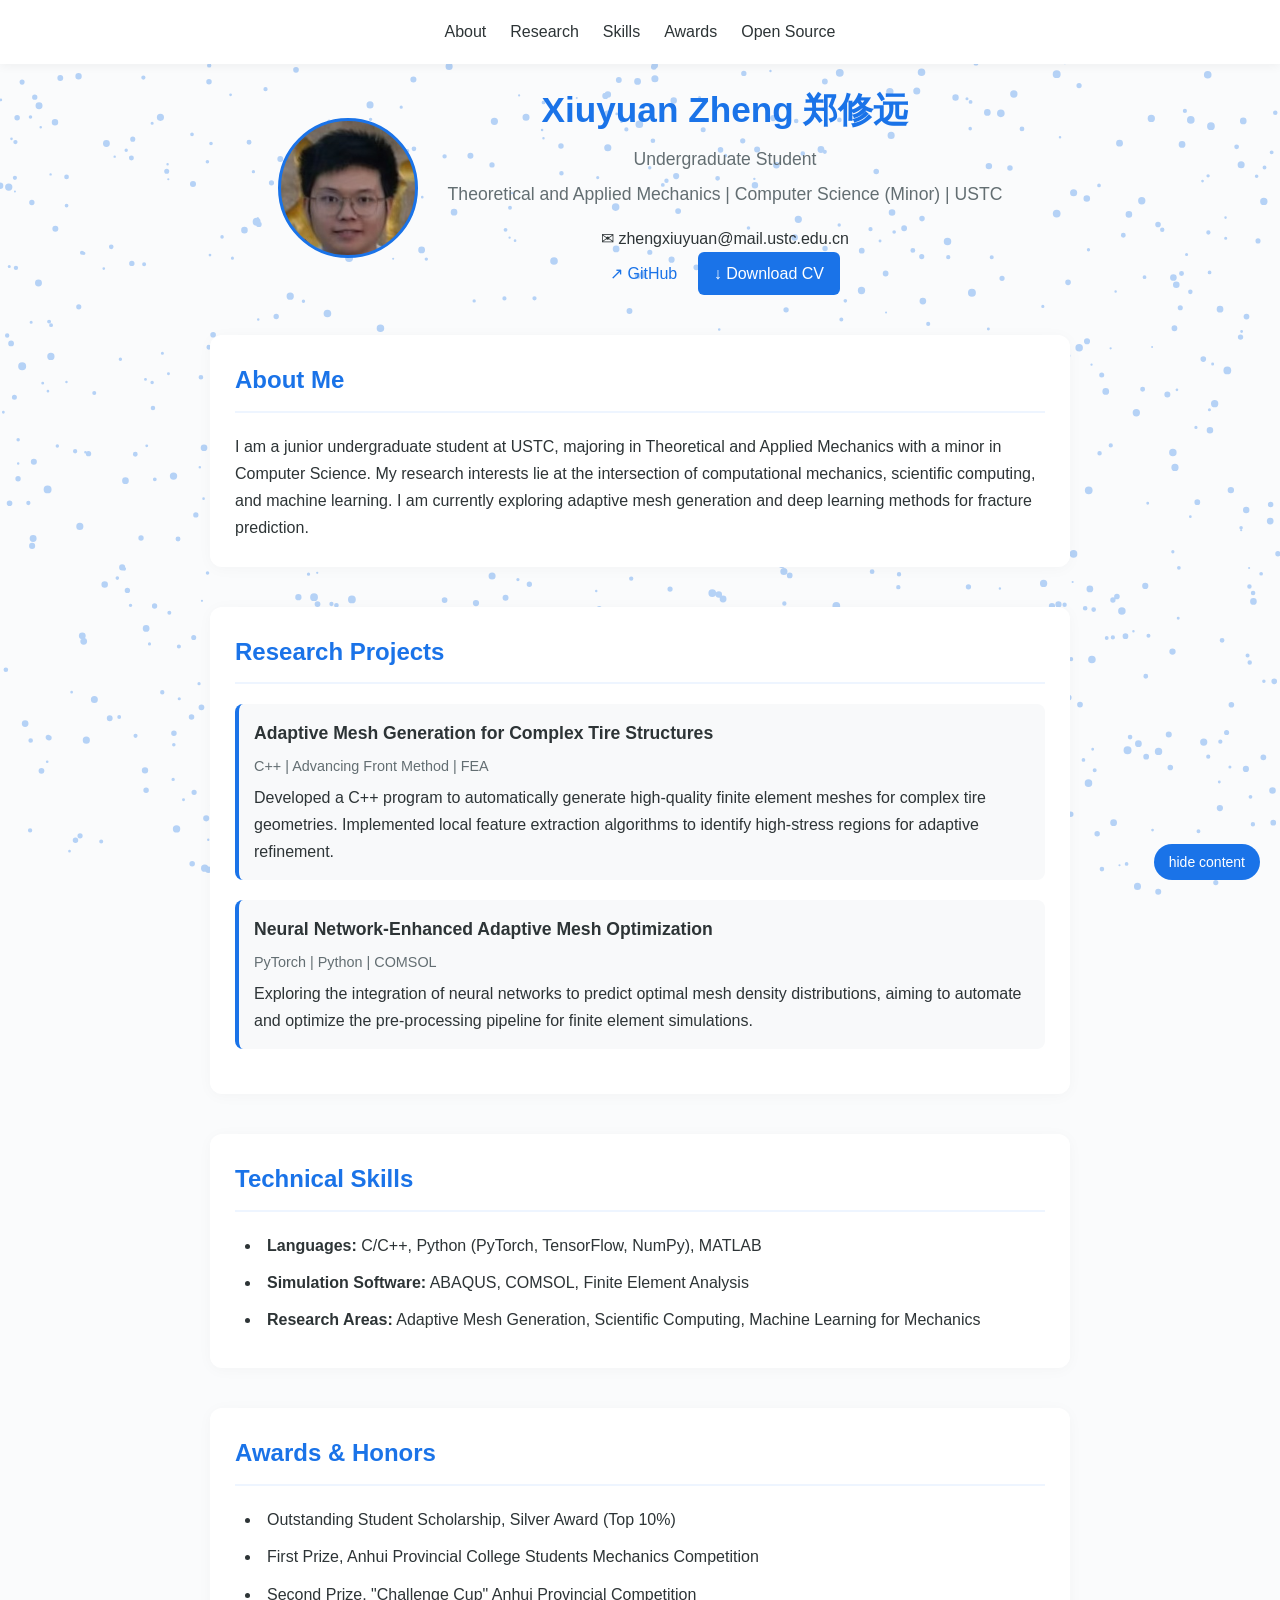
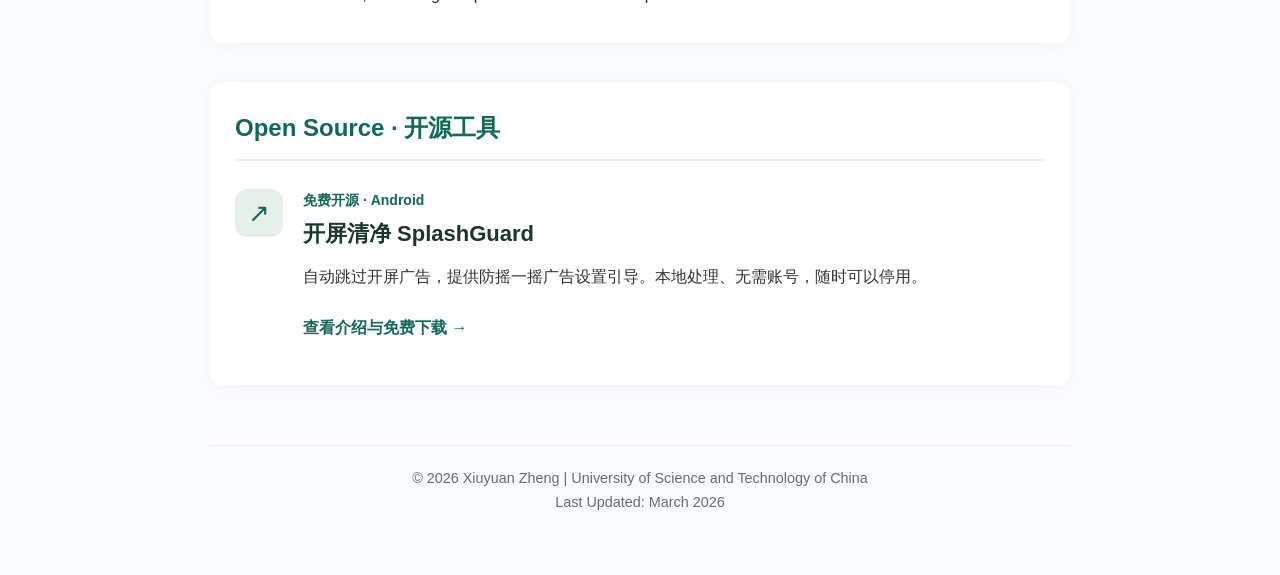
<file: index.html>
<!--
Xiuyuan Zheng 2026 (C) All rights reserved.
-->
<!DOCTYPE html>
<html lang="en">
<head>
    <meta charset="UTF-8">
    <meta name="viewport" content="width=device-width, initial-scale=1.0">
    <title>Xiuyuan Zheng | USTC | Theoretical and Applied Mechanics</title>
    <!-- 引入独立CSS文件 -->
    <link rel="stylesheet" href="style.css">
</head>

<body>
    <!-- 粒子画布 -->
    <canvas id="particles"></canvas>

    <!-- 粒子隐藏/显示切换按钮 -->
    <button id="toggleBtn"> hide content</button>
    
    <!-- 导航栏 -->
    <div class="navbar">
        <a href="#about">About</a>
        <a href="#research">Research</a>
        <a href="#skills">Skills</a>
        <a href="#awards">Awards</a>
        <a href="#opensource">Open Source</a>
    </div>

    <!-- 个人头部 -->
    <div class="header">
        <div class="avatar"></div>
        <div class="info">
            <h1>Xiuyuan Zheng 郑修远</h1>
            <div class="subtitle">Undergraduate Student</div>
            <div class="subtitle">Theoretical and Applied Mechanics | Computer Science (Minor) | USTC</div>
            <div class="contact">
                <span aria-hidden="true">✉</span> zhengxiuyuan@mail.ustc.edu.cn<br>
                <a href="https://github.com/zhengxiuyuanustc-cmd" target="_blank" rel="noopener noreferrer"><span aria-hidden="true">↗</span> GitHub</a>
                <!-- <a href="#" target="_blank"><i class="fas fa-graduation-cap"></i> Google Scholar</a> --><!-- 这里暂时没有发表的文章，先注释掉 -->
                <a href="CV_XiuyuanZheng_USTC.pdf" class="btn"><span aria-hidden="true">↓</span> Download CV</a>
            </div>
        </div>
    </div>

    <!-- 关于我 -->
    <div class="section" id="about">
        <h2>About Me</h2>
        <p>I am a junior undergraduate student at USTC, 
            majoring in Theoretical and Applied Mechanics with a minor in Computer Science. 
            My research interests lie at the intersection of computational mechanics, 
            scientific computing, and machine learning. 
            I am currently exploring adaptive mesh generation and deep learning methods 
            for fracture prediction.</p>
    </div>

    <!-- 研究项目 -->
    <div class="section" id="research">
        <h2>Research Projects</h2>
        <div class="project">
            <div class="project-title">Adaptive Mesh Generation for Complex Tire Structures</div>
            <div class="tags">C++ | Advancing Front Method | FEA</div>
            <p>Developed a C++ program to automatically generate high-quality finite element meshes for complex tire geometries. Implemented local feature extraction algorithms to identify high-stress regions for adaptive refinement.</p>
        </div>
        <div class="project">
            <div class="project-title">Neural Network-Enhanced Adaptive Mesh Optimization</div>
            <div class="tags">PyTorch | Python | COMSOL</div>
            <p>Exploring the integration of neural networks to predict optimal mesh density distributions, aiming to automate and optimize the pre-processing pipeline for finite element simulations.</p>
        </div>
    </div>

    <!-- 技术技能 -->
    <div class="section" id="skills">
        <h2>Technical Skills</h2>
        <ul>
            <li><strong>Languages:</strong> C/C++, Python (PyTorch, TensorFlow, NumPy), MATLAB</li>
            <li><strong>Simulation Software:</strong> ABAQUS, COMSOL, Finite Element Analysis</li>
            <li><strong>Research Areas:</strong> Adaptive Mesh Generation, Scientific Computing, Machine Learning for Mechanics</li>
        </ul>
    </div>

    <!-- 奖项荣誉 -->
    <div class="section" id="awards">
        <h2>Awards & Honors</h2>
        <ul>
            <li>Outstanding Student Scholarship, Silver Award (Top 10%)</li>
            <li>First Prize, Anhui Provincial College Students Mechanics Competition</li>
            <li>Second Prize, "Challenge Cup" Anhui Provincial Competition</li>
        </ul>
    </div>

    <section class="section open-source-section" id="opensource" aria-labelledby="opensource-title">
        <h2 id="opensource-title">Open Source · 开源工具</h2>
        <div class="open-source-tool">
            <span class="tool-symbol" aria-hidden="true">↗</span>
            <div><p class="tool-eyebrow">免费开源 · Android</p><h3>开屏清净 SplashGuard</h3><p>自动跳过开屏广告，提供防摇一摇广告设置引导。本地处理、无需账号，随时可以停用。</p><a class="tool-link" href="splashguard/">查看介绍与免费下载 →</a></div>
        </div>
    </section>

    <!-- 页脚 -->
    <div class="footer">
        © 2026 Xiuyuan Zheng | University of Science and Technology of China <br>
        Last Updated: March 2026
    </div>

    <!-- 引入独立粒子JS文件 -->
    <script src="particles.js"></script>
</body>
</html>
</file>
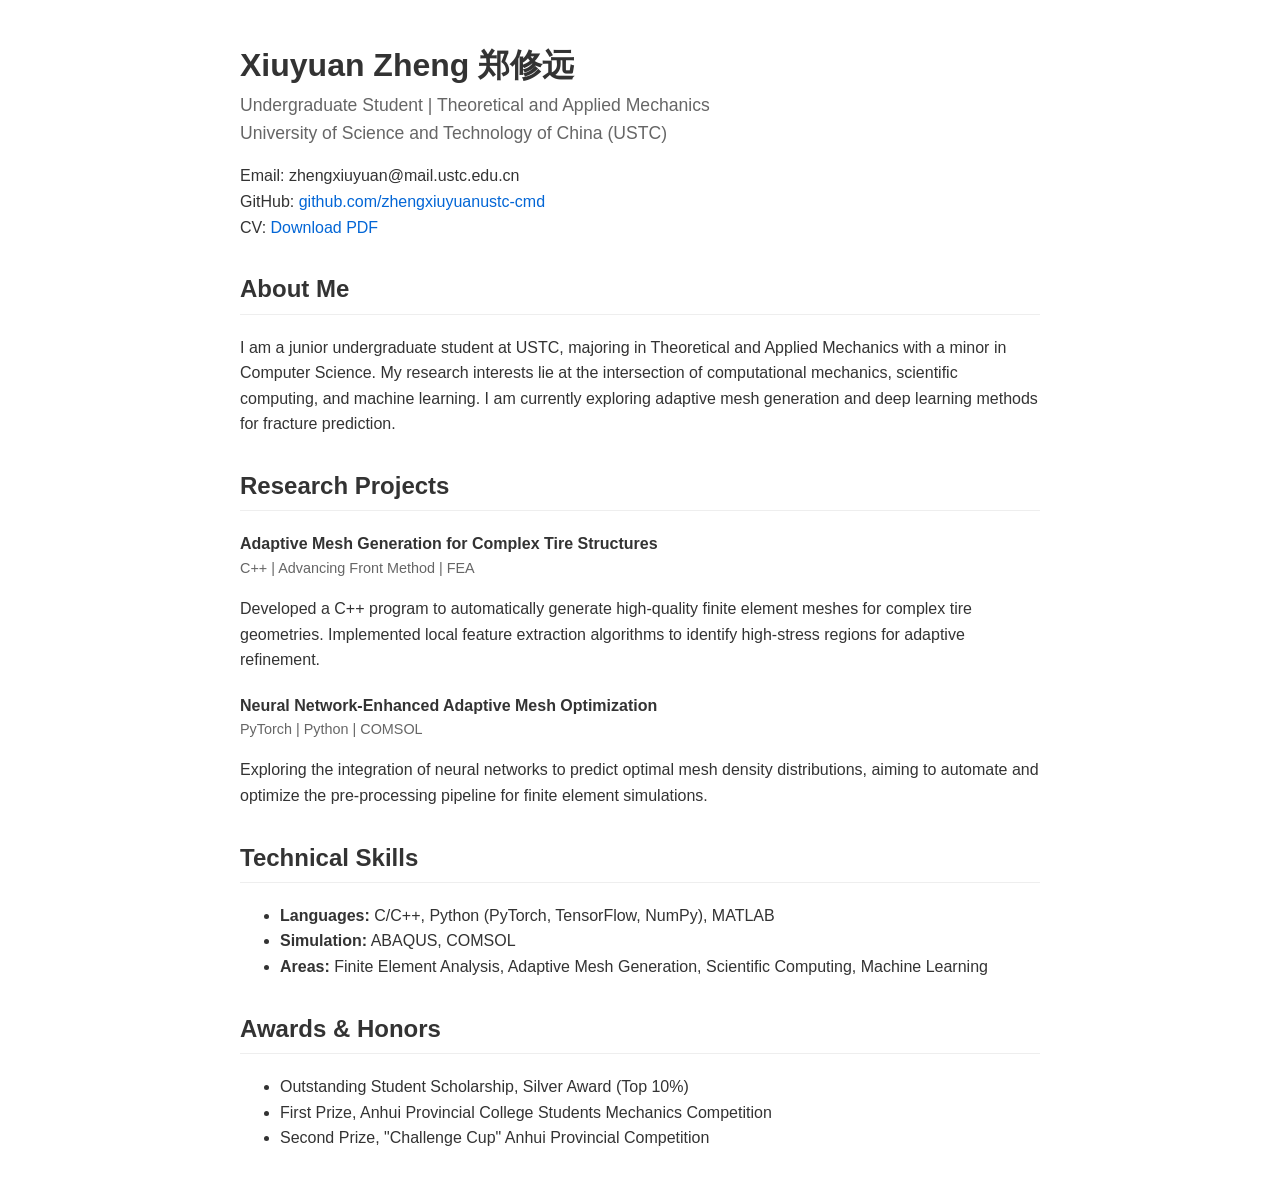
<file: beifen/index.html>
<!--
Xiuyuan Zheng 2026 (C) All rights reserved. 
-->

<!DOCTYPE html>
<html>
<head>
     <meta charset="UTF-8" http-equiv="content-type" content="text/html; charset=windows-1252"> <!--这行的作用是指定网页的字符编码为UTF-8，同时也包含了一个过时的声明（windows-1252）。现代浏览器会优先使用UTF-8编码来解析网页内容，确保正确显示各种语言字符。 -->
    <title>Xiuyuan Zheng | USTC</title>
    <style>
        body {
            font-family: -apple-system, BlinkMacSystemFont, 'Segoe UI', Roboto, Arial, sans-serif;
            max-width: 800px;
            margin: 40px auto;
            padding: 0 20px;
            line-height: 1.6;
            color: #333;
        }
        h1 { font-size: 2em; margin-bottom: 0; }
        .subtitle { color: #666; margin-top: 0; font-size: 1.1em; }
        a { color: #0366d6; text-decoration: none; }
        a:hover { text-decoration: underline; }
        .section { margin: 30px 0; }
        h2 { border-bottom: 1px solid #eee; padding-bottom: 5px; }
        .project { margin: 20px 0; }
        .project-title { font-weight: bold; }
        .tags { color: #666; font-size: 0.9em; }
    </style>
</head>
<body>
    <h1>Xiuyuan Zheng 郑修远</h1>
    <div class="subtitle">Undergraduate Student | Theoretical and Applied Mechanics</div>
    <div class="subtitle">University of Science and Technology of China (USTC)</div>
    <p>
        Email: zhengxiuyuan@mail.ustc.edu.cn<br>
        GitHub: <a href="https://github.com/zhengxiuyuanustc-cmd">github.com/zhengxiuyuanustc-cmd</a><br>
        CV: <a href="CV_XiuyuanZheng_USTC.pdf">Download PDF</a>
    </p>

    <div class="section">
        <h2>About Me</h2>
        <p>I am a junior undergraduate student at USTC, majoring in Theoretical and Applied Mechanics with a minor in Computer Science. My research interests lie at the intersection of computational mechanics, scientific computing, and machine learning. I am currently exploring adaptive mesh generation and deep learning methods for fracture prediction.</p>
    </div>

    <div class="section">
        <h2>Research Projects</h2>
        <div class="project">
            <div class="project-title">Adaptive Mesh Generation for Complex Tire Structures</div>
            <div class="tags">C++ | Advancing Front Method | FEA</div>
            <p>Developed a C++ program to automatically generate high-quality finite element meshes for complex tire geometries. Implemented local feature extraction algorithms to identify high-stress regions for adaptive refinement.</p>
        </div>
        <div class="project">
            <div class="project-title">Neural Network-Enhanced Adaptive Mesh Optimization</div>
            <div class="tags">PyTorch | Python | COMSOL</div>
            <p>Exploring the integration of neural networks to predict optimal mesh density distributions, aiming to automate and optimize the pre-processing pipeline for finite element simulations.</p>
        </div>
    </div>

    <div class="section">
        <h2>Technical Skills</h2>
        <ul>
            <li><strong>Languages:</strong> C/C++, Python (PyTorch, TensorFlow, NumPy), MATLAB</li>
            <li><strong>Simulation:</strong> ABAQUS, COMSOL</li>
            <li><strong>Areas:</strong> Finite Element Analysis, Adaptive Mesh Generation, Scientific Computing, Machine Learning</li>
        </ul>
    </div>

    <div class="section">
        <h2>Awards & Honors</h2>
        <ul>
            <li>Outstanding Student Scholarship, Silver Award (Top 10%)</li>
            <li>First Prize, Anhui Provincial College Students Mechanics Competition</li>
            <li>Second Prize, "Challenge Cup" Anhui Provincial Competition</li>
        </ul>
    </div>
</body>
</html>
</file>
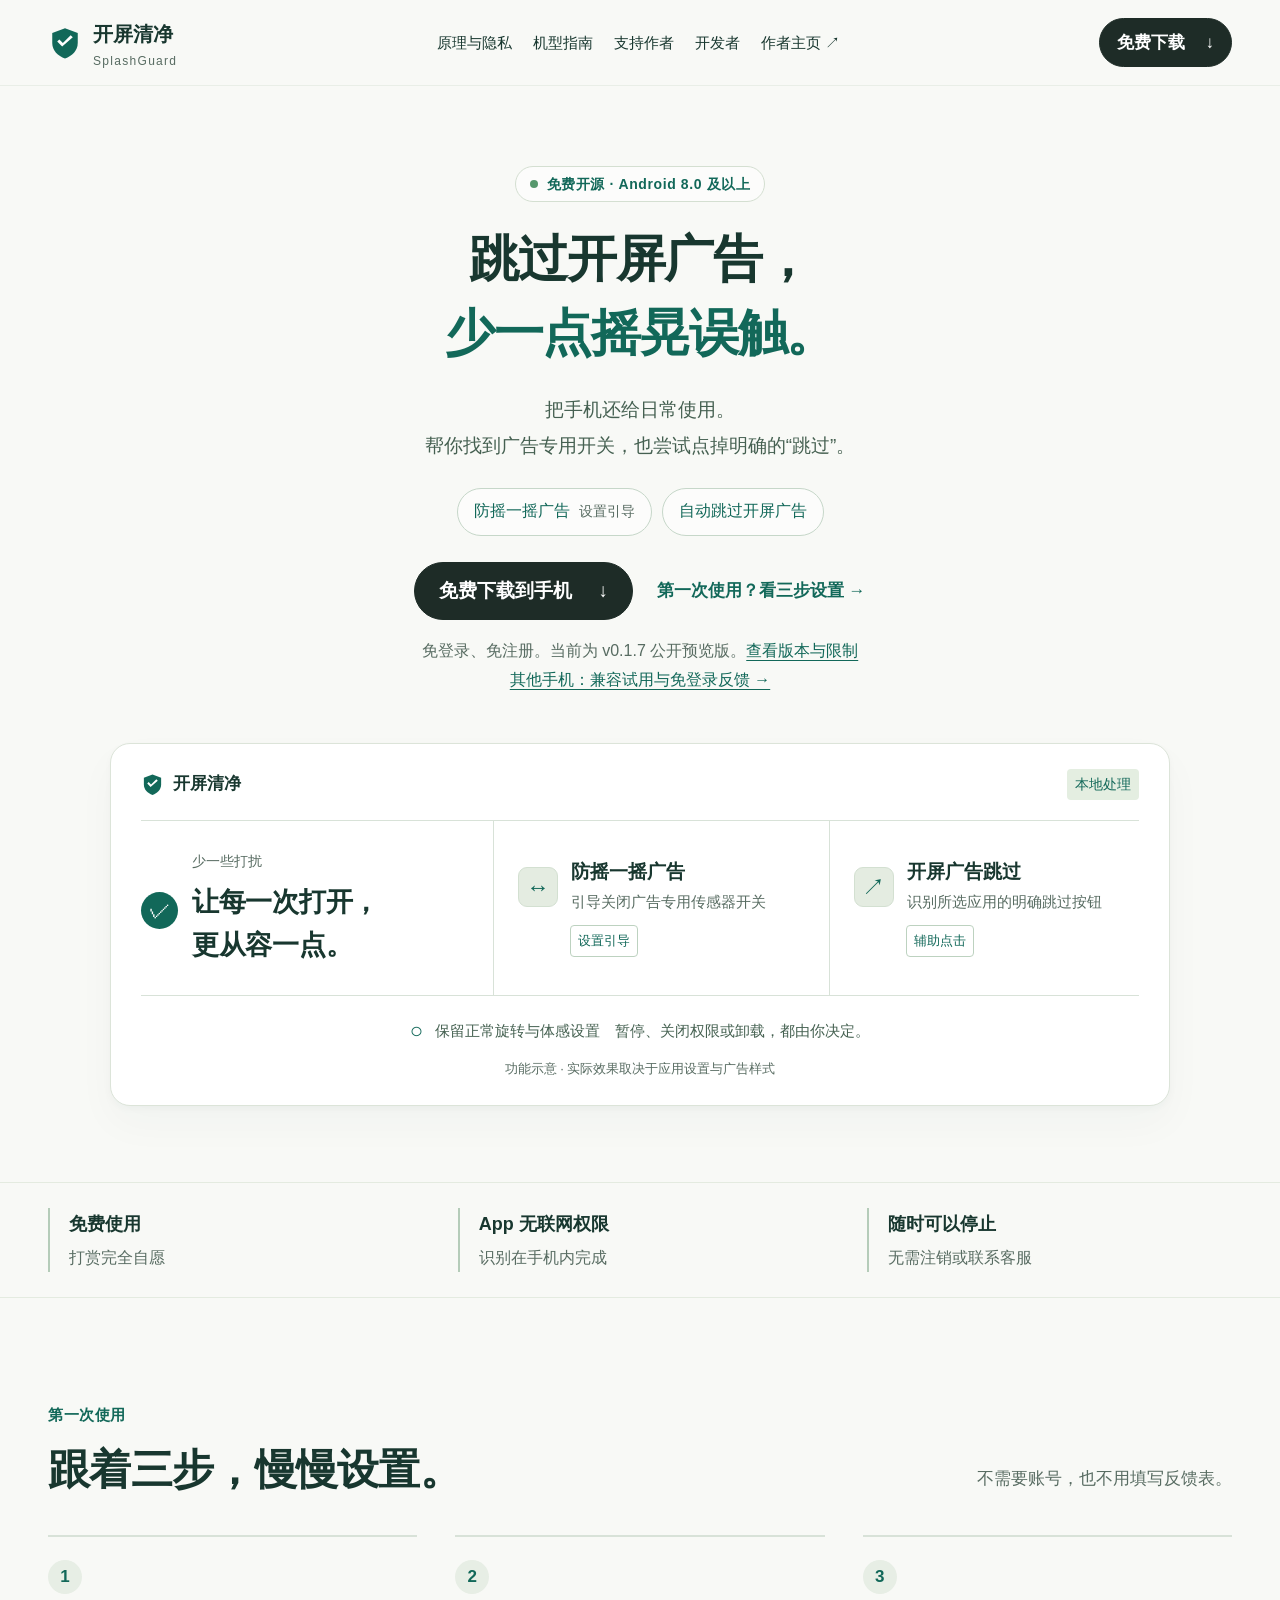
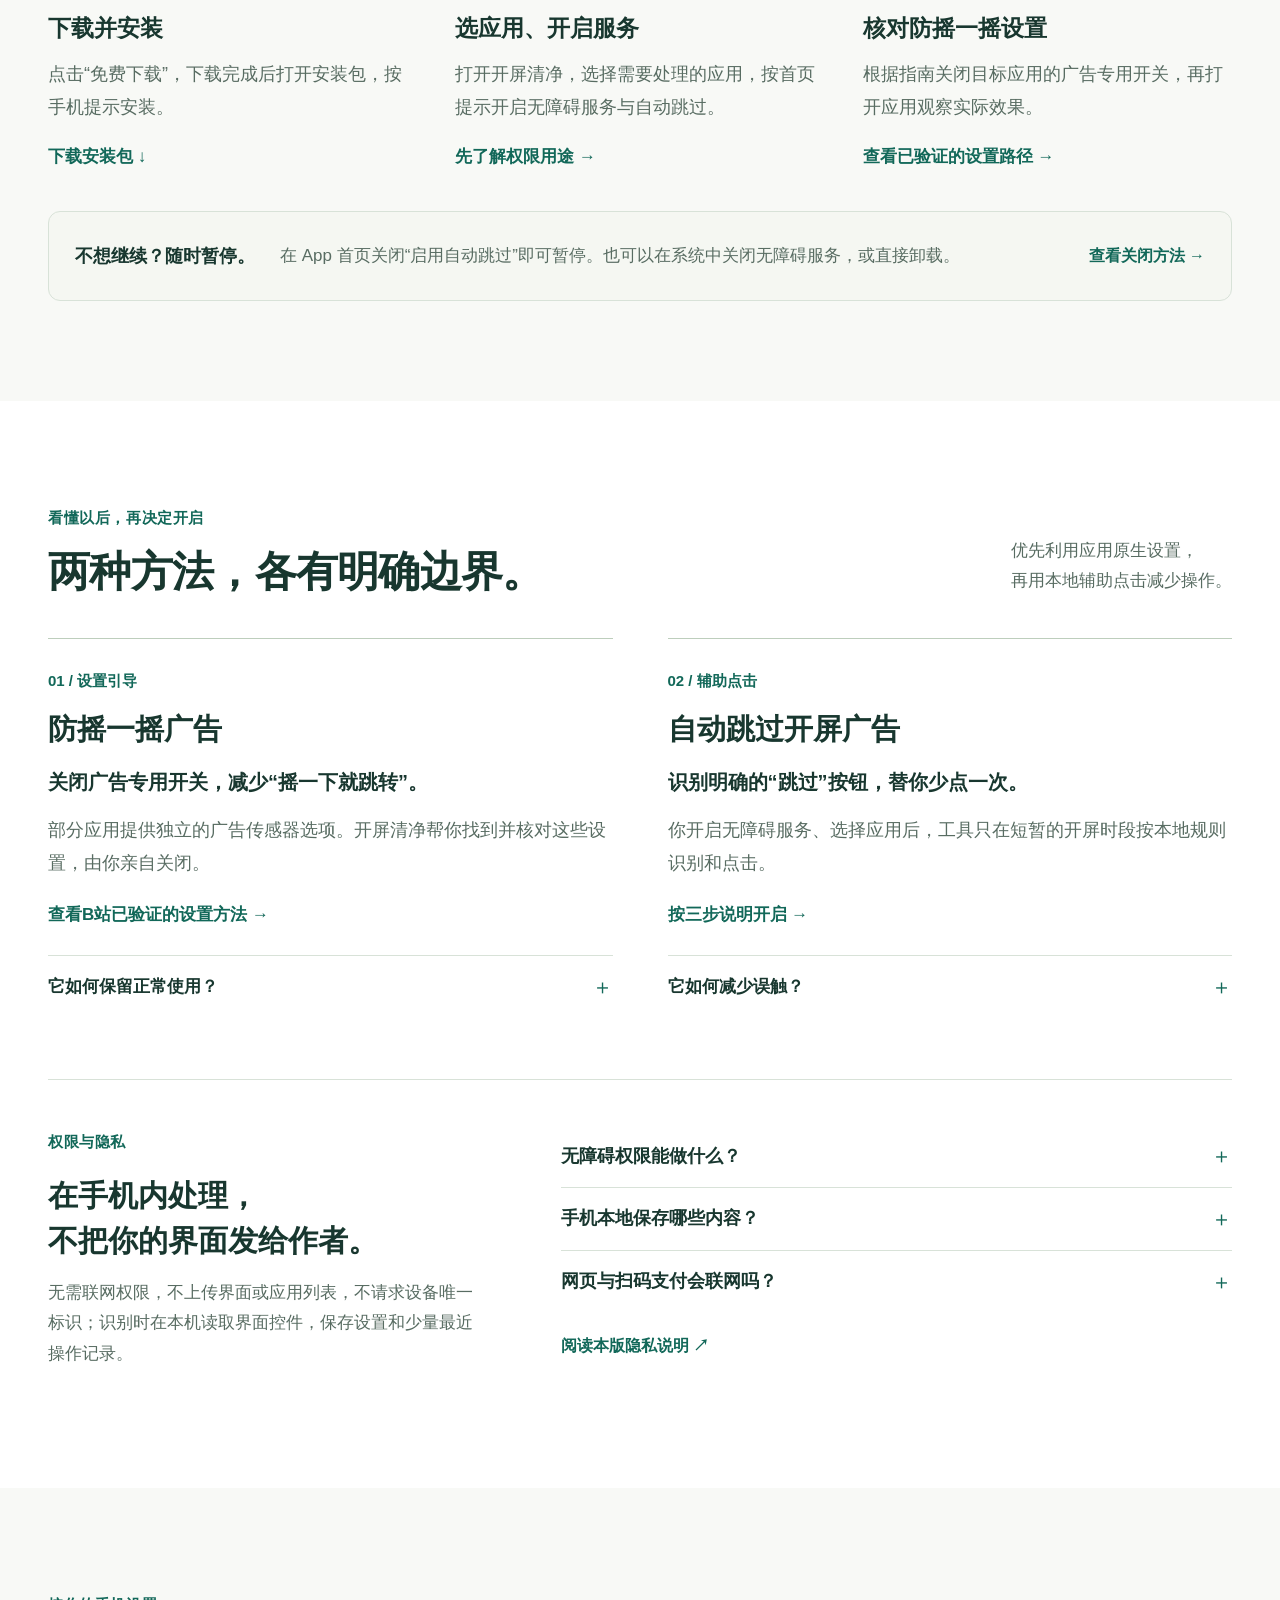
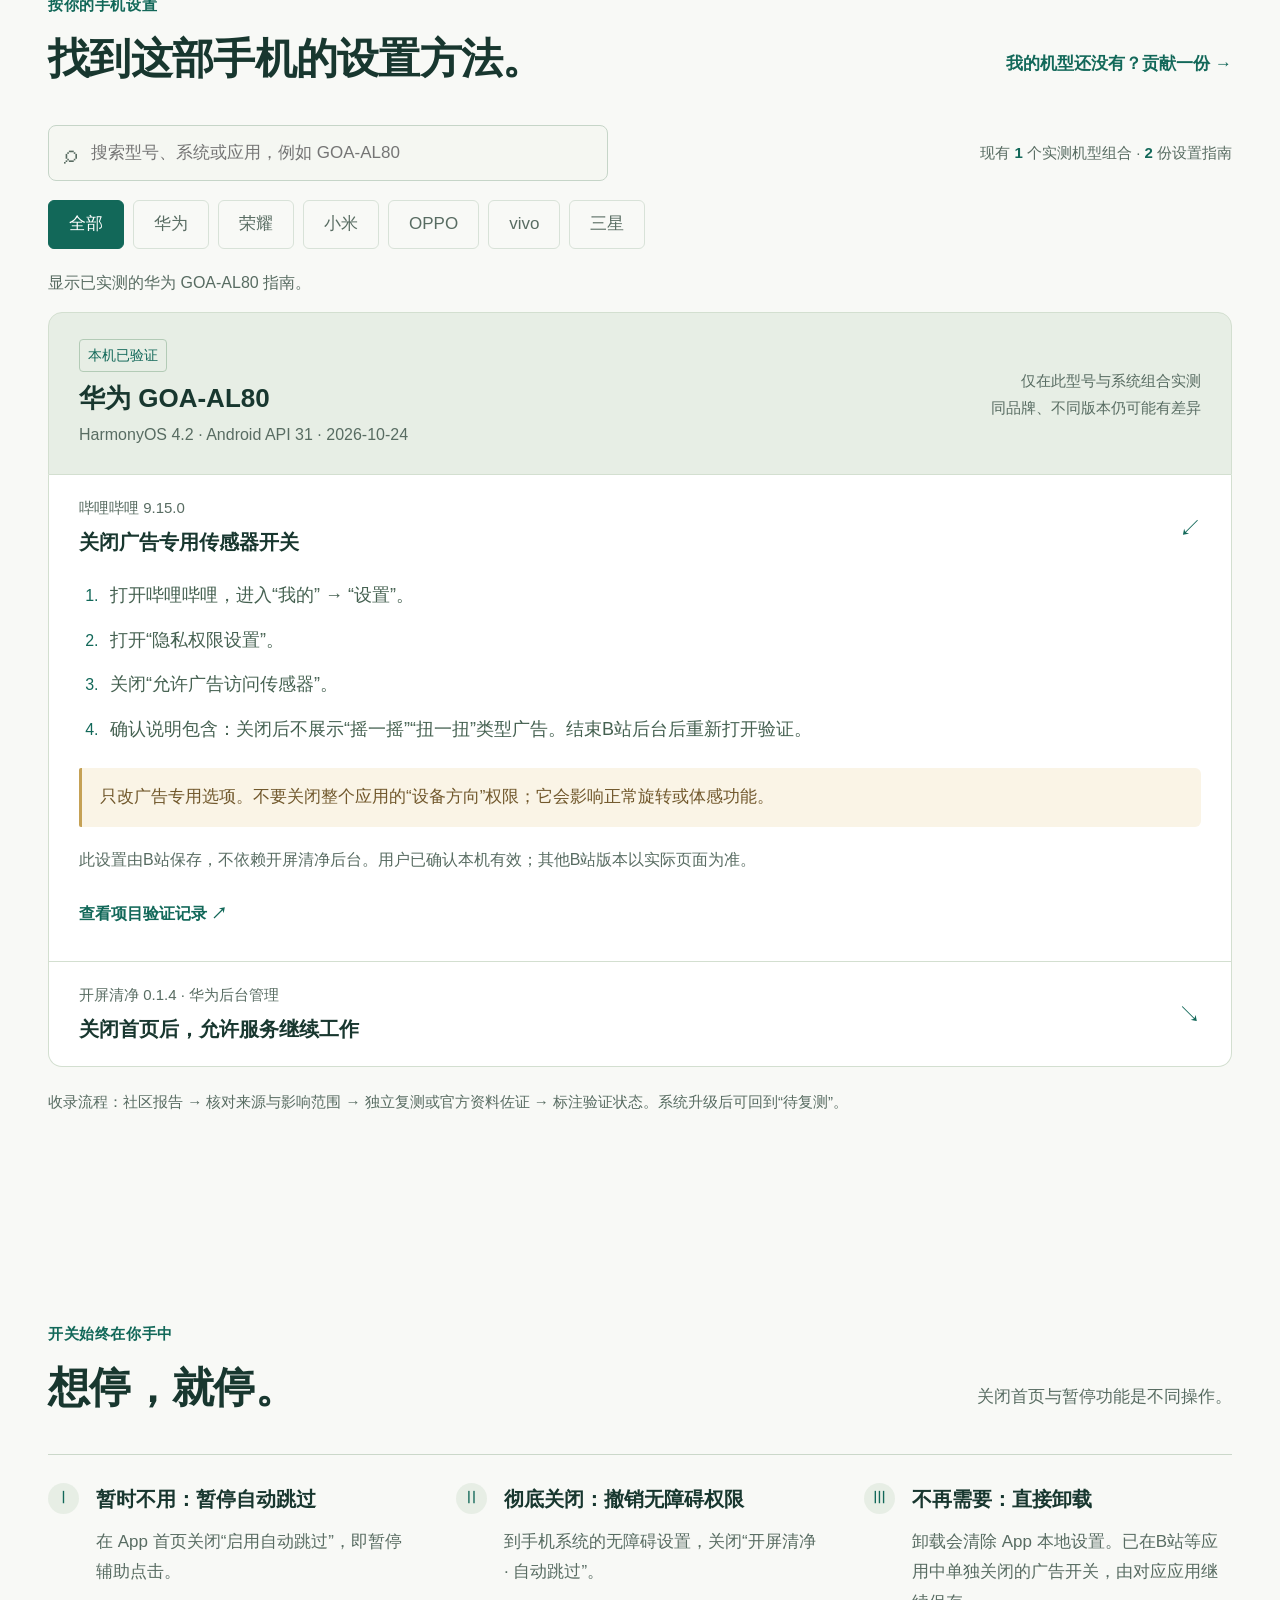
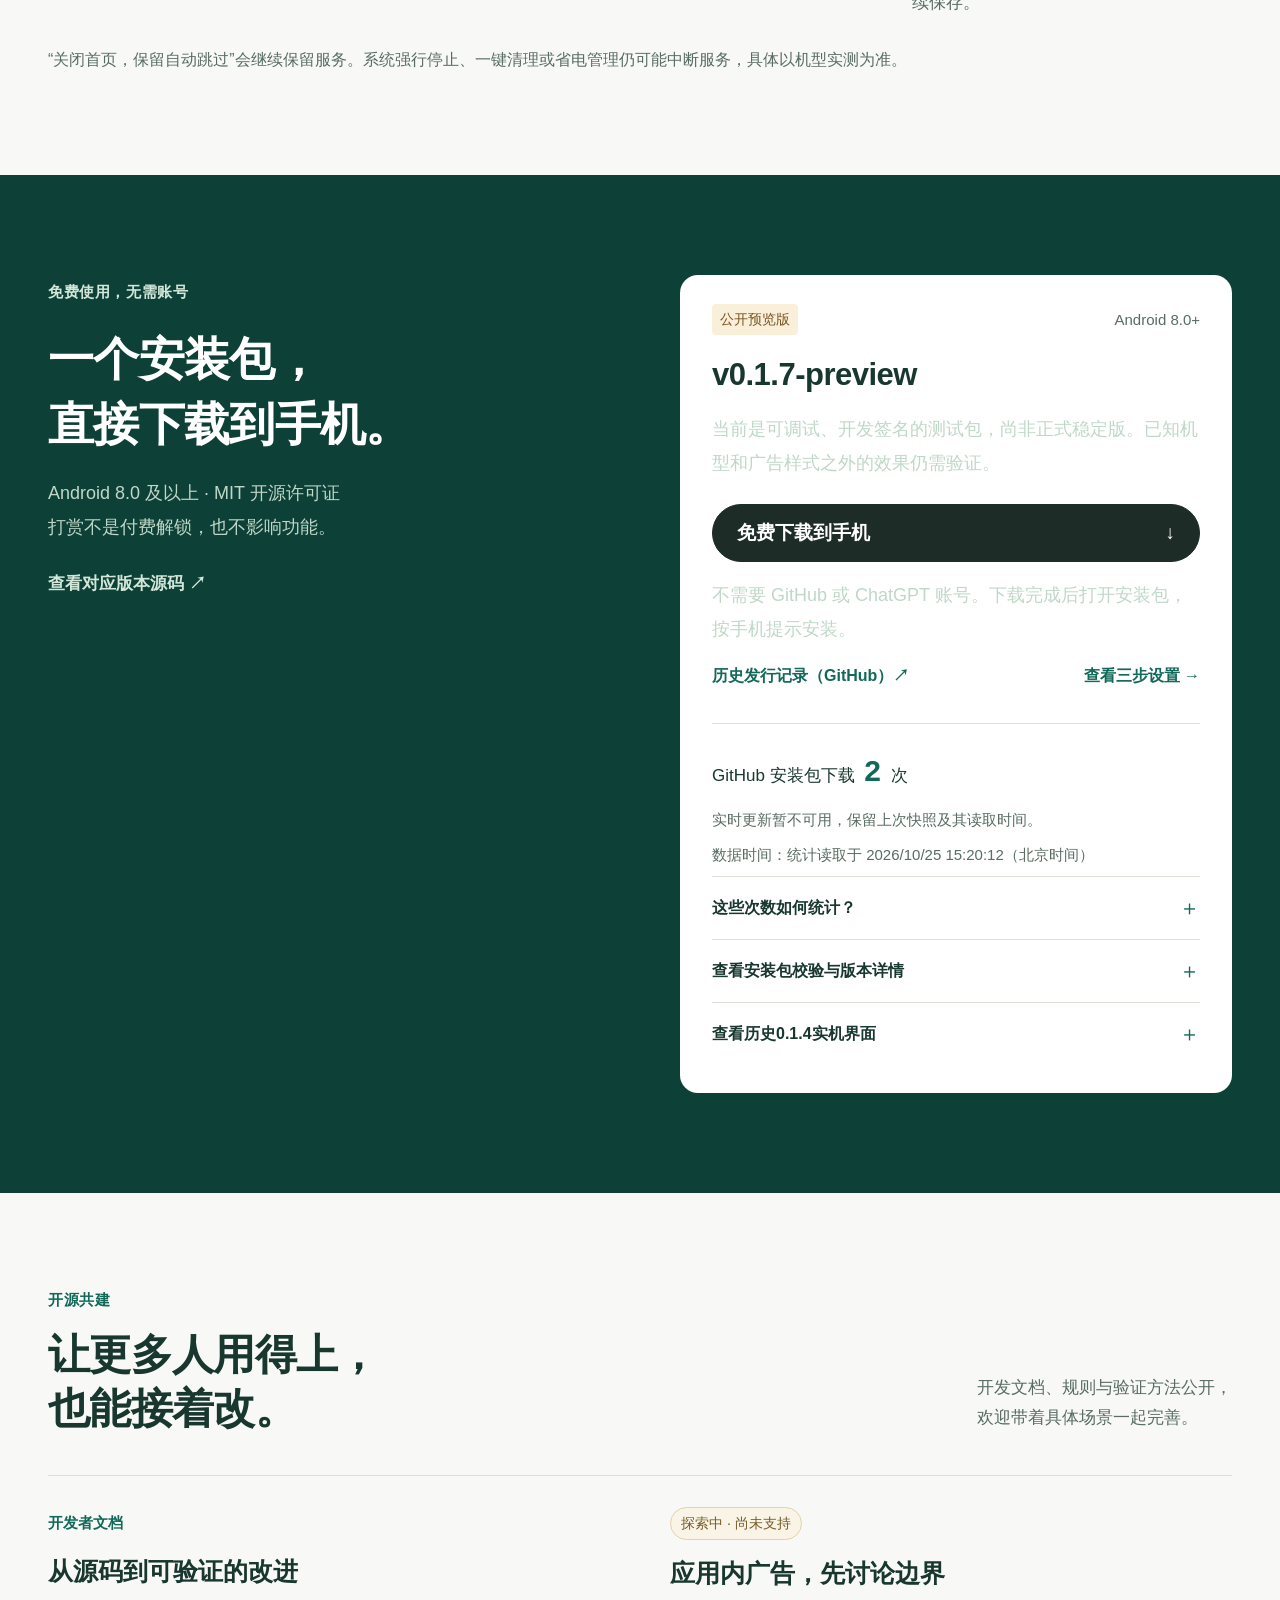
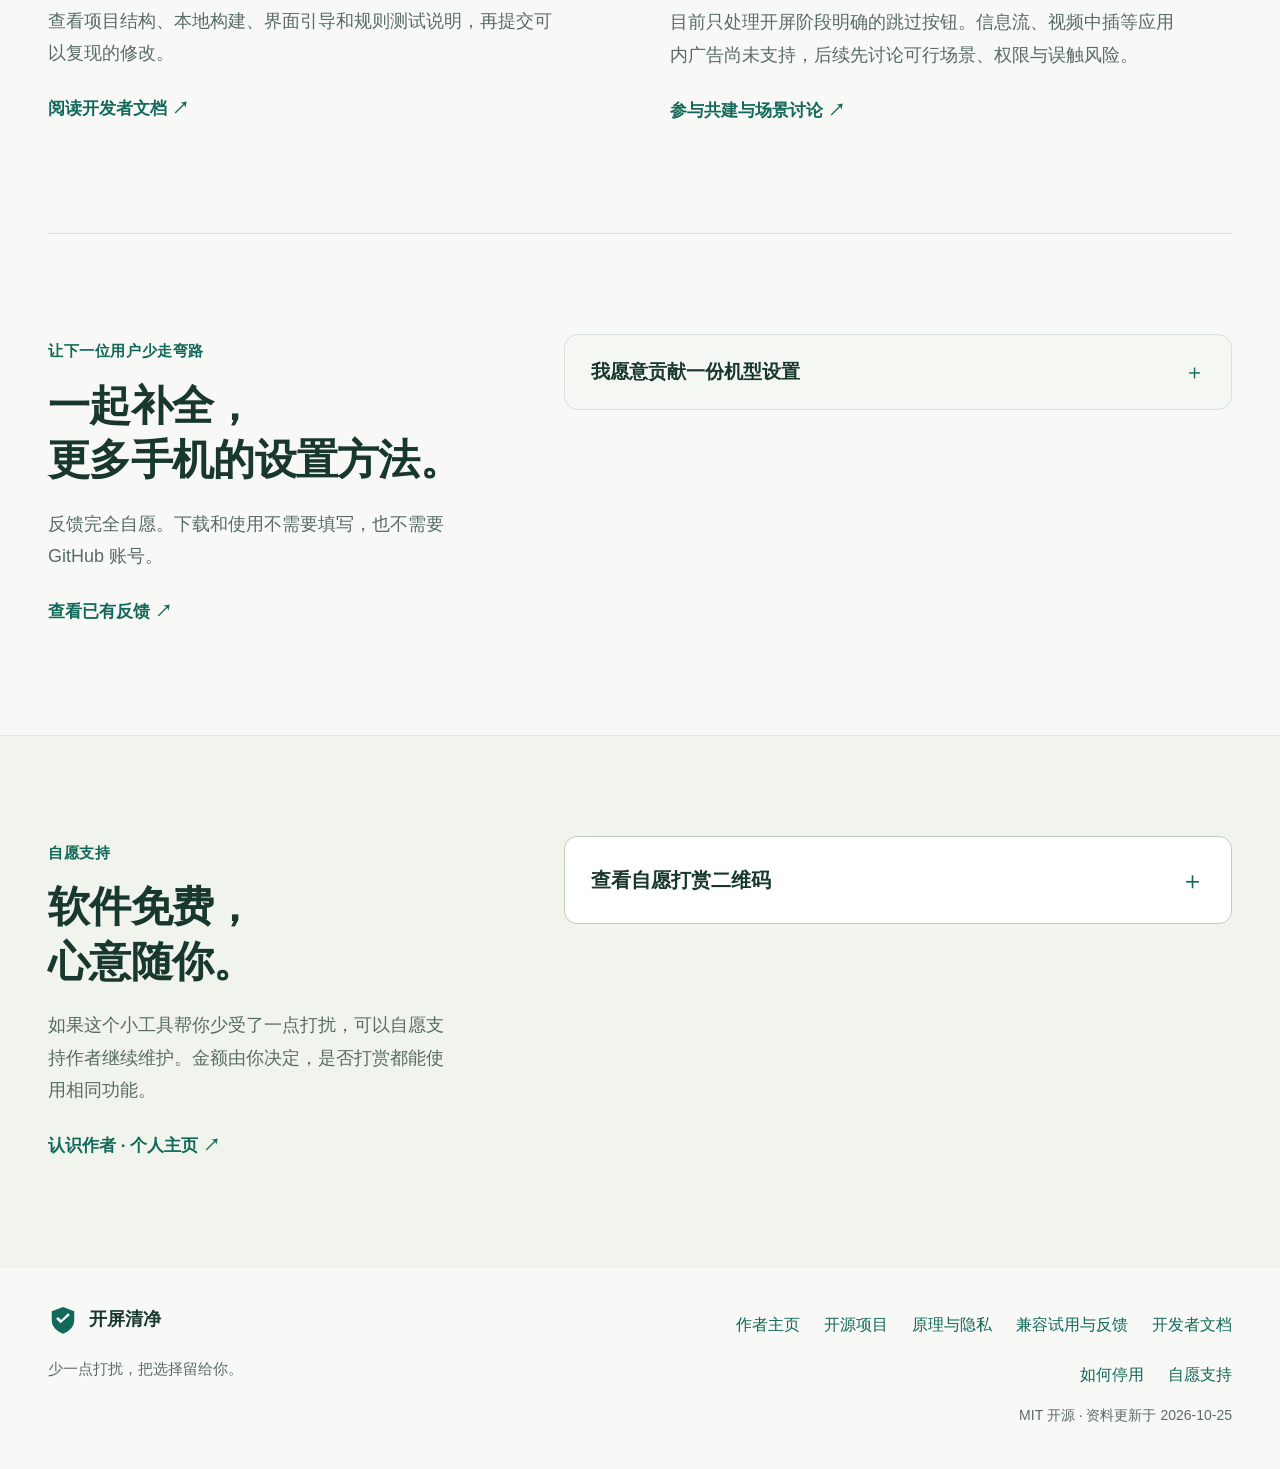
<file: splashguard/index.html>
<!doctype html>
<html lang="zh-CN">
<head>
  <meta charset="utf-8">
  <meta name="viewport" content="width=device-width, initial-scale=1">
  <meta name="theme-color" content="#126859">
  <link rel="canonical" href="https://zhengxiuyuanustc-cmd.github.io/xiuyuanzheng.github.io/splashguard/">
  <meta property="og:url" content="https://zhengxiuyuanustc-cmd.github.io/xiuyuanzheng.github.io/splashguard/">
  <meta property="og:title" content="开屏清净 · 跳过开屏广告，减少摇晃误触">
  <meta name="description" content="免费开源的安卓开屏广告辅助工具：自动跳过明确的广告按钮，提供防摇一摇广告设置引导。本地处理、无需账号，随时可暂停。">
  <meta http-equiv="Content-Security-Policy" content="default-src 'self'; script-src 'self'; style-src 'self'; img-src 'self' data:; connect-src 'self' https://api.github.com; form-action 'none'; base-uri 'none'; object-src 'none'">
  <title>开屏清净 · 跳过开屏广告，减少摇晃误触</title>
  <link rel="icon" href="assets/shield.svg" type="image/svg+xml">
  <link rel="stylesheet" href="styles.css">
  <script src="app.js" defer></script>
  <script src="download-stats.js" defer></script>
</head>
<body>
  <a class="skip-link" href="#main">跳到正文</a>
  <header class="header">
    <a class="brand" href="#main" aria-label="开屏清净首页"><img src="assets/shield.svg" width="34" height="34" alt=""><span>开屏清净<small>SplashGuard</small></span></a>
    <nav aria-label="主导航"><a href="#how">原理与隐私</a><a href="#guides">机型指南</a><a href="#support">支持作者</a><a href="#developers">开发者</a><a href="../">作者主页 ↗</a></nav>
    <a class="button small" href="downloads/SplashGuard-0.1.7-preview.apk" download>免费下载 <span aria-hidden="true">↓</span></a>
  </header>
  <main id="main">
    <section class="hero wrap" aria-labelledby="hero-title">
      <div class="hero-copy">
        <span class="eyebrow"><span class="live-dot"></span>免费开源 · Android 8.0 及以上</span>
        <h1 id="hero-title">跳过开屏广告，<br><span>少一点摇晃误触。</span></h1>
        <p class="lead">把手机还给日常使用。<br>帮你找到广告专用开关，也尝试点掉明确的“跳过”。</p>
        <div class="feature-pills" aria-label="两项主要功能"><a href="#shake">防摇一摇广告 <small>设置引导</small></a><a href="#skip">自动跳过开屏广告</a></div>
        <div class="actions"><a class="button" href="downloads/SplashGuard-0.1.7-preview.apk" download>免费下载到手机 <span aria-hidden="true">↓</span></a><a class="text-link" href="#start">第一次使用？看三步设置 →</a></div>
        <p class="download-simple-note">免登录、免注册。当前为 v0.1.7 公开预览版。<a href="#download">查看版本与限制</a><br><a href="testing/">其他手机：兼容试用与免登录反馈 →</a></p>
      </div>
      <aside class="hero-panel" aria-label="功能作用示意">
        <div class="panel-top"><span><img src="assets/shield.svg" width="23" height="23" alt="">开屏清净</span><span class="local-badge">本地处理</span></div>
        <div class="panel-intro"><span class="status-mark" aria-hidden="true">✓</span><div><p>少一些打扰</p><h2>让每一次打开，<br>更从容一点。</h2></div></div>
        <div class="panel-feature"><span class="feature-icon" aria-hidden="true">↔</span><div><h3>防摇一摇广告</h3><p>引导关闭广告专用传感器开关</p></div><span class="mode-tag">设置引导</span></div>
        <div class="panel-feature"><span class="feature-icon" aria-hidden="true">↗</span><div><h3>开屏广告跳过</h3><p>识别所选应用的明确跳过按钮</p></div><span class="mode-tag">辅助点击</span></div>
        <div class="panel-note"><span aria-hidden="true">○</span><p>保留正常旋转与体感设置<br><b>暂停、关闭权限或卸载，都由你决定。</b></p></div>
        <p class="diagram-caption">功能示意 · 实际效果取决于应用设置与广告样式</p>
      </aside>
    </section>

    <section class="trust-strip" aria-label="使用方式"><div class="wrap"><p><b>免费使用</b><span>打赏完全自愿</span></p><p><b>App 无联网权限</b><span>识别在手机内完成</span></p><p><b>随时可以停止</b><span>无需注销或联系客服</span></p></div></section>

    <section id="start" class="section wrap" aria-labelledby="start-title">
      <div class="section-head"><div><span class="eyebrow">第一次使用</span><h2 id="start-title">跟着三步，慢慢设置。</h2></div><p>不需要账号，也不用填写反馈表。</p></div>
      <ol class="start-steps">
        <li><span class="step-number">1</span><h3>下载并安装</h3><p>点击“免费下载”，下载完成后打开安装包，按手机提示安装。</p><a href="downloads/SplashGuard-0.1.7-preview.apk" download>下载安装包 ↓</a></li>
        <li><span class="step-number">2</span><h3>选应用、开启服务</h3><p>打开开屏清净，选择需要处理的应用，按首页提示开启无障碍服务与自动跳过。</p><a href="#permission">先了解权限用途 →</a></li>
        <li><span class="step-number">3</span><h3>核对防摇一摇设置</h3><p>根据指南关闭目标应用的广告专用开关，再打开应用观察实际效果。</p><a href="#guides">查看已验证的设置路径 →</a></li>
      </ol>
      <div class="notice"><b>不想继续？随时暂停。</b><p>在 App 首页关闭“启用自动跳过”即可暂停。也可以在系统中关闭无障碍服务，或直接卸载。</p><a href="#control">查看关闭方法 →</a></div>
    </section>

    <section id="how" class="section how-section" aria-labelledby="how-title"><div class="wrap">
      <div class="section-head"><div><span class="eyebrow">看懂以后，再决定开启</span><h2 id="how-title">两种方法，各有明确边界。</h2></div><p>优先利用应用原生设置，<br>再用本地辅助点击减少操作。</p></div>
      <div class="feature-grid">
        <article id="shake" class="feature-article"><span class="feature-number">01 / 设置引导</span><h3>防摇一摇广告</h3><p class="feature-summary">关闭广告专用开关，减少“摇一下就跳转”。</p><p>部分应用提供独立的广告传感器选项。开屏清净帮你找到并核对这些设置，由你亲自关闭。</p><a class="text-link" href="#guides">查看B站已验证的设置方法 →</a><details><summary>它如何保留正常使用？</summary><div class="details-body"><p>我们只推荐广告专用选项，不关闭整个应用或系统的方向传感器。正常旋转、导航与体感功能应按应用原有设置继续使用；不同版本以其选项说明为准。</p><p>应用原生开关由该应用保存。没有专用开关的应用，无法靠这份引导统一阻止摇一摇跳转；自动跳过也不能保证赶在跳转前完成。</p></div></details></article>
        <article id="skip" class="feature-article"><span class="feature-number">02 / 辅助点击</span><h3>自动跳过开屏广告</h3><p class="feature-summary">识别明确的“跳过”按钮，替你少点一次。</p><p>你开启无障碍服务、选择应用后，工具只在短暂的开屏时段按本地规则识别和点击。</p><a class="text-link" href="#start">按三步说明开启 →</a><details><summary>它如何减少误触？</summary><div class="details-body"><p>规则结合应用、按钮文字、控件信息及位置判断，只尝试明确的开屏“跳过”。不会把普通“×”或一般“关闭”当作通用点击目标。</p><p>没有可访问按钮、广告样式改变或系统停止服务时，可能无法跳过。无障碍点击仍可能误判，首次使用请观察；不建议将银行、支付、导航和体感游戏加入处理范围。</p></div></details></article>
      </div>
      <div id="permission" class="privacy-block"><div><span class="eyebrow">权限与隐私</span><h3>在手机内处理，<br>不把你的界面发给作者。</h3><p>无需联网权限，不上传界面或应用列表，不请求设备唯一标识；识别时在本机读取界面控件，保存设置和少量最近操作记录。</p></div><div class="privacy-details"><details><summary>无障碍权限能做什么？</summary><div class="details-body"><p>系统授予服务读取界面控件和模拟点击的能力，授权范围较大。服务会读取前台窗口与包名以判断应用，再仅对你选中的应用识别和点击广告按钮；不能将授权理解为“只能看见所选应用”。</p><p>权限必须由你本人开启。你可以随时关闭本服务，不需要 root。</p></div></details><details><summary>手机本地保存哪些内容？</summary><div class="details-body"><p>App 保存启用状态、所选应用、跳过计数及少量最近操作记录，包括最近按钮文字。这些数据保留在手机内，不上传给作者；不保存完整页面或输入内容，没有统计 SDK。可以通过系统清除应用数据或卸载删除。</p><p>本地记录不等于完全不读取数据。系统权限较大，规则也可能漏过或误判，开源与无联网权限都不是绝对安全保证。</p></div></details><details><summary>网页与扫码支付会联网吗？</summary><div class="details-body"><p>访问网站、下载安装包、打开源码和提交反馈需要联网。本站没有第三方分析、广告或追踪脚本。下载统计读取 GitHub 公开的发行附件累计次数，读取失败时使用带时间的本站快照，不向作者发送点击事件。GitHub Pages 与公开 API 仍会处理访问请求。</p><p>支持作者时，二维码图片由本站提供。识码、收款方核对与付款确认在你选择的支付平台进行，由该平台按其规则处理。</p></div></details><a class="text-link" href="https://github.com/zhengxiuyuanustc-cmd/SplashGuard/blob/ff2e8c10970835bda409fb909844e9c63031d94f/PRIVACY.md" target="_blank" rel="noopener noreferrer">阅读本版隐私说明 ↗</a></div></div>
    </div></section>

    <section id="guides" class="guide-section section" aria-labelledby="guide-title"><div class="wrap">
      <div class="section-head"><div><span class="eyebrow">按你的手机设置</span><h2 id="guide-title">找到这部手机的设置方法。</h2></div><a class="text-link" href="#contribute">我的机型还没有？贡献一份 →</a></div>
      <div class="guide-toolbar"><label class="search"><span aria-hidden="true">⌕</span><input id="guide-search" type="search" placeholder="搜索型号、系统或应用，例如 GOA-AL80" aria-label="搜索机型指南"></label><span class="guide-count">现有 <b>1</b> 个实测机型组合 · <b>2</b> 份设置指南</span></div>
      <div class="brand-filters" role="group" aria-label="按品牌筛选"><button class="filter active" type="button" data-brand="全部" aria-pressed="true">全部</button><button class="filter" type="button" data-brand="华为" aria-pressed="false">华为</button><button class="filter" type="button" data-brand="荣耀" aria-pressed="false">荣耀</button><button class="filter" type="button" data-brand="小米" aria-pressed="false">小米</button><button class="filter" type="button" data-brand="OPPO" aria-pressed="false">OPPO</button><button class="filter" type="button" data-brand="vivo" aria-pressed="false">vivo</button><button class="filter" type="button" data-brand="三星" aria-pressed="false">三星</button></div>
      <p id="guide-status" class="result-status" aria-live="polite">显示已实测的华为 GOA-AL80 指南。</p>
      <div id="guide-results">
        <div class="device-header"><div><span class="verified">本机已验证</span><h3>华为 GOA-AL80</h3><p>HarmonyOS 4.2 · Android API 31 · 2026-10-24</p></div><span class="device-note">仅在此型号与系统组合实测<br>同品牌、不同版本仍可能有差异</span></div>
        <details class="guide" open><summary><span><small>哔哩哔哩 9.15.0</small><b>关闭广告专用传感器开关</b></span><span class="summary-arrow" aria-hidden="true">↘</span></summary><div class="guide-body"><ol class="path-list"><li>打开哔哩哔哩，进入“我的” → “设置”。</li><li>打开“隐私权限设置”。</li><li>关闭“允许广告访问传感器”。</li><li>确认说明包含：关闭后不展示“摇一摇”“扭一扭”类型广告。结束B站后台后重新打开验证。</li></ol><div class="guide-tip">只改广告专用选项。不要关闭整个应用的“设备方向”权限；它会影响正常旋转或体感功能。</div><p class="subtle">此设置由B站保存，不依赖开屏清净后台。用户已确认本机有效；其他B站版本以实际页面为准。</p><a href="https://github.com/zhengxiuyuanustc-cmd/SplashGuard/blob/v0.1.4-preview/TESTING.md" target="_blank" rel="noopener noreferrer">查看项目验证记录 ↗</a></div></details>
        <details class="guide"><summary><span><small>开屏清净 0.1.4 · 华为后台管理</small><b>关闭首页后，允许服务继续工作</b></span><span class="summary-arrow" aria-hidden="true">↘</span></summary><div class="guide-body"><ol class="path-list"><li>在系统设置搜索“应用启动管理”（英文系统为 Launch manager）。</li><li>找到“开屏清净”，关闭“自动管理”。</li><li>同时允许“自启动”“关联启动”“后台活动”，保存。</li><li>返回开屏清净，确认无障碍服务已连接、已选应用，显示“自动跳过已就绪”。</li><li>使用“关闭首页，保留自动跳过”，再打开目标应用实测。</li></ol><div class="guide-tip">仅针对开屏清净调整。打开设置页面不代表配置完成；请检查状态并实际验证。</div><p class="subtle">本机已有划掉卡片后的知乎广告提前跳过记录。强行停止、一键清理、重启、长期省电及其他机型不在此结论内。系统关闭了无障碍服务后，需要本人重新开启。</p><a href="https://consumer.huawei.com/cn/support/content/zh-cn00410039/" target="_blank" rel="noopener noreferrer">华为官方后台说明 ↗</a></div></details>
      </div>
      <div id="guide-empty" class="empty-state" hidden><div class="empty-mark" aria-hidden="true">＋</div><h3>这部手机的指南，正在征集中。</h3><p>仍可免登录下载试用，设置入口可能不同。目前没有匹配的已复核记录；有经验的用户可以自愿分享方法。</p><a id="empty-contribute" class="button secondary" href="#contribute">分享我的设置方法 →</a></div>
      <p class="guide-legend">收录流程：社区报告 → 核对来源与影响范围 → 独立复测或官方资料佐证 → 标注验证状态。系统升级后可回到“待复测”。</p>
    </div></section>

    <section id="control" class="section wrap" aria-labelledby="control-title"><div class="section-head"><div><span class="eyebrow">开关始终在你手中</span><h2 id="control-title">想停，就停。</h2></div><p>关闭首页与暂停功能是不同操作。</p></div><div class="control-list"><article><span>Ⅰ</span><div><h3>暂时不用：暂停自动跳过</h3><p>在 App 首页关闭“启用自动跳过”，即暂停辅助点击。</p></div></article><article><span>Ⅱ</span><div><h3>彻底关闭：撤销无障碍权限</h3><p>到手机系统的无障碍设置，关闭“开屏清净 · 自动跳过”。</p></div></article><article><span>Ⅲ</span><div><h3>不再需要：直接卸载</h3><p>卸载会清除 App 本地设置。已在B站等应用中单独关闭的广告开关，由对应应用继续保存。</p></div></article></div><p class="subtle">“关闭首页，保留自动跳过”会继续保留服务。系统强行停止、一键清理或省电管理仍可能中断服务，具体以机型实测为准。</p></section>

    <section id="download" class="section download-section"><div class="wrap download-layout"><div><span class="eyebrow light">免费使用，无需账号</span><h2>一个安装包，<br>直接下载到手机。</h2><p>Android 8.0 及以上 · MIT 开源许可证<br>打赏不是付费解锁，也不影响功能。</p><a class="text-link light" href="https://github.com/zhengxiuyuanustc-cmd/SplashGuard/tree/ff2e8c10970835bda409fb909844e9c63031d94f" target="_blank" rel="noopener noreferrer">查看对应版本源码 ↗</a></div><div class="download-panel"><div class="version-line"><span class="preview-badge">公开预览版</span><span>Android 8.0+</span></div><h3>v0.1.7-preview</h3><p class="release-warning">当前是可调试、开发签名的测试包，尚非正式稳定版。已知机型和广告样式之外的效果仍需验证。</p><a class="button download-button" href="downloads/SplashGuard-0.1.7-preview.apk" download>免费下载到手机 <span aria-hidden="true">↓</span></a><p class="subtle">不需要 GitHub 或 ChatGPT 账号。下载完成后打开安装包，按手机提示安装。</p><div class="download-links"><a href="https://github.com/zhengxiuyuanustc-cmd/SplashGuard/releases">历史发行记录（GitHub）↗</a><a href="#start">查看三步设置 →</a></div><div id="download-stats" class="download-stats" data-download-stats data-download-live="true" aria-live="polite" aria-atomic="true"><p class="stats-heading">GitHub 安装包下载 <strong data-download-count>—</strong> 次</p><p class="subtle" data-download-status>正在读取公开下载记录，不影响下载安装包。</p><p class="stats-time">数据时间：<time data-download-time>读取中</time></p><details><summary>这些次数如何统计？</summary><div class="details-body"><p>累计 GitHub 发行页中 APK 附件的下载次数，<b>不含本站直接下载，不代表独立用户或安装人数</b>；重复下载也可能计数。不同下载入口的统计范围不同，本站暂不统计直链下载。</p><p>网页只读取公开汇总，不记录你的点击、账号或设备。GitHub API 无法连接时保留本站带时间的快照；安装包仍可直接下载。</p><a href="download-stats.json">查看本站统计快照</a> · <a href="https://docs.github.com/en/rest/releases/assets#get-a-release-asset" target="_blank" rel="noopener noreferrer">数据来源说明 ↗</a></div></details><noscript><p>已关闭脚本，可<a href="download-stats.json">查看下载次数快照</a>。下载不受影响。</p></noscript></div><details class="hash-details"><summary>查看安装包校验与版本详情</summary><div class="details-body"><p>APK SHA-256</p><code id="apk-hash">9acc48129e9f12d282cc18da73374c0a38fe32e17596b87eba044371ab6c3e64</code><button class="copy-link" id="copy-hash" type="button">复制 APK 校验值</button><p>开发签名证书 SHA-256 指纹</p><code>48bba90fb630f2b95d30fe7d3420dd7e884fefbaac842f0416424ba42d2517c4</code><p class="subtle">校验值用于确认文件一致，不是安全认证。<a href="downloads/SHA256SUMS.txt" download>下载校验文件</a>。</p><p class="subtle">本包包含0.1.6的B站兼容基础与0.1.7界面、首次引导及重复弹窗修正。99项本地规则、会话和引导检查通过；用户已确认应用选择窗口可正常使用。本轮没有新增真实广告验证。<a href="downloads/validation-0.1.7.json">查看验证范围</a>。</p></div></details><details class="screenshot-details"><summary>查看历史0.1.4实机界面</summary><div class="details-body"><img src="assets/app-home.png" width="1200" height="2652" loading="lazy" alt="开屏清净0.1.4预览版实机首页，显示自动跳过状态与B站防摇一摇设置引导"><p class="subtle">历史0.1.4 · 华为实机截图，供了解功能；当前0.1.7界面已改版，此图不代表新版。</p></div></details></div></div></section>

    <section id="developers" class="section wrap developer-section" aria-labelledby="developers-title">
      <div class="section-head"><div><span class="eyebrow">开源共建</span><h2 id="developers-title">让更多人用得上，<br>也能接着改。</h2></div><p>开发文档、规则与验证方法公开，<br>欢迎带着具体场景一起完善。</p></div>
      <div class="developer-grid"><article><span class="feature-number">开发者文档</span><h3>从源码到可验证的改进</h3><p>查看项目结构、本地构建、界面引导和规则测试说明，再提交可以复现的修改。</p><a class="text-link" data-developer-doc href="developer/" target="_blank" rel="noopener noreferrer">阅读开发者文档 ↗</a></article><article><span class="exploration-badge">探索中 · 尚未支持</span><h3>应用内广告，先讨论边界</h3><p>目前只处理开屏阶段明确的跳过按钮。信息流、视频中插等应用内广告尚未支持，后续先讨论可行场景、权限与误触风险。</p><a class="text-link" data-exploration-issue href="https://github.com/zhengxiuyuanustc-cmd/SplashGuard/issues/2" target="_blank" rel="noopener noreferrer">参与共建与场景讨论 ↗</a></article></div>
    </section>

    <section id="contribute" class="section wrap contribute-section"><div><span class="eyebrow">让下一位用户少走弯路</span><h2>一起补全，<br>更多手机的设置方法。</h2><p>反馈完全自愿。下载和使用不需要填写，也不需要 GitHub 账号。</p><a class="text-link" href="https://github.com/zhengxiuyuanustc-cmd/SplashGuard/issues" target="_blank" rel="noopener noreferrer">查看已有反馈 ↗</a></div><details class="feedback-panel"><summary>我愿意贡献一份机型设置</summary><div class="feedback-intro"><p>请分享型号、系统、准确路径与实际结果。最终公开提交使用 GitHub 账号，社区报告经复核后才收录。</p><p class="subtle">请勿填写手机号、IMEI、设备序列号、密码、账号画面或完整日志。</p></div><form id="contribution-form" class="contribution-form"><div class="form-top"><h3>机型反馈（可选）</h3><span>不会自动发送</span></div><div class="form-grid"><label>手机品牌<select name="brand" id="contribution-brand" required><option value="">请选择品牌</option><option>华为</option><option>荣耀</option><option>小米</option><option>OPPO</option><option>vivo</option><option>三星</option><option>其他</option></select></label><label>完整型号<input name="model" maxlength="80" placeholder="例如 GOA-AL80" required></label><label>系统及版本<input name="system" maxlength="100" placeholder="例如 HarmonyOS 4.2" required></label><label>目标 App 与版本<input name="target" maxlength="120" placeholder="例如 哔哩哔哩 9.15.0" required></label><label>开屏清净版本<input name="version" maxlength="40" placeholder="例如 0.1.7" required></label><label>实际结果<select name="result" required><option value="">请选择结果</option><option>已出现广告，提前自动跳过</option><option>已出现广告，未自动跳过</option><option>未出现广告，效果待验证</option><option>仅核对了设置入口</option><option>开启或后台运行遇到问题</option></select></label></div><label>设置路径、操作步骤与影响范围<textarea name="steps" rows="4" maxlength="1800" placeholder="按顺序写出入口、选项原文、调整内容与实际结果。不要关闭整个方向传感器来代替广告专用设置。" required></textarea></label><label>核验日期与可公开的来源（可选）<input name="source" maxlength="500" placeholder="例如 2026-10-24；官方说明链接"></label><label class="check-label"><input type="checkbox" name="consent" required><span>我了解下一步会生成 GitHub 公开反馈草稿，并确认内容不包含私人信息。最终提交需要 GitHub 账号。</span></label><button class="button" type="submit">生成反馈草稿 <span aria-hidden="true">→</span></button><p class="subtle">输入仅在当前网页内整理，不存到本站服务器；点击下一步不会直接发帖。</p><div id="draft-result" class="draft-result" hidden><h4>草稿已生成，请先检查。</h4><textarea id="draft-text" rows="9" readonly aria-label="生成的反馈草稿"></textarea><div class="actions"><button id="copy-draft" class="button secondary" type="button">复制草稿</button><a id="github-draft" class="text-link" target="_blank" rel="noopener noreferrer">前往 GitHub 预览并提交 ↗</a></div><p class="subtle" id="draft-transport-note">生成草稿只在本页进行。点击前往GitHub时，草稿会随链接发送给GitHub，并可能保留在浏览历史；只有在GitHub确认提交后，才发布为公开Issue。社区报告需经复核才收录为本站指南。</p></div></form></details></section>

    <section id="support" class="section support-section"><div class="wrap support-layout"><div><span class="eyebrow">自愿支持</span><h2>软件免费，<br>心意随你。</h2><p>如果这个小工具帮你少受了一点打扰，可以自愿支持作者继续维护。金额由你决定，是否打赏都能使用相同功能。</p><a class="text-link" href="../">认识作者 · 个人主页 ↗</a></div><details class="support-details"><summary><span>查看自愿打赏二维码</span><span aria-hidden="true">＋</span></summary><div class="support-body"><p>请在支付 App 中核对收款方，金额自行填写，付款由你本人确认。</p><div class="qr-grid"><figure><h3>微信支付</h3><img src="assets/support-wechat.png" width="640" height="640" loading="lazy" alt="作者微信收款二维码"><figcaption><a href="assets/support-wechat.png" download="开屏清净-微信收款码.png">保存微信二维码 ↓</a></figcaption></figure><figure><h3>支付宝</h3><img src="assets/support-alipay.png" width="640" height="640" loading="lazy" alt="作者支付宝收款二维码"><figcaption><a href="assets/support-alipay.png" download="开屏清净-支付宝收款码.png">保存支付宝二维码 ↓</a></figcaption></figure></div><p class="subtle">使用同一部手机时，可长按图片保存，再在对应支付 App 中从相册识别二维码。本站不记录付款信息，也不自动打开支付或提交付款。</p></div></details></div></section>
  </main>
  <footer class="footer wrap"><div><a class="brand" href="#main"><img src="assets/shield.svg" width="30" height="30" alt=""><span>开屏清净</span></a><p>少一点打扰，把选择留给你。</p></div><div class="footer-links"><a href="../">作者主页</a><a href="https://github.com/zhengxiuyuanustc-cmd/SplashGuard" target="_blank" rel="noopener noreferrer">开源项目</a><a href="#how">原理与隐私</a><a href="testing/">兼容试用与反馈</a><a href="#developers">开发者文档</a><a href="#control">如何停用</a><a href="#support">自愿支持</a><small>MIT 开源 · 资料更新于 2026-10-25</small></div></footer>
  <div id="toast" class="toast" role="status" aria-live="polite"></div>
</body>
</html>
</file>
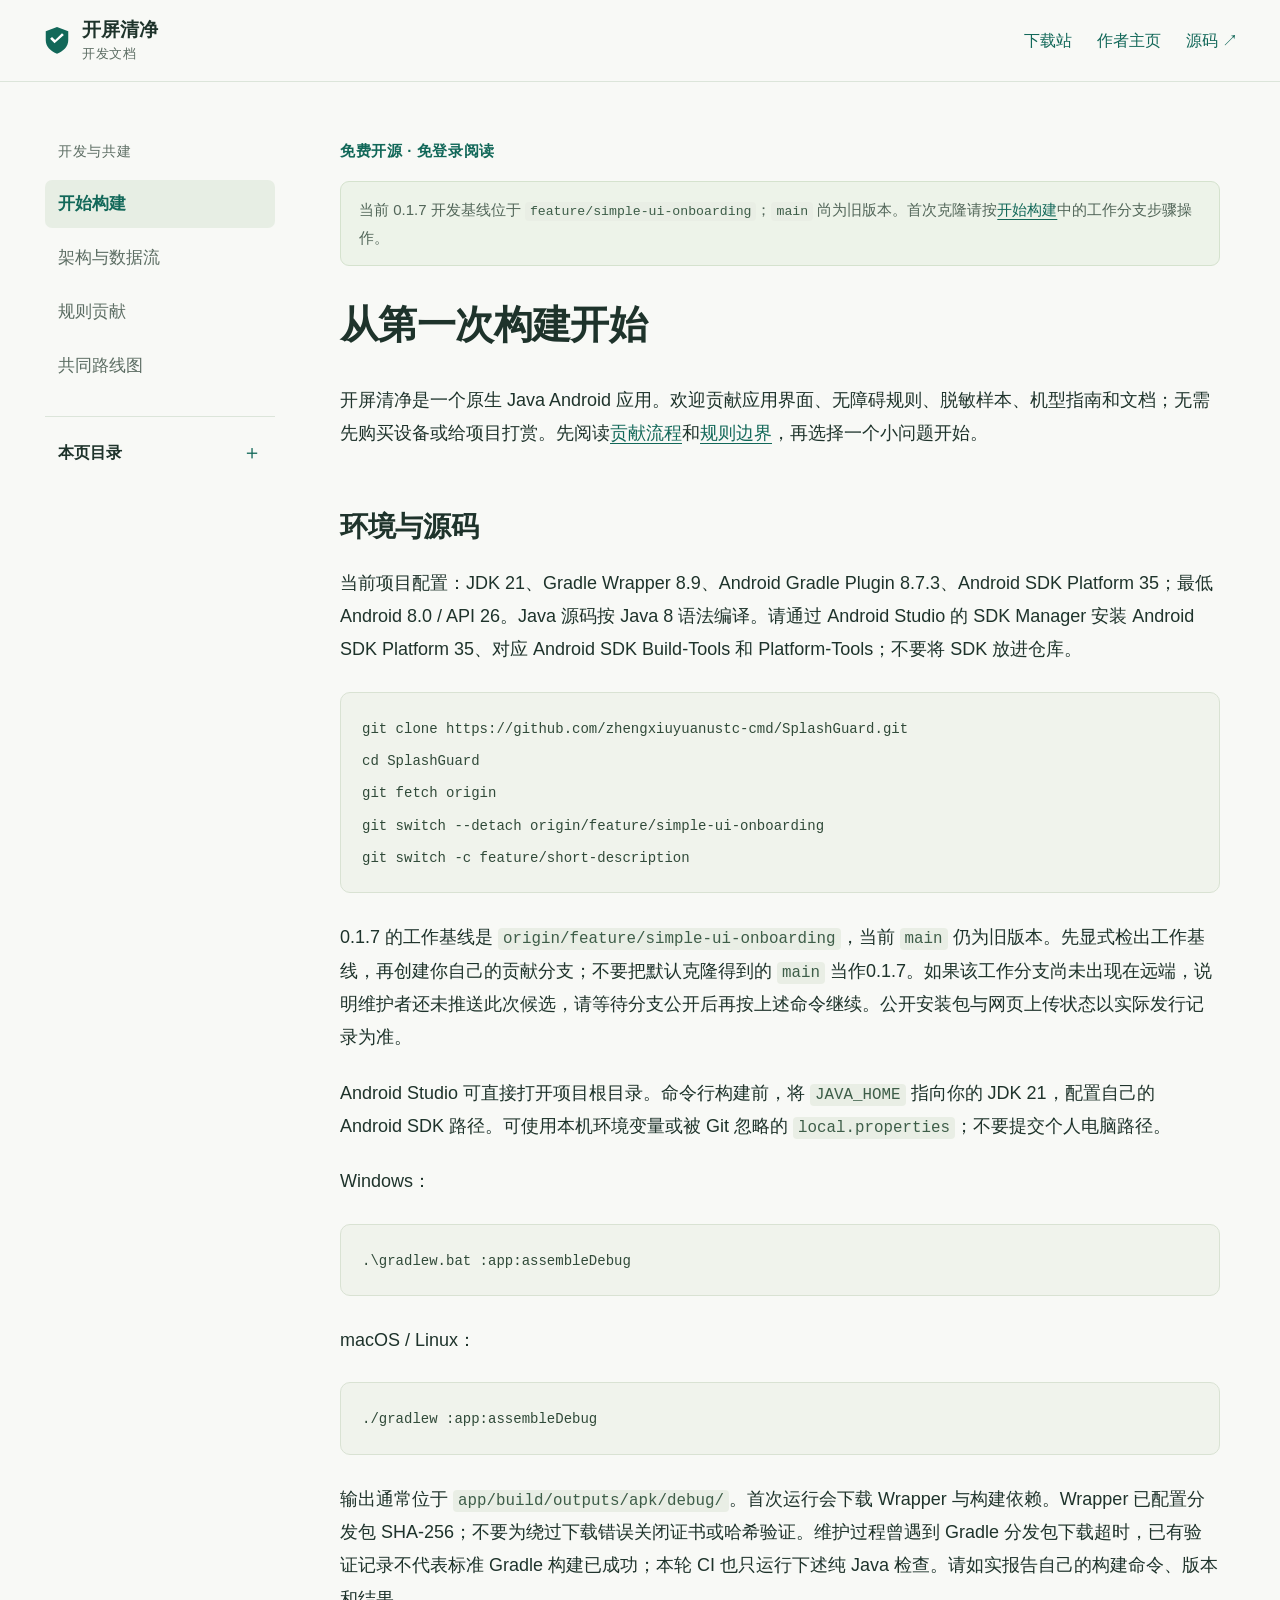
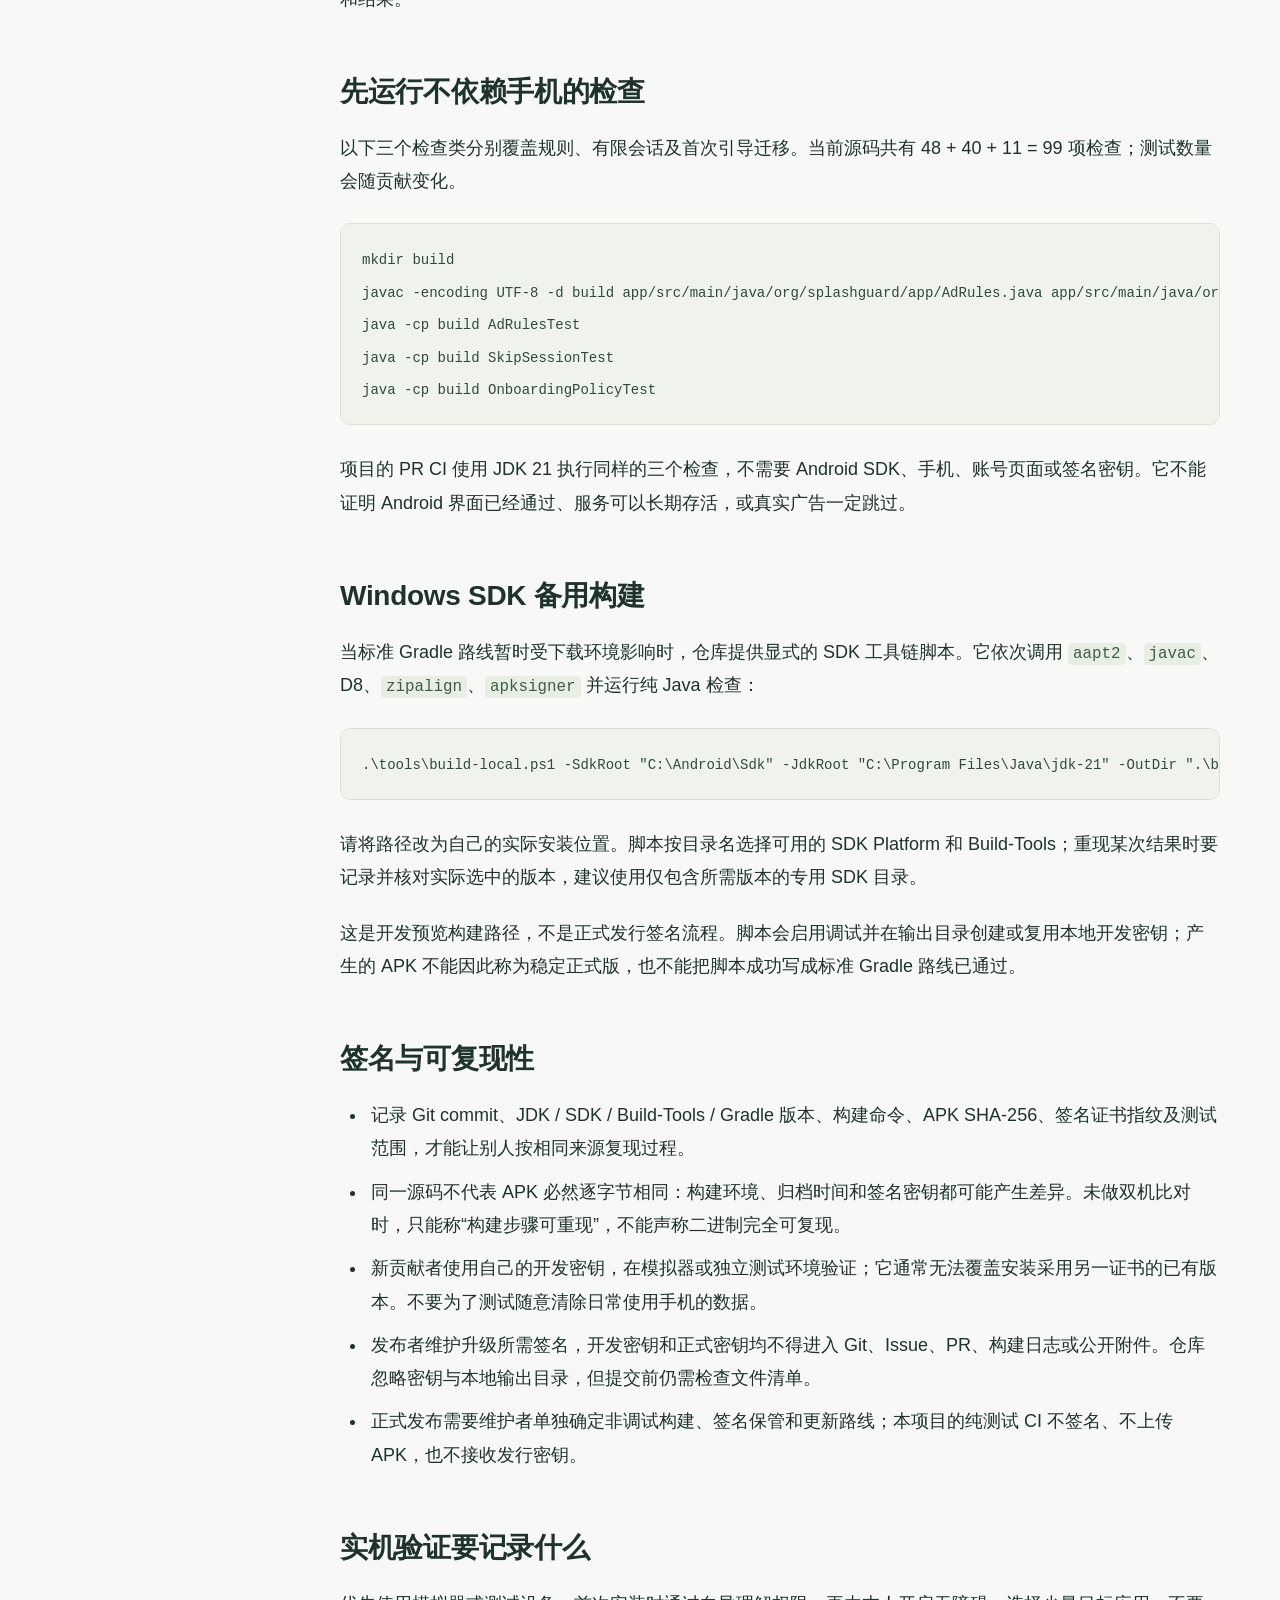
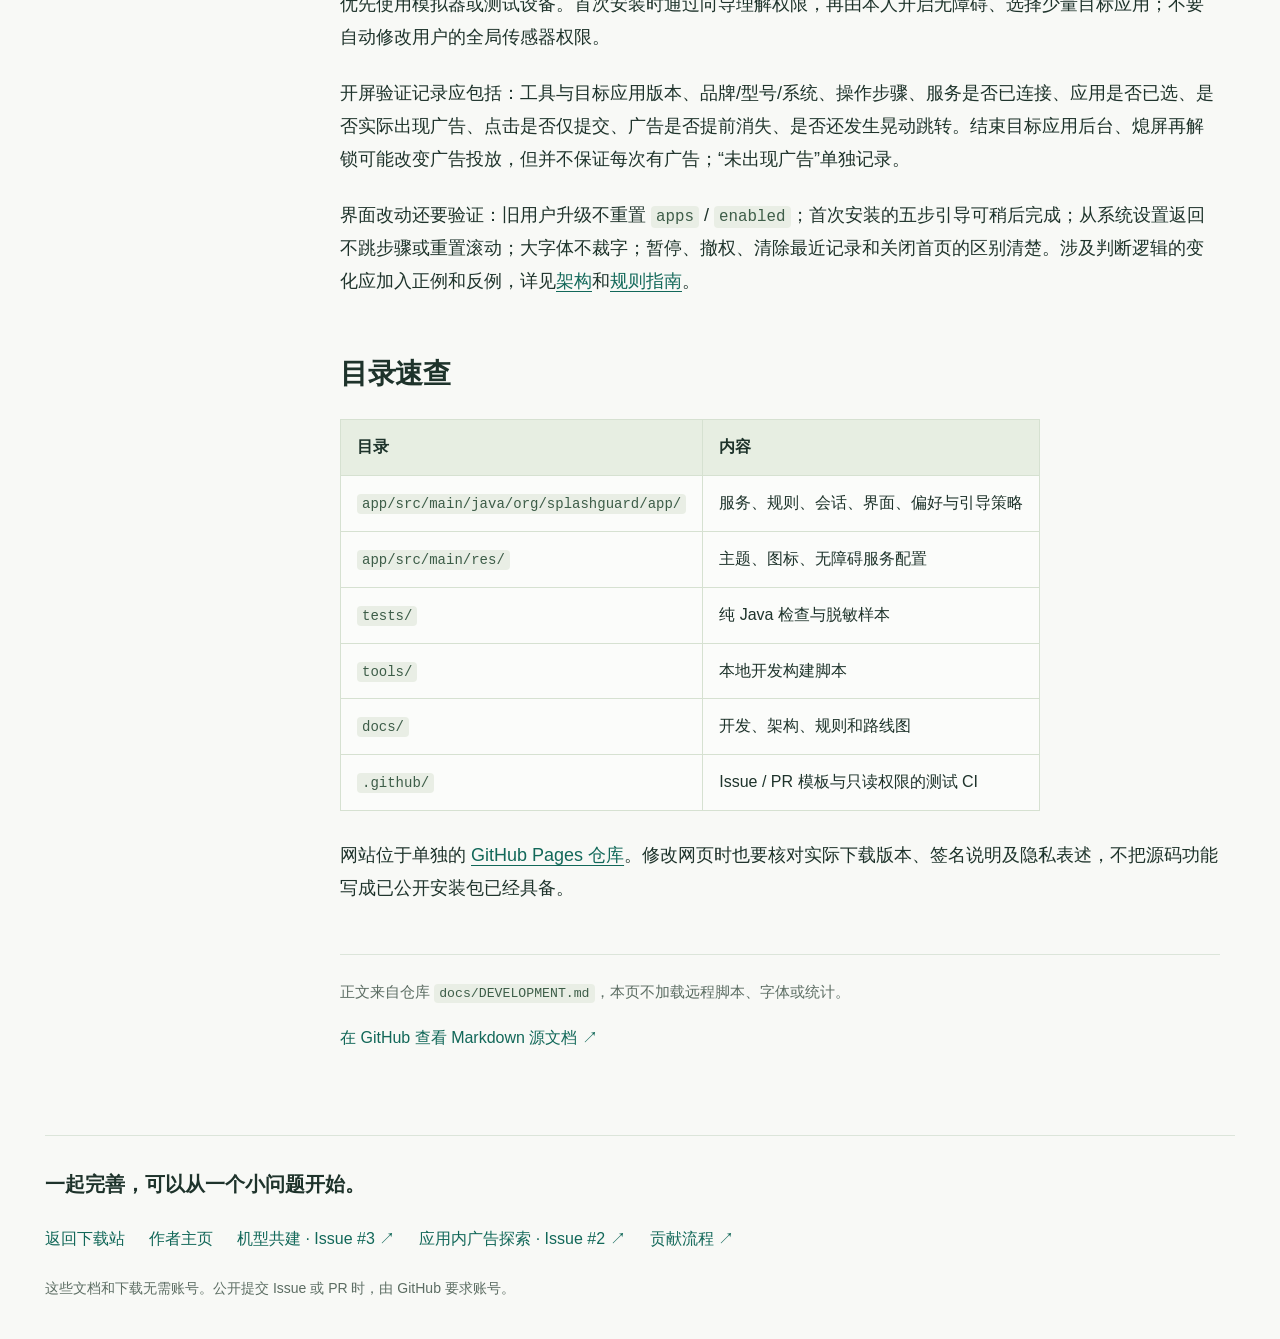
<file: splashguard/developer/index.html>
<!doctype html>
<html lang="zh-CN">
<head>
  <meta charset="utf-8">
  <meta name="viewport" content="width=device-width, initial-scale=1">
  <meta name="theme-color" content="#126859">
  <meta name="description" content="开屏清净开发文档：从第一次构建开始。免登录阅读，正文来自项目仓库Markdown。">
  <meta http-equiv="Content-Security-Policy" content="default-src 'none'; style-src 'self'; img-src 'self'; font-src 'none'; script-src 'none'; connect-src 'none'; base-uri 'none'; form-action 'none'; object-src 'none'">
  <title>从第一次构建开始 · 开屏清净开发文档</title>
  <link rel="icon" href="../assets/shield.svg" type="image/svg+xml">
  <link rel="stylesheet" href="styles.css">
</head>
<body>
  <a class="skip-link" href="#main">跳到文档正文</a>
  <header class="site-header"><a class="brand" href="../"><img src="../assets/shield.svg" width="30" height="30" alt=""><span>开屏清净<small>开发文档</small></span></a><nav aria-label="网站入口"><a href="../">下载站</a><a href="../../">作者主页</a><a href="https://github.com/zhengxiuyuanustc-cmd/SplashGuard/tree/feature/simple-ui-onboarding">源码 ↗</a></nav></header>
  <div class="doc-layout">
    <aside class="doc-sidebar"><p class="nav-label">开发与共建</p><nav class="chapter-nav" aria-label="开发文档章节"><a class="active" aria-current="page" href="index.html">开始构建</a><a href="architecture.html">架构与数据流</a><a href="rules.html">规则贡献</a><a href="roadmap.html">共同路线图</a></nav><details class="toc"><summary>本页目录</summary><nav aria-label="本页章节"><a href="#%E7%8E%AF%E5%A2%83%E4%B8%8E%E6%BA%90%E7%A0%81">环境与源码</a><a href="#%E5%85%88%E8%BF%90%E8%A1%8C%E4%B8%8D%E4%BE%9D%E8%B5%96%E6%89%8B%E6%9C%BA%E7%9A%84%E6%A3%80%E6%9F%A5">先运行不依赖手机的检查</a><a href="#windows-sdk-%E5%A4%87%E7%94%A8%E6%9E%84%E5%BB%BA">Windows SDK 备用构建</a><a href="#%E7%AD%BE%E5%90%8D%E4%B8%8E%E5%8F%AF%E5%A4%8D%E7%8E%B0%E6%80%A7">签名与可复现性</a><a href="#%E5%AE%9E%E6%9C%BA%E9%AA%8C%E8%AF%81%E8%A6%81%E8%AE%B0%E5%BD%95%E4%BB%80%E4%B9%88">实机验证要记录什么</a><a href="#%E7%9B%AE%E5%BD%95%E9%80%9F%E6%9F%A5">目录速查</a></nav></details></aside>
    <main id="main" class="doc-main"><p class="doc-kicker">免费开源 · 免登录阅读</p><p class="baseline-note">当前 0.1.7 开发基线位于 <code>feature/simple-ui-onboarding</code>；<code>main</code> 尚为旧版本。首次克隆请按<a href="index.html#环境与源码">开始构建</a>中的工作分支步骤操作。</p><article class="markdown-body"><h1 id="从第一次构建开始">从第一次构建开始</h1>
<p>开屏清净是一个原生 Java Android 应用。欢迎贡献应用界面、无障碍规则、脱敏样本、机型指南和文档；无需先购买设备或给项目打赏。先阅读<a href="https://github.com/zhengxiuyuanustc-cmd/SplashGuard/blob/feature/simple-ui-onboarding/CONTRIBUTING.md">贡献流程</a>和<a href="rules.html">规则边界</a>，再选择一个小问题开始。</p>
<h2 id="环境与源码">环境与源码</h2>
<p>当前项目配置：JDK 21、Gradle Wrapper 8.9、Android Gradle Plugin 8.7.3、Android SDK Platform 35；最低 Android 8.0 / API 26。Java 源码按 Java 8 语法编译。请通过 Android Studio 的 SDK Manager 安装 Android SDK Platform 35、对应 Android SDK Build-Tools 和 Platform-Tools；不要将 SDK 放进仓库。</p>
<pre><code class="language-text">git clone https://github.com/zhengxiuyuanustc-cmd/SplashGuard.git
cd SplashGuard
git fetch origin
git switch --detach origin/feature/simple-ui-onboarding
git switch -c feature/short-description
</code></pre>
<p>0.1.7 的工作基线是 <code>origin/feature/simple-ui-onboarding</code>，当前 <code>main</code> 仍为旧版本。先显式检出工作基线，再创建你自己的贡献分支；不要把默认克隆得到的 <code>main</code> 当作0.1.7。如果该工作分支尚未出现在远端，说明维护者还未推送此次候选，请等待分支公开后再按上述命令继续。公开安装包与网页上传状态以实际发行记录为准。</p>
<p>Android Studio 可直接打开项目根目录。命令行构建前，将 <code>JAVA_HOME</code> 指向你的 JDK 21，配置自己的 Android SDK 路径。可使用本机环境变量或被 Git 忽略的 <code>local.properties</code>；不要提交个人电脑路径。</p>
<p>Windows：</p>
<pre><code class="language-powershell">.\gradlew.bat :app:assembleDebug
</code></pre>
<p>macOS / Linux：</p>
<pre><code class="language-sh">./gradlew :app:assembleDebug
</code></pre>
<p>输出通常位于 <code>app/build/outputs/apk/debug/</code>。首次运行会下载 Wrapper 与构建依赖。Wrapper 已配置分发包 SHA-256；不要为绕过下载错误关闭证书或哈希验证。维护过程曾遇到 Gradle 分发包下载超时，已有验证记录不代表标准 Gradle 构建已成功；本轮 CI 也只运行下述纯 Java 检查。请如实报告自己的构建命令、版本和结果。</p>
<h2 id="先运行不依赖手机的检查">先运行不依赖手机的检查</h2>
<p>以下三个检查类分别覆盖规则、有限会话及首次引导迁移。当前源码共有 48 + 40 + 11 = 99 项检查；测试数量会随贡献变化。</p>
<pre><code class="language-text">mkdir build
javac -encoding UTF-8 -d build app/src/main/java/org/splashguard/app/AdRules.java app/src/main/java/org/splashguard/app/SkipSession.java app/src/main/java/org/splashguard/app/OnboardingPolicy.java tests/AdRulesTest.java tests/SkipSessionTest.java tests/OnboardingPolicyTest.java
java -cp build AdRulesTest
java -cp build SkipSessionTest
java -cp build OnboardingPolicyTest
</code></pre>
<p>项目的 PR CI 使用 JDK 21 执行同样的三个检查，不需要 Android SDK、手机、账号页面或签名密钥。它不能证明 Android 界面已经通过、服务可以长期存活，或真实广告一定跳过。</p>
<h2 id="windows-sdk-备用构建">Windows SDK 备用构建</h2>
<p>当标准 Gradle 路线暂时受下载环境影响时，仓库提供显式的 SDK 工具链脚本。它依次调用 <code>aapt2</code>、<code>javac</code>、D8、<code>zipalign</code>、<code>apksigner</code> 并运行纯 Java 检查：</p>
<pre><code class="language-powershell">.\tools\build-local.ps1 -SdkRoot &quot;C:\Android\Sdk&quot; -JdkRoot &quot;C:\Program Files\Java\jdk-21&quot; -OutDir &quot;.\build\local&quot;
</code></pre>
<p>请将路径改为自己的实际安装位置。脚本按目录名选择可用的 SDK Platform 和 Build-Tools；重现某次结果时要记录并核对实际选中的版本，建议使用仅包含所需版本的专用 SDK 目录。</p>
<p>这是开发预览构建路径，不是正式发行签名流程。脚本会启用调试并在输出目录创建或复用本地开发密钥；产生的 APK 不能因此称为稳定正式版，也不能把脚本成功写成标准 Gradle 路线已通过。</p>
<h2 id="签名与可复现性">签名与可复现性</h2>
<ul>
<li>记录 Git commit、JDK / SDK / Build-Tools / Gradle 版本、构建命令、APK SHA-256、签名证书指纹及测试范围，才能让别人按相同来源复现过程。</li>
<li>同一源码不代表 APK 必然逐字节相同：构建环境、归档时间和签名密钥都可能产生差异。未做双机比对时，只能称“构建步骤可重现”，不能声称二进制完全可复现。</li>
<li>新贡献者使用自己的开发密钥，在模拟器或独立测试环境验证；它通常无法覆盖安装采用另一证书的已有版本。不要为了测试随意清除日常使用手机的数据。</li>
<li>发布者维护升级所需签名，开发密钥和正式密钥均不得进入 Git、Issue、PR、构建日志或公开附件。仓库忽略密钥与本地输出目录，但提交前仍需检查文件清单。</li>
<li>正式发布需要维护者单独确定非调试构建、签名保管和更新路线；本项目的纯测试 CI 不签名、不上传 APK，也不接收发行密钥。</li>
</ul>
<h2 id="实机验证要记录什么">实机验证要记录什么</h2>
<p>优先使用模拟器或测试设备。首次安装时通过向导理解权限，再由本人开启无障碍、选择少量目标应用；不要自动修改用户的全局传感器权限。</p>
<p>开屏验证记录应包括：工具与目标应用版本、品牌/型号/系统、操作步骤、服务是否已连接、应用是否已选、是否实际出现广告、点击是否仅提交、广告是否提前消失、是否还发生晃动跳转。结束目标应用后台、熄屏再解锁可能改变广告投放，但并不保证每次有广告；“未出现广告”单独记录。</p>
<p>界面改动还要验证：旧用户升级不重置 <code>apps</code> / <code>enabled</code>；首次安装的五步引导可稍后完成；从系统设置返回不跳步骤或重置滚动；大字体不裁字；暂停、撤权、清除最近记录和关闭首页的区别清楚。涉及判断逻辑的变化应加入正例和反例，详见<a href="architecture.html">架构</a>和<a href="rules.html">规则指南</a>。</p>
<h2 id="目录速查">目录速查</h2>
<table>
<thead>
<tr>
<th>目录</th>
<th>内容</th>
</tr>
</thead>
<tbody>
<tr>
<td><code>app/src/main/java/org/splashguard/app/</code></td>
<td>服务、规则、会话、界面、偏好与引导策略</td>
</tr>
<tr>
<td><code>app/src/main/res/</code></td>
<td>主题、图标、无障碍服务配置</td>
</tr>
<tr>
<td><code>tests/</code></td>
<td>纯 Java 检查与脱敏样本</td>
</tr>
<tr>
<td><code>tools/</code></td>
<td>本地开发构建脚本</td>
</tr>
<tr>
<td><code>docs/</code></td>
<td>开发、架构、规则和路线图</td>
</tr>
<tr>
<td><code>.github/</code></td>
<td>Issue / PR 模板与只读权限的测试 CI</td>
</tr>
</tbody>
</table>
<p>网站位于单独的 <a href="https://github.com/zhengxiuyuanustc-cmd/xiuyuanzheng.github.io/tree/main/splashguard">GitHub Pages 仓库</a>。修改网页时也要核对实际下载版本、签名说明及隐私表述，不把源码功能写成已公开安装包已经具备。</p>
</article><div class="source-note"><p>正文来自仓库 <code>docs/DEVELOPMENT.md</code>，本页不加载远程脚本、字体或统计。</p><a href="https://github.com/zhengxiuyuanustc-cmd/SplashGuard/blob/feature/simple-ui-onboarding/docs/DEVELOPMENT.md">在 GitHub 查看 Markdown 源文档 ↗</a></div></main>
  </div>
  <footer class="site-footer"><p>一起完善，可以从一个小问题开始。</p><nav aria-label="参与共建入口"><a href="../">返回下载站</a><a href="../../">作者主页</a><a href="https://github.com/zhengxiuyuanustc-cmd/SplashGuard/issues/3">机型共建 · Issue #3 ↗</a><a href="https://github.com/zhengxiuyuanustc-cmd/SplashGuard/issues/2">应用内广告探索 · Issue #2 ↗</a><a href="https://github.com/zhengxiuyuanustc-cmd/SplashGuard/blob/feature/simple-ui-onboarding/CONTRIBUTING.md">贡献流程 ↗</a></nav><small>这些文档和下载无需账号。公开提交 Issue 或 PR 时，由 GitHub 要求账号。</small></footer>
</body>
</html>
</file>
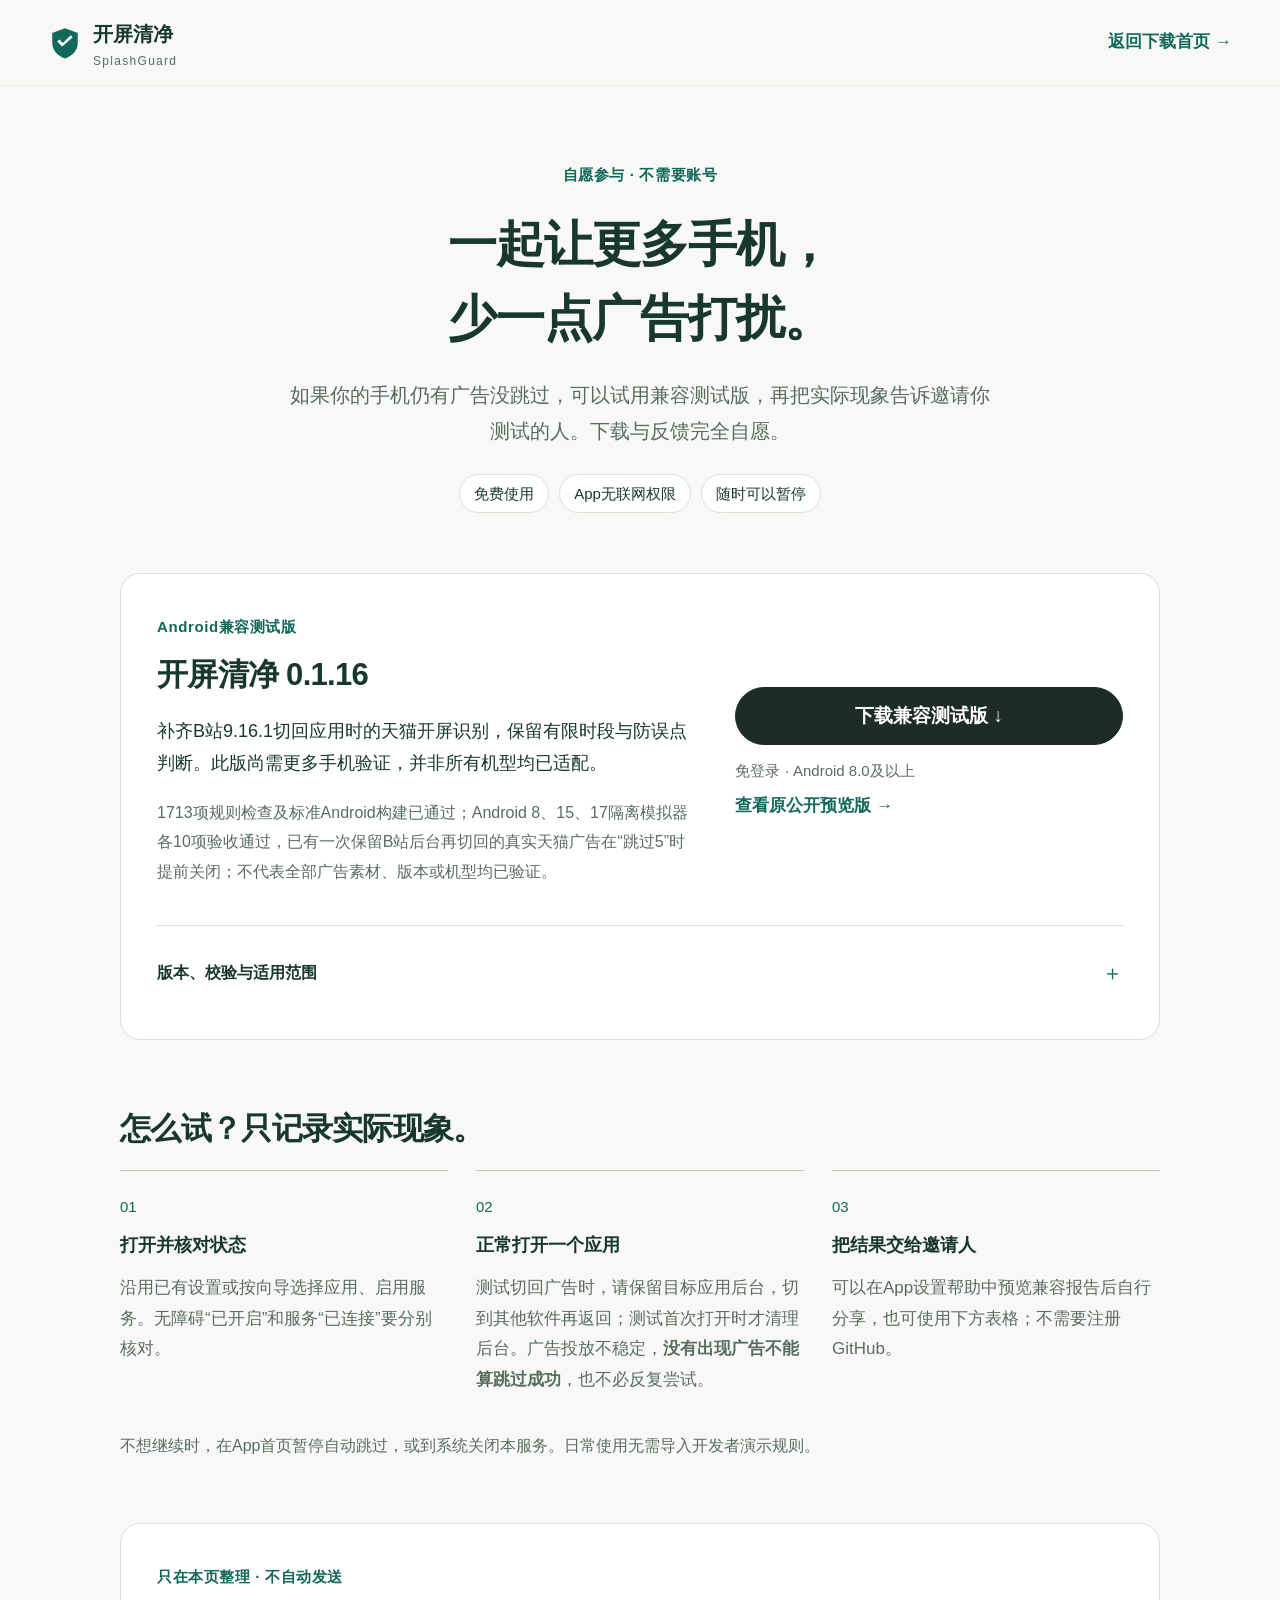
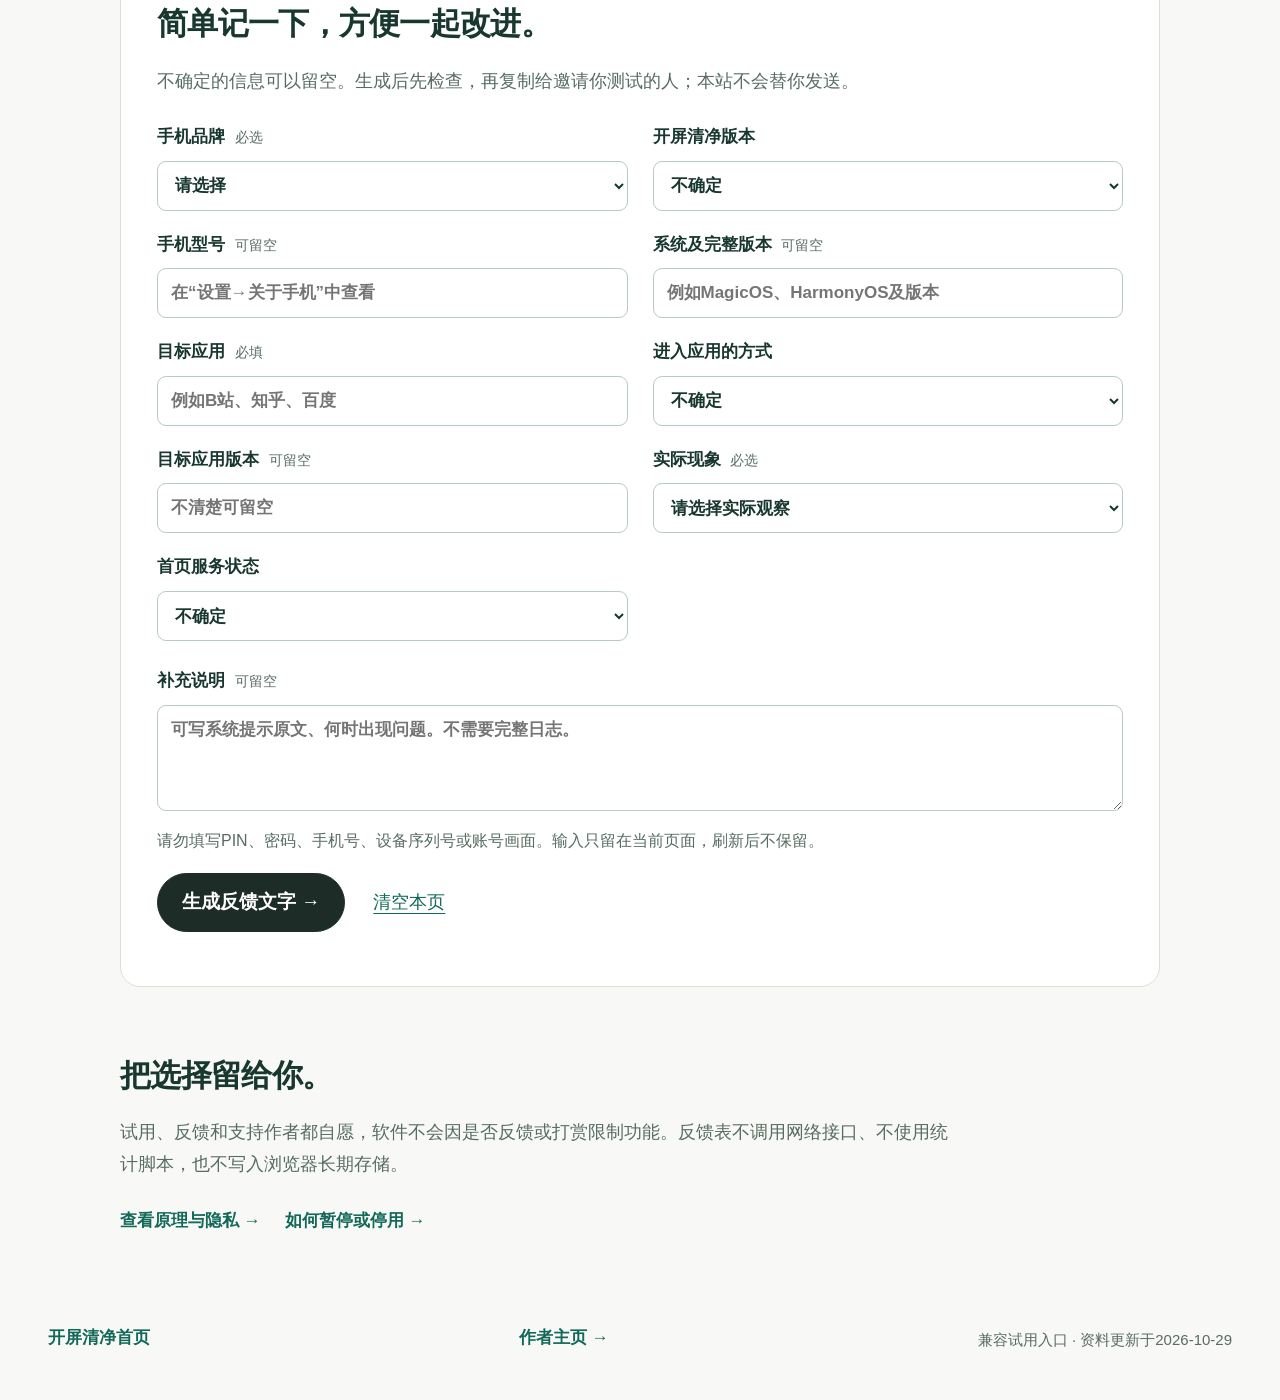
<file: splashguard/testing/index.html>
<!doctype html>
<html lang="zh-CN">
<head>
  <meta charset="utf-8">
  <meta name="viewport" content="width=device-width,initial-scale=1">
  <meta name="theme-color" content="#126859">
  <meta name="description" content="开屏清净兼容试用与本地反馈。免登录下载，反馈内容先在浏览器内整理，由你自行分享，不自动上传。">
  <meta http-equiv="Content-Security-Policy" content="default-src 'self'; script-src 'self'; style-src 'self'; img-src 'self' data:; connect-src 'none'; form-action 'none'; base-uri 'none'; object-src 'none'">
  <link rel="canonical" href="https://zhengxiuyuanustc-cmd.github.io/xiuyuanzheng.github.io/splashguard/testing/">
  <link rel="icon" href="../assets/shield.svg" type="image/svg+xml">
  <link rel="stylesheet" href="../styles.css">
  <link rel="stylesheet" href="trial.css">
  <script src="feedback.js" defer></script>
  <title>兼容试用与反馈 · 开屏清净</title>
</head>
<body>
  <a class="skip-link" href="#main">跳到正文</a>
  <header class="header"><a class="brand" href="../"><img src="../assets/shield.svg" width="34" height="34" alt=""><span>开屏清净<small>SplashGuard</small></span></a><a class="text-link" href="../">返回下载首页 →</a></header>
  <main id="main" class="trial-wrap">
    <section class="trial-hero" aria-labelledby="trial-title">
      <span class="eyebrow">自愿参与 · 不需要账号</span>
      <h1 id="trial-title">一起让更多手机，<br>少一点广告打扰。</h1>
      <p class="trial-lead">如果你的手机仍有广告没跳过，可以试用兼容测试版，再把实际现象告诉邀请你测试的人。下载与反馈完全自愿。</p>
      <div class="trial-badges"><span>免费使用</span><span>App无联网权限</span><span>随时可以暂停</span></div>
    </section>
    <section class="trial-card download-card" aria-labelledby="download-title">
      <div><span class="eyebrow">Android兼容测试版</span><h2 id="download-title">开屏清净 0.1.16</h2><p>补齐B站9.16.1切回应用时的天猫开屏识别，保留有限时段与防误点判断。此版尚需更多手机验证，并非所有机型均已适配。</p><p class="subtle" id="acceptance-note">1713项规则检查及标准Android构建已通过；Android 8、15、17隔离模拟器各10项验收通过，已有一次保留B站后台再切回的真实天猫广告在“跳过5”时提前关闭；不代表全部广告素材、版本或机型均已验证。</p></div>
      <div class="download-actions"><a class="button" href="../downloads/SplashGuard-0.1.16-nondebug-preview.apk" download>下载兼容测试版 ↓</a><p>免登录 · Android 8.0及以上</p><a class="text-link" href="../#download">查看原公开预览版 →</a></div>
      <details class="hash-details"><summary>版本、校验与适用范围</summary><div class="details-body"><p>版本0.1.16 / code 17，非调试构建，沿用原预览的升级签名。安装时按手机系统提示确认，无需把PIN发给任何人。</p><p>本包为Android APK。<b>原生鸿蒙自动跳过暂不支持</b>，请勿反复尝试“开全权限”。</p><p>切回广告只在确认离开并返回后重开有限时段，同应用普通弹窗不重开。B站新增布局限定已核实的9.16.1/code9161100。坐标点击目前暂停，只尝试按钮自身动作，部分旧布局可能少跳过。防摇一摇仍优先使用广告专用设置，保留正常旋转和体感功能。</p><p>SHA-256：</p><code class="apk-hash">1decac1c3a0cff3c0c23cc8b626317d9d25dbb84c84189965b5bdb0df4f4fa51</code><p><a href="../downloads/validation-0.1.16.json">查看公开验证记录</a> · <a href="https://github.com/zhengxiuyuanustc-cmd/SplashGuard/pull/4" target="_blank" rel="noopener noreferrer">源码与检查记录 ↗</a></p></div></details>
    </section>
    <section class="trial-section" aria-labelledby="steps-title"><h2 id="steps-title">怎么试？只记录实际现象。</h2><ol class="trial-steps"><li><b>打开并核对状态</b><p>沿用已有设置或按向导选择应用、启用服务。无障碍“已开启”和服务“已连接”要分别核对。</p></li><li><b>正常打开一个应用</b><p>测试切回广告时，请保留目标应用后台，切到其他软件再返回；测试首次打开时才清理后台。广告投放不稳定，<strong>没有出现广告不能算跳过成功</strong>，也不必反复尝试。</p></li><li><b>把结果交给邀请人</b><p>可以在App设置帮助中预览兼容报告后自行分享，也可使用下方表格；不需要注册GitHub。</p></li></ol><p class="subtle">不想继续时，在App首页暂停自动跳过，或到系统关闭本服务。日常使用无需导入开发者演示规则。</p></section>
    <section class="trial-card" aria-labelledby="feedback-title"><span class="eyebrow">只在本页整理 · 不自动发送</span><h2 id="feedback-title">简单记一下，方便一起改进。</h2><p>不确定的信息可以留空。生成后先检查，再复制给邀请你测试的人；本站不会替你发送。</p>
      <form id="trial-feedback" novalidate>
        <div class="trial-fields">
          <label>手机品牌 <span>必选</span><select name="brand" required><option value="">请选择</option><option>华为</option><option>荣耀</option><option>小米</option><option>OPPO</option><option>真我</option><option>一加</option><option>vivo</option><option>iQOO</option><option>三星</option><option>魅族</option><option>Google / Pixel</option><option>其他 / 不确定</option></select></label>
          <label>开屏清净版本<select name="toolVersion"><option>不确定</option><option>0.1.16</option><option>0.1.15</option><option>0.1.14</option><option>0.1.7</option><option>其他版本</option></select></label>
          <label>手机型号 <span>可留空</span><input name="model" maxlength="80" autocomplete="off" placeholder="在“设置→关于手机”中查看"></label>
          <label>系统及完整版本 <span>可留空</span><input name="system" maxlength="120" autocomplete="off" placeholder="例如MagicOS、HarmonyOS及版本"></label>
          <label>目标应用 <span>必填</span><input name="target" maxlength="100" autocomplete="off" placeholder="例如B站、知乎、百度" required></label>
          <label>进入应用的方式<select name="entryMode"><option>不确定</option><option>首次打开 / 已清后台</option><option>保留后台，切到其他软件再切回</option></select></label>
          <label>目标应用版本 <span>可留空</span><input name="targetVersion" maxlength="60" autocomplete="off" placeholder="不清楚可留空"></label>
          <label>实际现象 <span>必选</span><select name="outcome" required><option value="">请选择实际观察</option><option value="skipped">广告出现，并提前自动关闭</option><option value="missed">广告出现，但没有自动关闭</option><option value="redirected">误点或晃动后跳进广告</option><option value="no_ad">没有出现广告，暂时无法判断</option><option value="service">服务无法连接或被系统停止</option><option value="unsupported">无法安装或系统不支持授权</option></select></label>
          <label>首页服务状态<select name="serviceStatus"><option>不确定</option><option>已就绪 / 已连接</option><option>等待服务连接</option><option>权限未开启</option><option>仅查看设置指引</option></select></label>
        </div>
        <label>补充说明 <span>可留空</span><textarea name="notes" rows="3" maxlength="600" placeholder="可写系统提示原文、何时出现问题。不需要完整日志。"></textarea></label>
        <p class="subtle">请勿填写PIN、密码、手机号、设备序列号或账号画面。输入只留在当前页面，刷新后不保留。</p>
        <div class="actions"><button class="button" type="submit">生成反馈文字 →</button><button id="clear-feedback" class="text-button" type="button">清空本页</button></div>
        <p id="form-status" class="form-status" role="status" aria-live="polite"></p>
        <div id="trial-result" class="trial-result" hidden><h3>先核对，再自行分享。</h3><textarea id="trial-report" rows="12" readonly aria-label="生成的兼容反馈文字"></textarea><div class="actions"><button id="copy-feedback" class="button secondary" type="button">复制反馈</button><button id="save-feedback" class="text-button" type="button">保存文字文件 ↓</button></div><p class="subtle">生成或保存不会上传。请自行粘贴到你与邀请人的对话中；用户报告经复核后才作为兼容证据。</p></div>
      </form>
      <noscript><p>本页整理反馈需要JavaScript。下载不受影响，也可直接把手机型号、应用和实际现象发给邀请人。</p></noscript>
    </section>
    <section class="trial-section trial-privacy"><h2>把选择留给你。</h2><p>试用、反馈和支持作者都自愿，软件不会因是否反馈或打赏限制功能。反馈表不调用网络接口、不使用统计脚本，也不写入浏览器长期存储。</p><div class="actions"><a class="text-link" href="../#how">查看原理与隐私 →</a><a class="text-link" href="../#control">如何暂停或停用 →</a></div></section>
  </main>
  <footer class="footer wrap"><a class="text-link" href="../">开屏清净首页</a><a class="text-link" href="../../">作者主页 →</a><p class="subtle">兼容试用入口 · 资料更新于2026-10-29</p></footer>
</body>
</html>
</file>
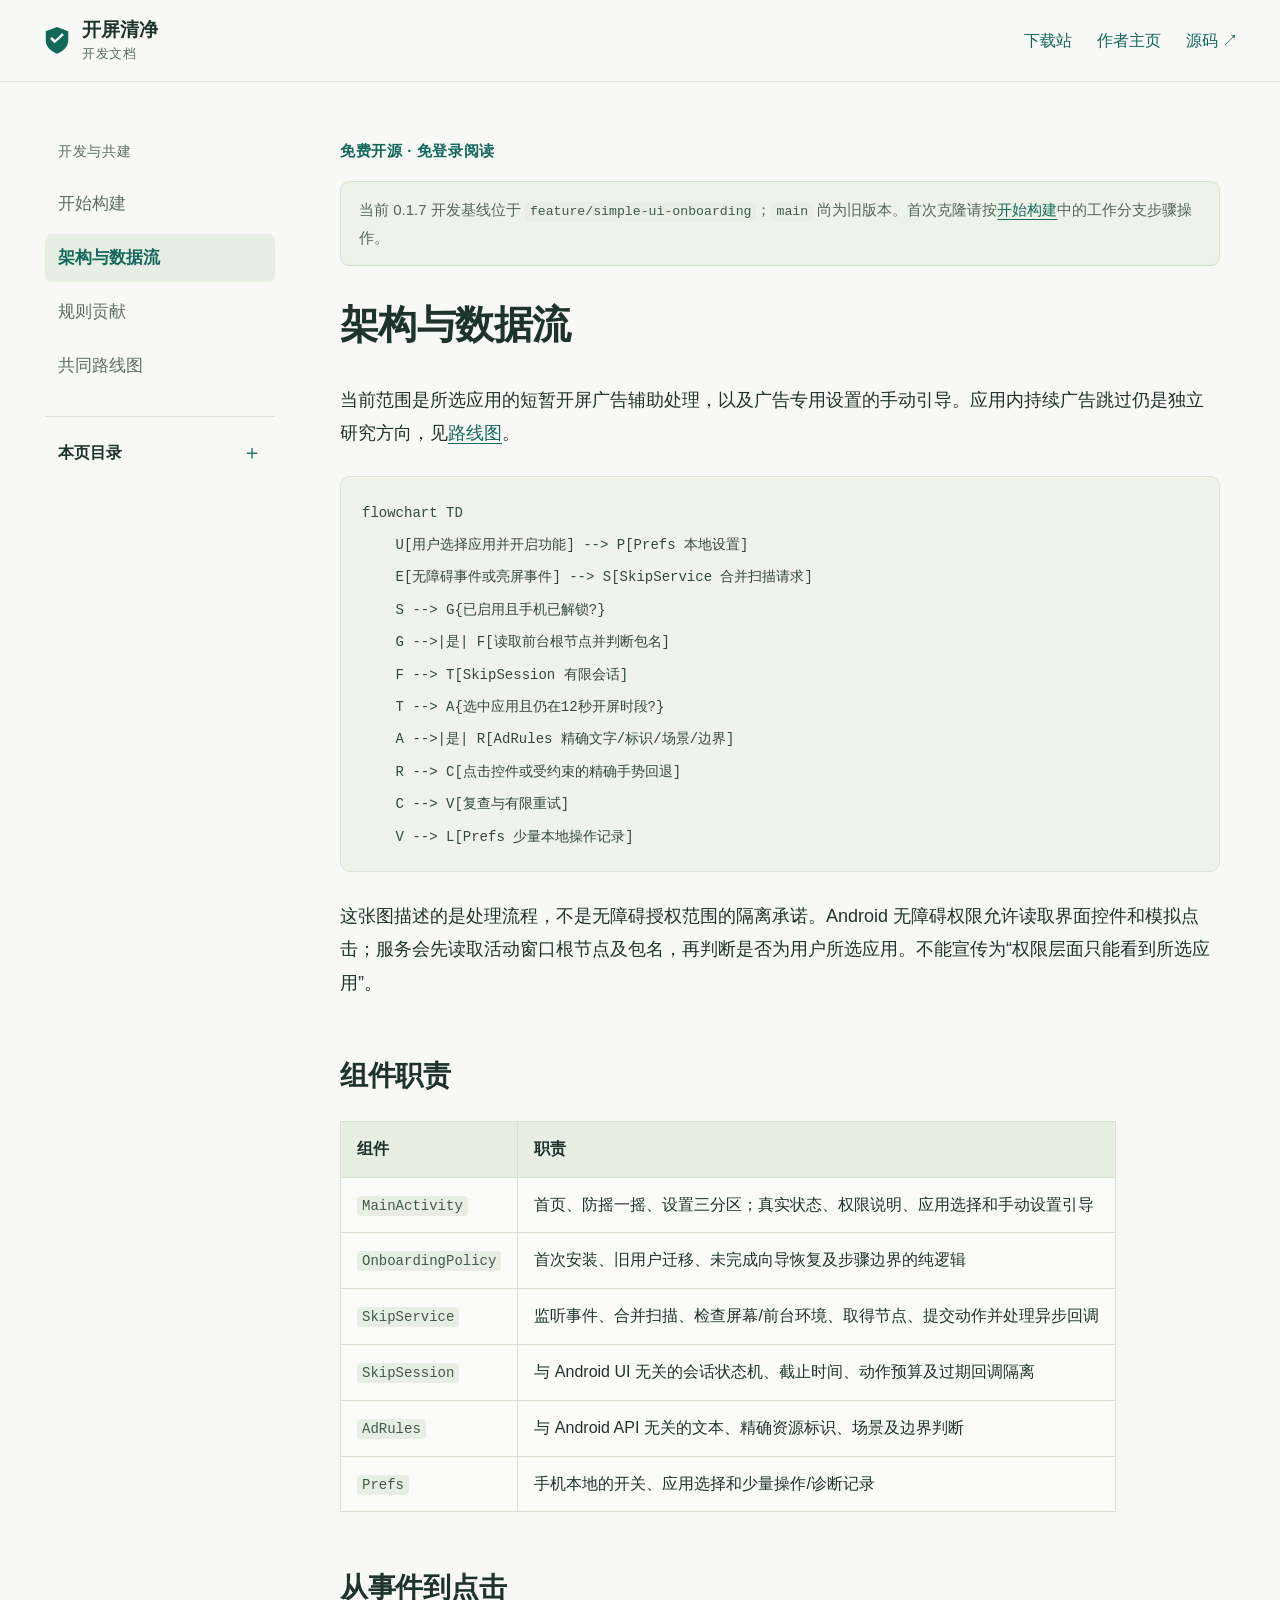
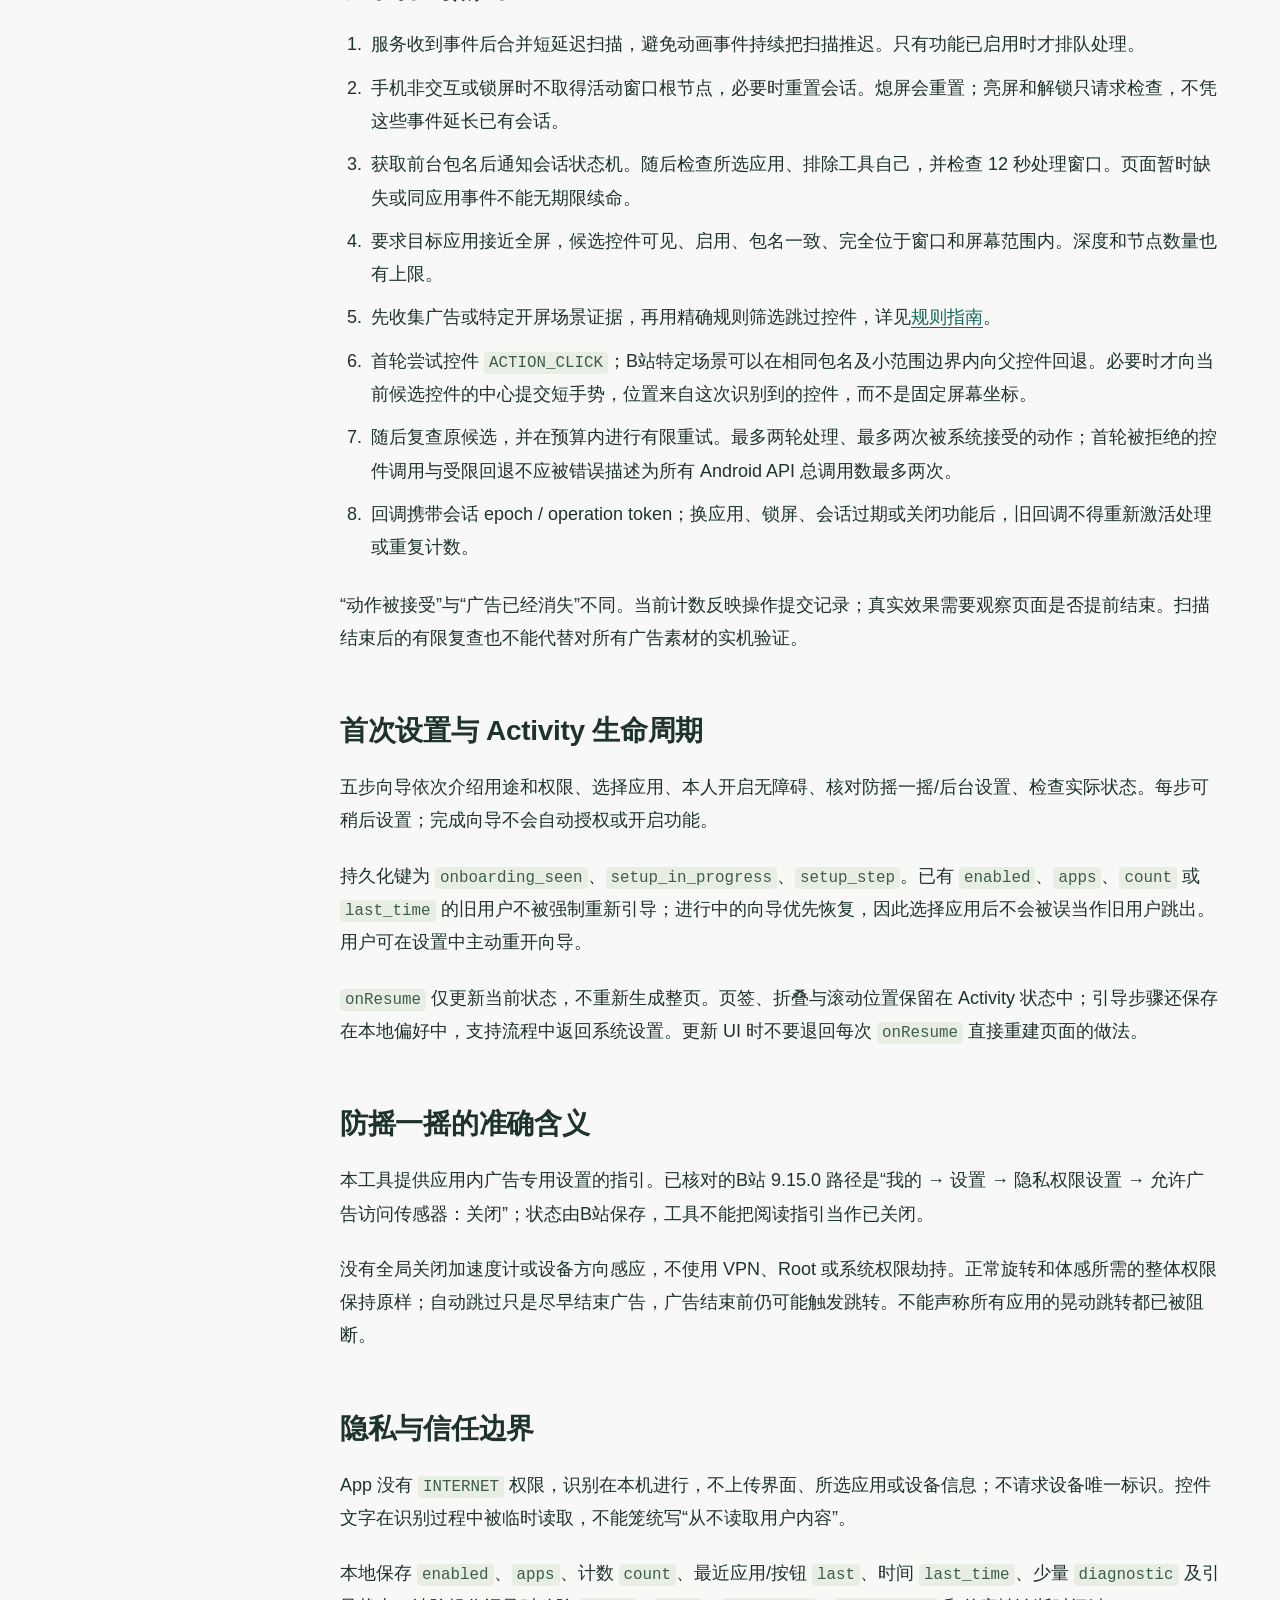
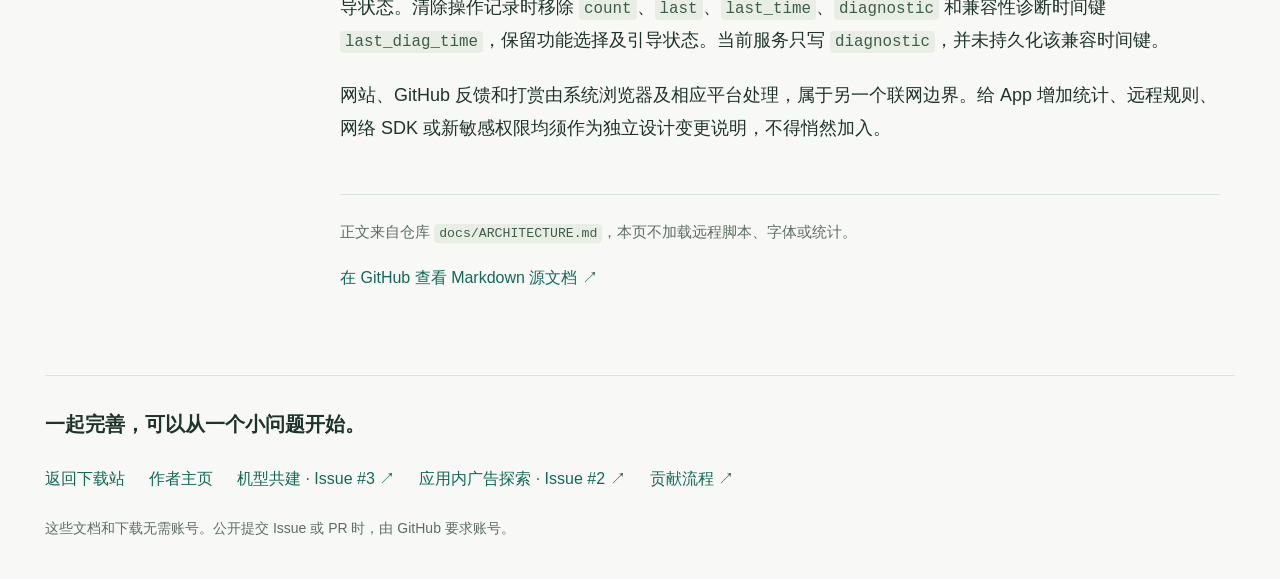
<file: splashguard/developer/architecture.html>
<!doctype html>
<html lang="zh-CN">
<head>
  <meta charset="utf-8">
  <meta name="viewport" content="width=device-width, initial-scale=1">
  <meta name="theme-color" content="#126859">
  <meta name="description" content="开屏清净开发文档：架构与数据流。免登录阅读，正文来自项目仓库Markdown。">
  <meta http-equiv="Content-Security-Policy" content="default-src 'none'; style-src 'self'; img-src 'self'; font-src 'none'; script-src 'none'; connect-src 'none'; base-uri 'none'; form-action 'none'; object-src 'none'">
  <title>架构与数据流 · 开屏清净开发文档</title>
  <link rel="icon" href="../assets/shield.svg" type="image/svg+xml">
  <link rel="stylesheet" href="styles.css">
</head>
<body>
  <a class="skip-link" href="#main">跳到文档正文</a>
  <header class="site-header"><a class="brand" href="../"><img src="../assets/shield.svg" width="30" height="30" alt=""><span>开屏清净<small>开发文档</small></span></a><nav aria-label="网站入口"><a href="../">下载站</a><a href="../../">作者主页</a><a href="https://github.com/zhengxiuyuanustc-cmd/SplashGuard/tree/feature/simple-ui-onboarding">源码 ↗</a></nav></header>
  <div class="doc-layout">
    <aside class="doc-sidebar"><p class="nav-label">开发与共建</p><nav class="chapter-nav" aria-label="开发文档章节"><a href="index.html">开始构建</a><a class="active" aria-current="page" href="architecture.html">架构与数据流</a><a href="rules.html">规则贡献</a><a href="roadmap.html">共同路线图</a></nav><details class="toc"><summary>本页目录</summary><nav aria-label="本页章节"><a href="#%E7%BB%84%E4%BB%B6%E8%81%8C%E8%B4%A3">组件职责</a><a href="#%E4%BB%8E%E4%BA%8B%E4%BB%B6%E5%88%B0%E7%82%B9%E5%87%BB">从事件到点击</a><a href="#%E9%A6%96%E6%AC%A1%E8%AE%BE%E7%BD%AE%E4%B8%8E-activity-%E7%94%9F%E5%91%BD%E5%91%A8%E6%9C%9F">首次设置与 Activity 生命周期</a><a href="#%E9%98%B2%E6%91%87%E4%B8%80%E6%91%87%E7%9A%84%E5%87%86%E7%A1%AE%E5%90%AB%E4%B9%89">防摇一摇的准确含义</a><a href="#%E9%9A%90%E7%A7%81%E4%B8%8E%E4%BF%A1%E4%BB%BB%E8%BE%B9%E7%95%8C">隐私与信任边界</a></nav></details></aside>
    <main id="main" class="doc-main"><p class="doc-kicker">免费开源 · 免登录阅读</p><p class="baseline-note">当前 0.1.7 开发基线位于 <code>feature/simple-ui-onboarding</code>；<code>main</code> 尚为旧版本。首次克隆请按<a href="index.html#环境与源码">开始构建</a>中的工作分支步骤操作。</p><article class="markdown-body"><h1 id="架构与数据流">架构与数据流</h1>
<p>当前范围是所选应用的短暂开屏广告辅助处理，以及广告专用设置的手动引导。应用内持续广告跳过仍是独立研究方向，见<a href="roadmap.html">路线图</a>。</p>
<pre><code class="language-mermaid">flowchart TD
    U[用户选择应用并开启功能] --&gt; P[Prefs 本地设置]
    E[无障碍事件或亮屏事件] --&gt; S[SkipService 合并扫描请求]
    S --&gt; G{已启用且手机已解锁?}
    G --&gt;|是| F[读取前台根节点并判断包名]
    F --&gt; T[SkipSession 有限会话]
    T --&gt; A{选中应用且仍在12秒开屏时段?}
    A --&gt;|是| R[AdRules 精确文字/标识/场景/边界]
    R --&gt; C[点击控件或受约束的精确手势回退]
    C --&gt; V[复查与有限重试]
    V --&gt; L[Prefs 少量本地操作记录]
</code></pre>
<p>这张图描述的是处理流程，不是无障碍授权范围的隔离承诺。Android 无障碍权限允许读取界面控件和模拟点击；服务会先读取活动窗口根节点及包名，再判断是否为用户所选应用。不能宣传为“权限层面只能看到所选应用”。</p>
<h2 id="组件职责">组件职责</h2>
<table>
<thead>
<tr>
<th>组件</th>
<th>职责</th>
</tr>
</thead>
<tbody>
<tr>
<td><code>MainActivity</code></td>
<td>首页、防摇一摇、设置三分区；真实状态、权限说明、应用选择和手动设置引导</td>
</tr>
<tr>
<td><code>OnboardingPolicy</code></td>
<td>首次安装、旧用户迁移、未完成向导恢复及步骤边界的纯逻辑</td>
</tr>
<tr>
<td><code>SkipService</code></td>
<td>监听事件、合并扫描、检查屏幕/前台环境、取得节点、提交动作并处理异步回调</td>
</tr>
<tr>
<td><code>SkipSession</code></td>
<td>与 Android UI 无关的会话状态机、截止时间、动作预算及过期回调隔离</td>
</tr>
<tr>
<td><code>AdRules</code></td>
<td>与 Android API 无关的文本、精确资源标识、场景及边界判断</td>
</tr>
<tr>
<td><code>Prefs</code></td>
<td>手机本地的开关、应用选择和少量操作/诊断记录</td>
</tr>
</tbody>
</table>
<h2 id="从事件到点击">从事件到点击</h2>
<ol>
<li>服务收到事件后合并短延迟扫描，避免动画事件持续把扫描推迟。只有功能已启用时才排队处理。</li>
<li>手机非交互或锁屏时不取得活动窗口根节点，必要时重置会话。熄屏会重置；亮屏和解锁只请求检查，不凭这些事件延长已有会话。</li>
<li>获取前台包名后通知会话状态机。随后检查所选应用、排除工具自己，并检查 12 秒处理窗口。页面暂时缺失或同应用事件不能无期限续命。</li>
<li>要求目标应用接近全屏，候选控件可见、启用、包名一致、完全位于窗口和屏幕范围内。深度和节点数量也有上限。</li>
<li>先收集广告或特定开屏场景证据，再用精确规则筛选跳过控件，详见<a href="rules.html">规则指南</a>。</li>
<li>首轮尝试控件 <code>ACTION_CLICK</code>；B站特定场景可以在相同包名及小范围边界内向父控件回退。必要时才向当前候选控件的中心提交短手势，位置来自这次识别到的控件，而不是固定屏幕坐标。</li>
<li>随后复查原候选，并在预算内进行有限重试。最多两轮处理、最多两次被系统接受的动作；首轮被拒绝的控件调用与受限回退不应被错误描述为所有 Android API 总调用数最多两次。</li>
<li>回调携带会话 epoch / operation token；换应用、锁屏、会话过期或关闭功能后，旧回调不得重新激活处理或重复计数。</li>
</ol>
<p>“动作被接受”与“广告已经消失”不同。当前计数反映操作提交记录；真实效果需要观察页面是否提前结束。扫描结束后的有限复查也不能代替对所有广告素材的实机验证。</p>
<h2 id="首次设置与-activity-生命周期">首次设置与 Activity 生命周期</h2>
<p>五步向导依次介绍用途和权限、选择应用、本人开启无障碍、核对防摇一摇/后台设置、检查实际状态。每步可稍后设置；完成向导不会自动授权或开启功能。</p>
<p>持久化键为 <code>onboarding_seen</code>、<code>setup_in_progress</code>、<code>setup_step</code>。已有 <code>enabled</code>、<code>apps</code>、<code>count</code> 或 <code>last_time</code> 的旧用户不被强制重新引导；进行中的向导优先恢复，因此选择应用后不会被误当作旧用户跳出。用户可在设置中主动重开向导。</p>
<p><code>onResume</code> 仅更新当前状态，不重新生成整页。页签、折叠与滚动位置保留在 Activity 状态中；引导步骤还保存在本地偏好中，支持流程中返回系统设置。更新 UI 时不要退回每次 <code>onResume</code> 直接重建页面的做法。</p>
<h2 id="防摇一摇的准确含义">防摇一摇的准确含义</h2>
<p>本工具提供应用内广告专用设置的指引。已核对的B站 9.15.0 路径是“我的 → 设置 → 隐私权限设置 → 允许广告访问传感器：关闭”；状态由B站保存，工具不能把阅读指引当作已关闭。</p>
<p>没有全局关闭加速度计或设备方向感应，不使用 VPN、Root 或系统权限劫持。正常旋转和体感所需的整体权限保持原样；自动跳过只是尽早结束广告，广告结束前仍可能触发跳转。不能声称所有应用的晃动跳转都已被阻断。</p>
<h2 id="隐私与信任边界">隐私与信任边界</h2>
<p>App 没有 <code>INTERNET</code> 权限，识别在本机进行，不上传界面、所选应用或设备信息；不请求设备唯一标识。控件文字在识别过程中被临时读取，不能笼统写“从不读取用户内容”。</p>
<p>本地保存 <code>enabled</code>、<code>apps</code>、计数 <code>count</code>、最近应用/按钮 <code>last</code>、时间 <code>last_time</code>、少量 <code>diagnostic</code> 及引导状态。清除操作记录时移除 <code>count</code>、<code>last</code>、<code>last_time</code>、<code>diagnostic</code> 和兼容性诊断时间键 <code>last_diag_time</code>，保留功能选择及引导状态。当前服务只写 <code>diagnostic</code>，并未持久化该兼容时间键。</p>
<p>网站、GitHub 反馈和打赏由系统浏览器及相应平台处理，属于另一个联网边界。给 App 增加统计、远程规则、网络 SDK 或新敏感权限均须作为独立设计变更说明，不得悄然加入。</p>
</article><div class="source-note"><p>正文来自仓库 <code>docs/ARCHITECTURE.md</code>，本页不加载远程脚本、字体或统计。</p><a href="https://github.com/zhengxiuyuanustc-cmd/SplashGuard/blob/feature/simple-ui-onboarding/docs/ARCHITECTURE.md">在 GitHub 查看 Markdown 源文档 ↗</a></div></main>
  </div>
  <footer class="site-footer"><p>一起完善，可以从一个小问题开始。</p><nav aria-label="参与共建入口"><a href="../">返回下载站</a><a href="../../">作者主页</a><a href="https://github.com/zhengxiuyuanustc-cmd/SplashGuard/issues/3">机型共建 · Issue #3 ↗</a><a href="https://github.com/zhengxiuyuanustc-cmd/SplashGuard/issues/2">应用内广告探索 · Issue #2 ↗</a><a href="https://github.com/zhengxiuyuanustc-cmd/SplashGuard/blob/feature/simple-ui-onboarding/CONTRIBUTING.md">贡献流程 ↗</a></nav><small>这些文档和下载无需账号。公开提交 Issue 或 PR 时，由 GitHub 要求账号。</small></footer>
</body>
</html>
</file>
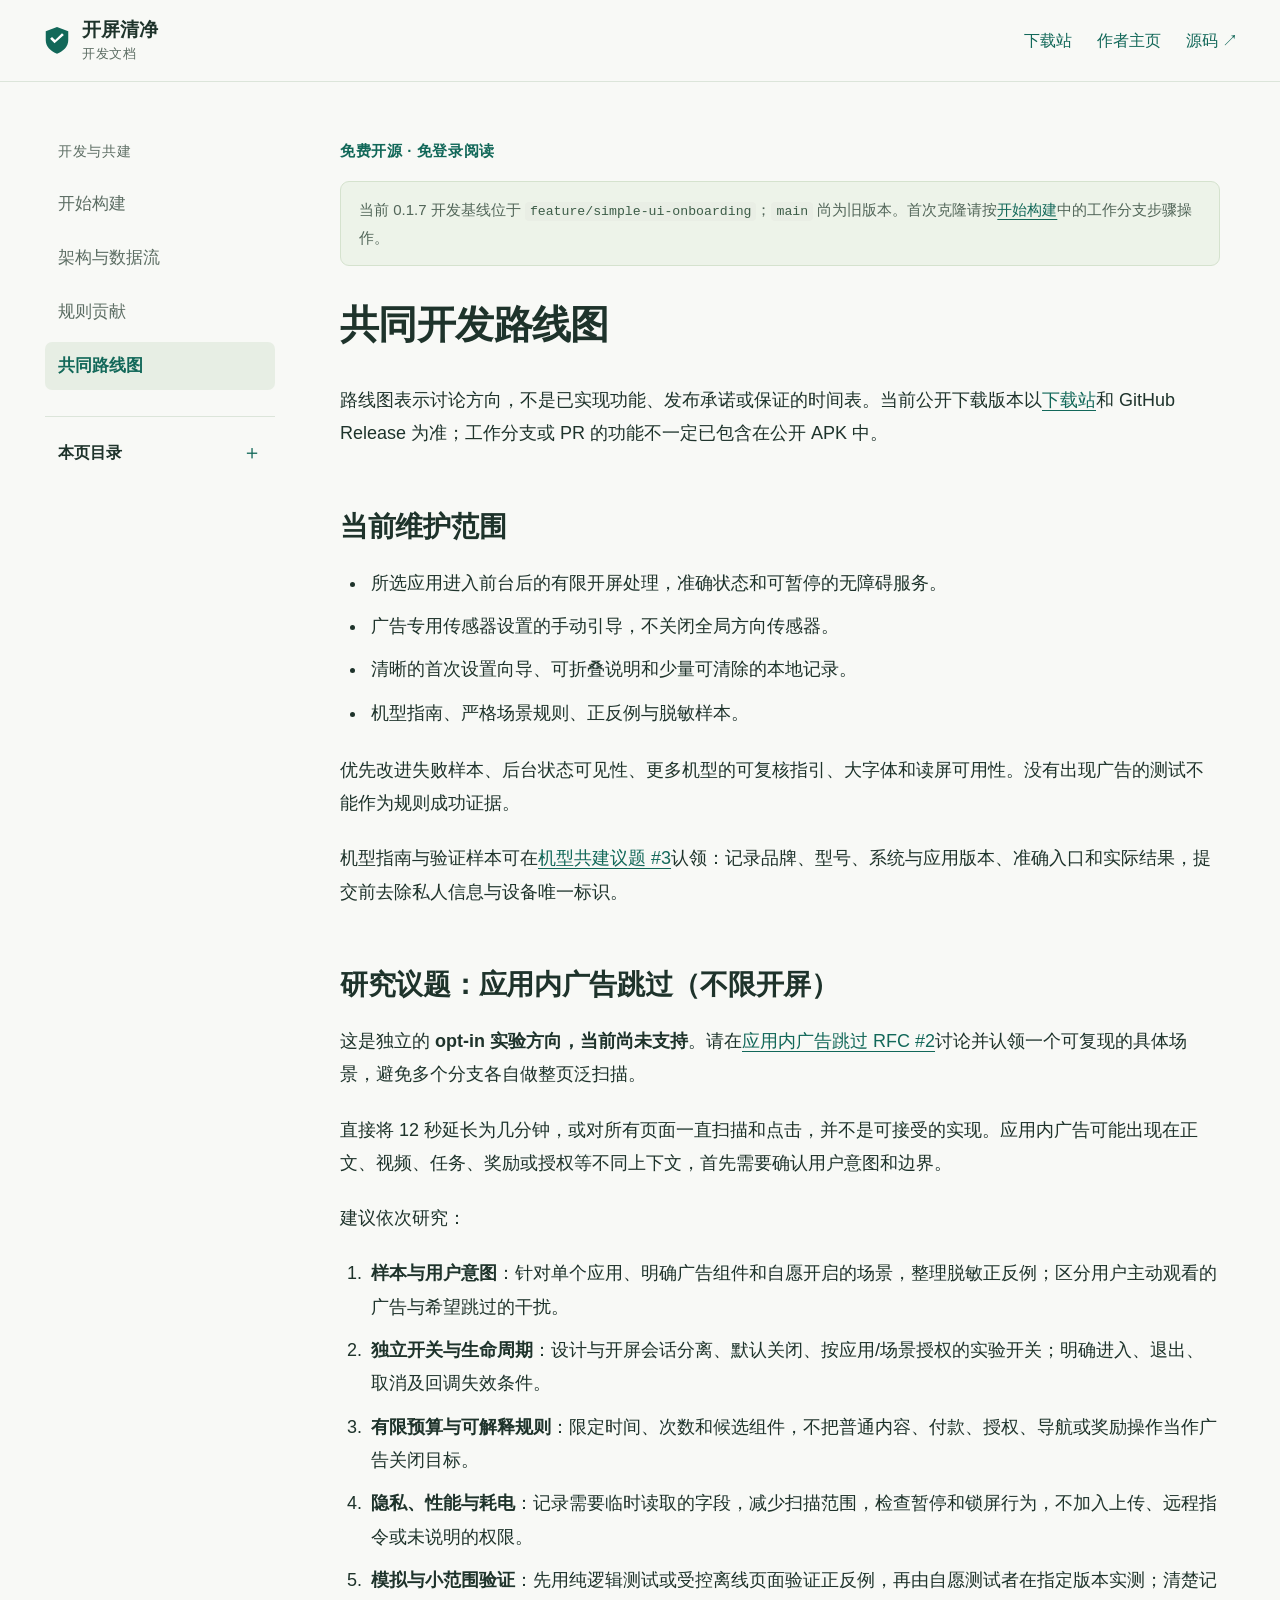
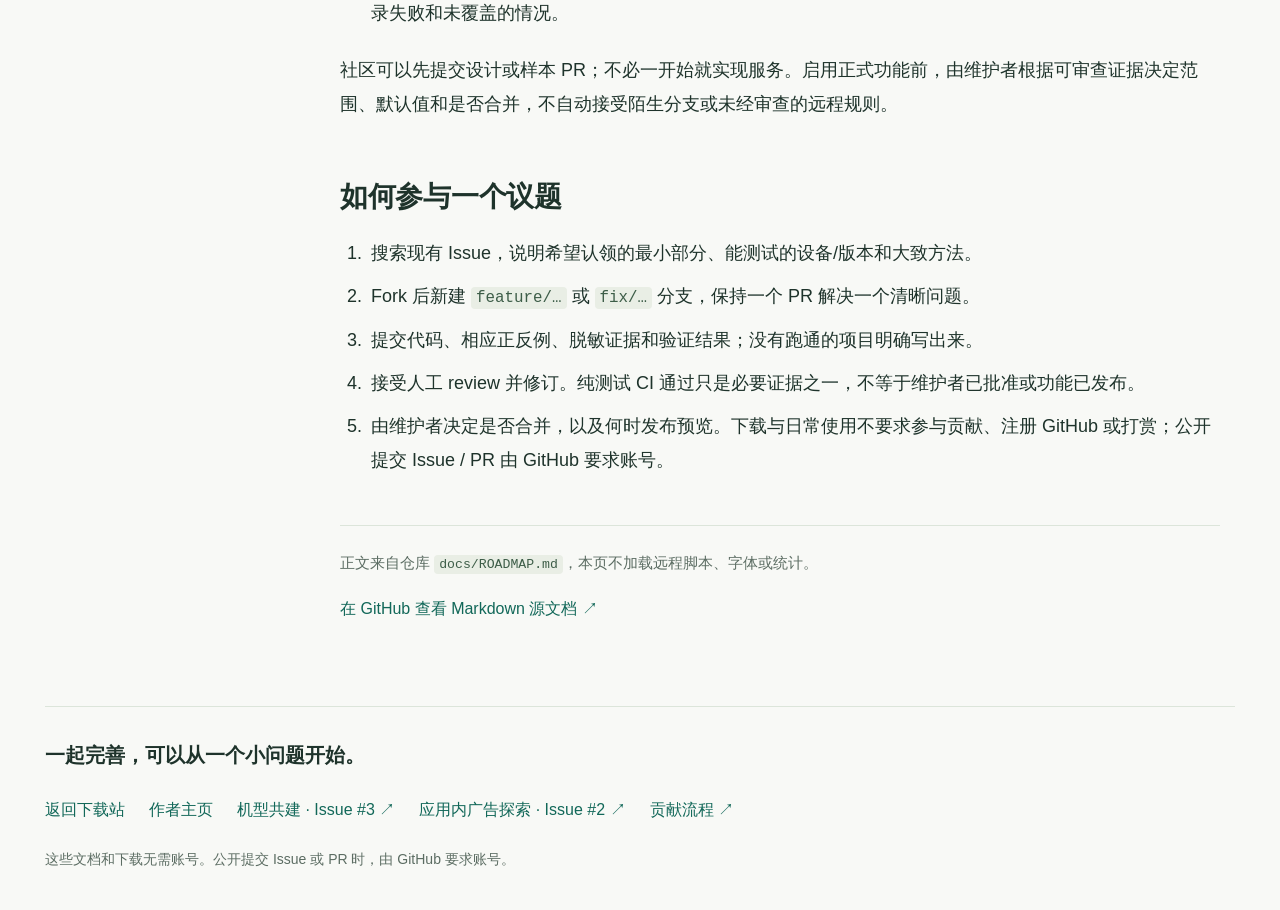
<file: splashguard/developer/roadmap.html>
<!doctype html>
<html lang="zh-CN">
<head>
  <meta charset="utf-8">
  <meta name="viewport" content="width=device-width, initial-scale=1">
  <meta name="theme-color" content="#126859">
  <meta name="description" content="开屏清净开发文档：共同开发路线图。免登录阅读，正文来自项目仓库Markdown。">
  <meta http-equiv="Content-Security-Policy" content="default-src 'none'; style-src 'self'; img-src 'self'; font-src 'none'; script-src 'none'; connect-src 'none'; base-uri 'none'; form-action 'none'; object-src 'none'">
  <title>共同开发路线图 · 开屏清净开发文档</title>
  <link rel="icon" href="../assets/shield.svg" type="image/svg+xml">
  <link rel="stylesheet" href="styles.css">
</head>
<body>
  <a class="skip-link" href="#main">跳到文档正文</a>
  <header class="site-header"><a class="brand" href="../"><img src="../assets/shield.svg" width="30" height="30" alt=""><span>开屏清净<small>开发文档</small></span></a><nav aria-label="网站入口"><a href="../">下载站</a><a href="../../">作者主页</a><a href="https://github.com/zhengxiuyuanustc-cmd/SplashGuard/tree/feature/simple-ui-onboarding">源码 ↗</a></nav></header>
  <div class="doc-layout">
    <aside class="doc-sidebar"><p class="nav-label">开发与共建</p><nav class="chapter-nav" aria-label="开发文档章节"><a href="index.html">开始构建</a><a href="architecture.html">架构与数据流</a><a href="rules.html">规则贡献</a><a class="active" aria-current="page" href="roadmap.html">共同路线图</a></nav><details class="toc"><summary>本页目录</summary><nav aria-label="本页章节"><a href="#%E5%BD%93%E5%89%8D%E7%BB%B4%E6%8A%A4%E8%8C%83%E5%9B%B4">当前维护范围</a><a href="#%E7%A0%94%E7%A9%B6%E8%AE%AE%E9%A2%98-%E5%BA%94%E7%94%A8%E5%86%85%E5%B9%BF%E5%91%8A%E8%B7%B3%E8%BF%87-%E4%B8%8D%E9%99%90%E5%BC%80%E5%B1%8F">研究议题：应用内广告跳过（不限开屏）</a><a href="#%E5%A6%82%E4%BD%95%E5%8F%82%E4%B8%8E%E4%B8%80%E4%B8%AA%E8%AE%AE%E9%A2%98">如何参与一个议题</a></nav></details></aside>
    <main id="main" class="doc-main"><p class="doc-kicker">免费开源 · 免登录阅读</p><p class="baseline-note">当前 0.1.7 开发基线位于 <code>feature/simple-ui-onboarding</code>；<code>main</code> 尚为旧版本。首次克隆请按<a href="index.html#环境与源码">开始构建</a>中的工作分支步骤操作。</p><article class="markdown-body"><h1 id="共同开发路线图">共同开发路线图</h1>
<p>路线图表示讨论方向，不是已实现功能、发布承诺或保证的时间表。当前公开下载版本以<a href="https://zhengxiuyuanustc-cmd.github.io/xiuyuanzheng.github.io/splashguard/">下载站</a>和 GitHub Release 为准；工作分支或 PR 的功能不一定已包含在公开 APK 中。</p>
<h2 id="当前维护范围">当前维护范围</h2>
<ul>
<li>所选应用进入前台后的有限开屏处理，准确状态和可暂停的无障碍服务。</li>
<li>广告专用传感器设置的手动引导，不关闭全局方向传感器。</li>
<li>清晰的首次设置向导、可折叠说明和少量可清除的本地记录。</li>
<li>机型指南、严格场景规则、正反例与脱敏样本。</li>
</ul>
<p>优先改进失败样本、后台状态可见性、更多机型的可复核指引、大字体和读屏可用性。没有出现广告的测试不能作为规则成功证据。</p>
<p>机型指南与验证样本可在<a href="https://github.com/zhengxiuyuanustc-cmd/SplashGuard/issues/3">机型共建议题 #3</a>认领：记录品牌、型号、系统与应用版本、准确入口和实际结果，提交前去除私人信息与设备唯一标识。</p>
<h2 id="研究议题-应用内广告跳过-不限开屏">研究议题：应用内广告跳过（不限开屏）</h2>
<p>这是独立的 <strong>opt-in 实验方向，当前尚未支持</strong>。请在<a href="https://github.com/zhengxiuyuanustc-cmd/SplashGuard/issues/2">应用内广告跳过 RFC #2</a>讨论并认领一个可复现的具体场景，避免多个分支各自做整页泛扫描。</p>
<p>直接将 12 秒延长为几分钟，或对所有页面一直扫描和点击，并不是可接受的实现。应用内广告可能出现在正文、视频、任务、奖励或授权等不同上下文，首先需要确认用户意图和边界。</p>
<p>建议依次研究：</p>
<ol>
<li><strong>样本与用户意图</strong>：针对单个应用、明确广告组件和自愿开启的场景，整理脱敏正反例；区分用户主动观看的广告与希望跳过的干扰。</li>
<li><strong>独立开关与生命周期</strong>：设计与开屏会话分离、默认关闭、按应用/场景授权的实验开关；明确进入、退出、取消及回调失效条件。</li>
<li><strong>有限预算与可解释规则</strong>：限定时间、次数和候选组件，不把普通内容、付款、授权、导航或奖励操作当作广告关闭目标。</li>
<li><strong>隐私、性能与耗电</strong>：记录需要临时读取的字段，减少扫描范围，检查暂停和锁屏行为，不加入上传、远程指令或未说明的权限。</li>
<li><strong>模拟与小范围验证</strong>：先用纯逻辑测试或受控离线页面验证正反例，再由自愿测试者在指定版本实测；清楚记录失败和未覆盖的情况。</li>
</ol>
<p>社区可以先提交设计或样本 PR；不必一开始就实现服务。启用正式功能前，由维护者根据可审查证据决定范围、默认值和是否合并，不自动接受陌生分支或未经审查的远程规则。</p>
<h2 id="如何参与一个议题">如何参与一个议题</h2>
<ol>
<li>搜索现有 Issue，说明希望认领的最小部分、能测试的设备/版本和大致方法。</li>
<li>Fork 后新建 <code>feature/…</code> 或 <code>fix/…</code> 分支，保持一个 PR 解决一个清晰问题。</li>
<li>提交代码、相应正反例、脱敏证据和验证结果；没有跑通的项目明确写出来。</li>
<li>接受人工 review 并修订。纯测试 CI 通过只是必要证据之一，不等于维护者已批准或功能已发布。</li>
<li>由维护者决定是否合并，以及何时发布预览。下载与日常使用不要求参与贡献、注册 GitHub 或打赏；公开提交 Issue / PR 由 GitHub 要求账号。</li>
</ol>
</article><div class="source-note"><p>正文来自仓库 <code>docs/ROADMAP.md</code>，本页不加载远程脚本、字体或统计。</p><a href="https://github.com/zhengxiuyuanustc-cmd/SplashGuard/blob/feature/simple-ui-onboarding/docs/ROADMAP.md">在 GitHub 查看 Markdown 源文档 ↗</a></div></main>
  </div>
  <footer class="site-footer"><p>一起完善，可以从一个小问题开始。</p><nav aria-label="参与共建入口"><a href="../">返回下载站</a><a href="../../">作者主页</a><a href="https://github.com/zhengxiuyuanustc-cmd/SplashGuard/issues/3">机型共建 · Issue #3 ↗</a><a href="https://github.com/zhengxiuyuanustc-cmd/SplashGuard/issues/2">应用内广告探索 · Issue #2 ↗</a><a href="https://github.com/zhengxiuyuanustc-cmd/SplashGuard/blob/feature/simple-ui-onboarding/CONTRIBUTING.md">贡献流程 ↗</a></nav><small>这些文档和下载无需账号。公开提交 Issue 或 PR 时，由 GitHub 要求账号。</small></footer>
</body>
</html>
</file>
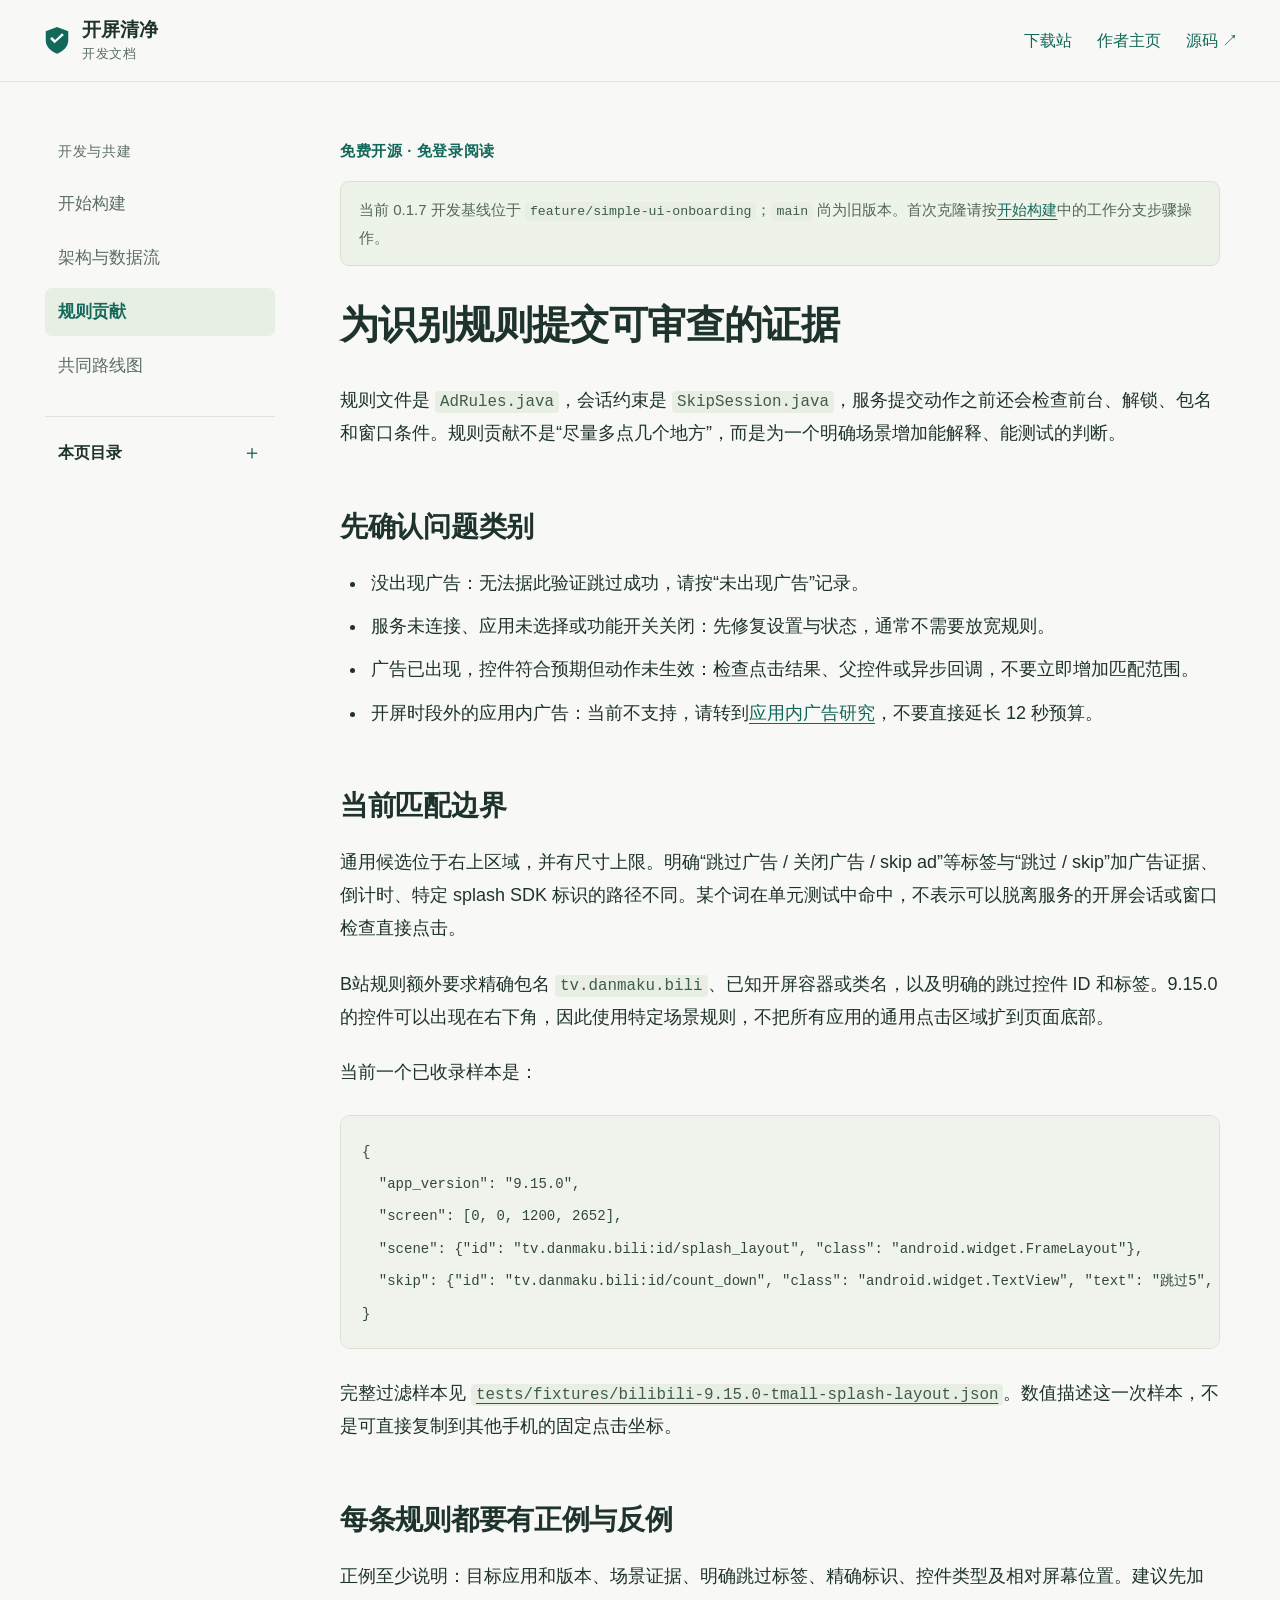
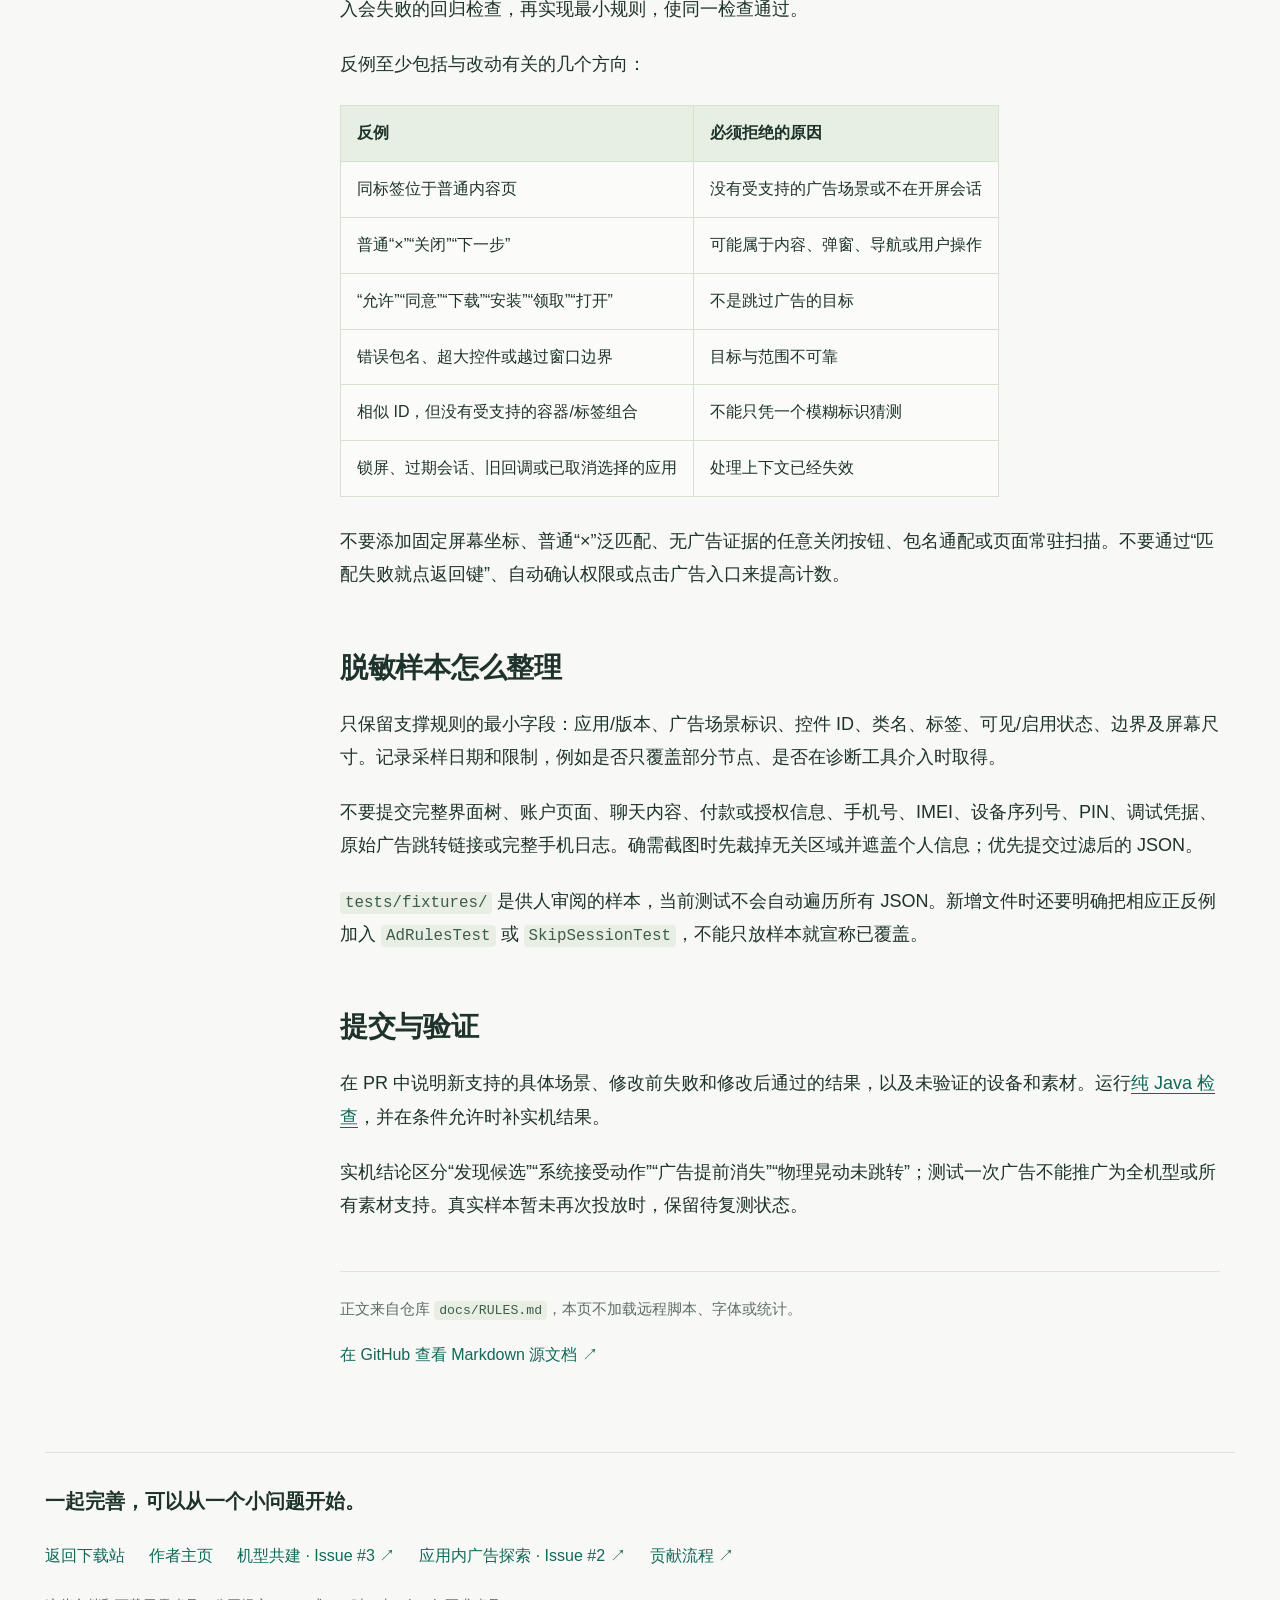
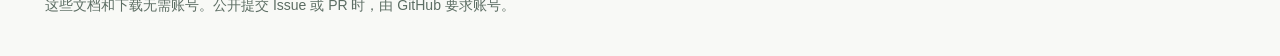
<file: splashguard/developer/rules.html>
<!doctype html>
<html lang="zh-CN">
<head>
  <meta charset="utf-8">
  <meta name="viewport" content="width=device-width, initial-scale=1">
  <meta name="theme-color" content="#126859">
  <meta name="description" content="开屏清净开发文档：为识别规则提交可审查的证据。免登录阅读，正文来自项目仓库Markdown。">
  <meta http-equiv="Content-Security-Policy" content="default-src 'none'; style-src 'self'; img-src 'self'; font-src 'none'; script-src 'none'; connect-src 'none'; base-uri 'none'; form-action 'none'; object-src 'none'">
  <title>为识别规则提交可审查的证据 · 开屏清净开发文档</title>
  <link rel="icon" href="../assets/shield.svg" type="image/svg+xml">
  <link rel="stylesheet" href="styles.css">
</head>
<body>
  <a class="skip-link" href="#main">跳到文档正文</a>
  <header class="site-header"><a class="brand" href="../"><img src="../assets/shield.svg" width="30" height="30" alt=""><span>开屏清净<small>开发文档</small></span></a><nav aria-label="网站入口"><a href="../">下载站</a><a href="../../">作者主页</a><a href="https://github.com/zhengxiuyuanustc-cmd/SplashGuard/tree/feature/simple-ui-onboarding">源码 ↗</a></nav></header>
  <div class="doc-layout">
    <aside class="doc-sidebar"><p class="nav-label">开发与共建</p><nav class="chapter-nav" aria-label="开发文档章节"><a href="index.html">开始构建</a><a href="architecture.html">架构与数据流</a><a class="active" aria-current="page" href="rules.html">规则贡献</a><a href="roadmap.html">共同路线图</a></nav><details class="toc"><summary>本页目录</summary><nav aria-label="本页章节"><a href="#%E5%85%88%E7%A1%AE%E8%AE%A4%E9%97%AE%E9%A2%98%E7%B1%BB%E5%88%AB">先确认问题类别</a><a href="#%E5%BD%93%E5%89%8D%E5%8C%B9%E9%85%8D%E8%BE%B9%E7%95%8C">当前匹配边界</a><a href="#%E6%AF%8F%E6%9D%A1%E8%A7%84%E5%88%99%E9%83%BD%E8%A6%81%E6%9C%89%E6%AD%A3%E4%BE%8B%E4%B8%8E%E5%8F%8D%E4%BE%8B">每条规则都要有正例与反例</a><a href="#%E8%84%B1%E6%95%8F%E6%A0%B7%E6%9C%AC%E6%80%8E%E4%B9%88%E6%95%B4%E7%90%86">脱敏样本怎么整理</a><a href="#%E6%8F%90%E4%BA%A4%E4%B8%8E%E9%AA%8C%E8%AF%81">提交与验证</a></nav></details></aside>
    <main id="main" class="doc-main"><p class="doc-kicker">免费开源 · 免登录阅读</p><p class="baseline-note">当前 0.1.7 开发基线位于 <code>feature/simple-ui-onboarding</code>；<code>main</code> 尚为旧版本。首次克隆请按<a href="index.html#环境与源码">开始构建</a>中的工作分支步骤操作。</p><article class="markdown-body"><h1 id="为识别规则提交可审查的证据">为识别规则提交可审查的证据</h1>
<p>规则文件是 <code>AdRules.java</code>，会话约束是 <code>SkipSession.java</code>，服务提交动作之前还会检查前台、解锁、包名和窗口条件。规则贡献不是“尽量多点几个地方”，而是为一个明确场景增加能解释、能测试的判断。</p>
<h2 id="先确认问题类别">先确认问题类别</h2>
<ul>
<li>没出现广告：无法据此验证跳过成功，请按“未出现广告”记录。</li>
<li>服务未连接、应用未选择或功能开关关闭：先修复设置与状态，通常不需要放宽规则。</li>
<li>广告已出现，控件符合预期但动作未生效：检查点击结果、父控件或异步回调，不要立即增加匹配范围。</li>
<li>开屏时段外的应用内广告：当前不支持，请转到<a href="roadmap.html">应用内广告研究</a>，不要直接延长 12 秒预算。</li>
</ul>
<h2 id="当前匹配边界">当前匹配边界</h2>
<p>通用候选位于右上区域，并有尺寸上限。明确“跳过广告 / 关闭广告 / skip ad”等标签与“跳过 / skip”加广告证据、倒计时、特定 splash SDK 标识的路径不同。某个词在单元测试中命中，不表示可以脱离服务的开屏会话或窗口检查直接点击。</p>
<p>B站规则额外要求精确包名 <code>tv.danmaku.bili</code>、已知开屏容器或类名，以及明确的跳过控件 ID 和标签。9.15.0 的控件可以出现在右下角，因此使用特定场景规则，不把所有应用的通用点击区域扩到页面底部。</p>
<p>当前一个已收录样本是：</p>
<pre><code class="language-json">{
  &quot;app_version&quot;: &quot;9.15.0&quot;,
  &quot;screen&quot;: [0, 0, 1200, 2652],
  &quot;scene&quot;: {&quot;id&quot;: &quot;tv.danmaku.bili:id/splash_layout&quot;, &quot;class&quot;: &quot;android.widget.FrameLayout&quot;},
  &quot;skip&quot;: {&quot;id&quot;: &quot;tv.danmaku.bili:id/count_down&quot;, &quot;class&quot;: &quot;android.widget.TextView&quot;, &quot;text&quot;: &quot;跳过5&quot;, &quot;bounds&quot;: [868, 2425, 1148, 2565]}
}
</code></pre>
<p>完整过滤样本见 <a href="https://github.com/zhengxiuyuanustc-cmd/SplashGuard/blob/feature/simple-ui-onboarding/tests/fixtures/bilibili-9.15.0-tmall-splash-layout.json"><code>tests/fixtures/bilibili-9.15.0-tmall-splash-layout.json</code></a>。数值描述这一次样本，不是可直接复制到其他手机的固定点击坐标。</p>
<h2 id="每条规则都要有正例与反例">每条规则都要有正例与反例</h2>
<p>正例至少说明：目标应用和版本、场景证据、明确跳过标签、精确标识、控件类型及相对屏幕位置。建议先加入会失败的回归检查，再实现最小规则，使同一检查通过。</p>
<p>反例至少包括与改动有关的几个方向：</p>
<table>
<thead>
<tr>
<th>反例</th>
<th>必须拒绝的原因</th>
</tr>
</thead>
<tbody>
<tr>
<td>同标签位于普通内容页</td>
<td>没有受支持的广告场景或不在开屏会话</td>
</tr>
<tr>
<td>普通“×”“关闭”“下一步”</td>
<td>可能属于内容、弹窗、导航或用户操作</td>
</tr>
<tr>
<td>“允许”“同意”“下载”“安装”“领取”“打开”</td>
<td>不是跳过广告的目标</td>
</tr>
<tr>
<td>错误包名、超大控件或越过窗口边界</td>
<td>目标与范围不可靠</td>
</tr>
<tr>
<td>相似 ID，但没有受支持的容器/标签组合</td>
<td>不能只凭一个模糊标识猜测</td>
</tr>
<tr>
<td>锁屏、过期会话、旧回调或已取消选择的应用</td>
<td>处理上下文已经失效</td>
</tr>
</tbody>
</table>
<p>不要添加固定屏幕坐标、普通“×”泛匹配、无广告证据的任意关闭按钮、包名通配或页面常驻扫描。不要通过“匹配失败就点返回键”、自动确认权限或点击广告入口来提高计数。</p>
<h2 id="脱敏样本怎么整理">脱敏样本怎么整理</h2>
<p>只保留支撑规则的最小字段：应用/版本、广告场景标识、控件 ID、类名、标签、可见/启用状态、边界及屏幕尺寸。记录采样日期和限制，例如是否只覆盖部分节点、是否在诊断工具介入时取得。</p>
<p>不要提交完整界面树、账户页面、聊天内容、付款或授权信息、手机号、IMEI、设备序列号、PIN、调试凭据、原始广告跳转链接或完整手机日志。确需截图时先裁掉无关区域并遮盖个人信息；优先提交过滤后的 JSON。</p>
<p><code>tests/fixtures/</code> 是供人审阅的样本，当前测试不会自动遍历所有 JSON。新增文件时还要明确把相应正反例加入 <code>AdRulesTest</code> 或 <code>SkipSessionTest</code>，不能只放样本就宣称已覆盖。</p>
<h2 id="提交与验证">提交与验证</h2>
<p>在 PR 中说明新支持的具体场景、修改前失败和修改后通过的结果，以及未验证的设备和素材。运行<a href="index.html">纯 Java 检查</a>，并在条件允许时补实机结果。</p>
<p>实机结论区分“发现候选”“系统接受动作”“广告提前消失”“物理晃动未跳转”；测试一次广告不能推广为全机型或所有素材支持。真实样本暂未再次投放时，保留待复测状态。</p>
</article><div class="source-note"><p>正文来自仓库 <code>docs/RULES.md</code>，本页不加载远程脚本、字体或统计。</p><a href="https://github.com/zhengxiuyuanustc-cmd/SplashGuard/blob/feature/simple-ui-onboarding/docs/RULES.md">在 GitHub 查看 Markdown 源文档 ↗</a></div></main>
  </div>
  <footer class="site-footer"><p>一起完善，可以从一个小问题开始。</p><nav aria-label="参与共建入口"><a href="../">返回下载站</a><a href="../../">作者主页</a><a href="https://github.com/zhengxiuyuanustc-cmd/SplashGuard/issues/3">机型共建 · Issue #3 ↗</a><a href="https://github.com/zhengxiuyuanustc-cmd/SplashGuard/issues/2">应用内广告探索 · Issue #2 ↗</a><a href="https://github.com/zhengxiuyuanustc-cmd/SplashGuard/blob/feature/simple-ui-onboarding/CONTRIBUTING.md">贡献流程 ↗</a></nav><small>这些文档和下载无需账号。公开提交 Issue 或 PR 时，由 GitHub 要求账号。</small></footer>
</body>
</html>
</file>
<file: style.css>
/* 全局基础样式 */
* {
    margin: 0;
    padding: 0;
    box-sizing: border-box;
}

body {
    font-family: -apple-system, BlinkMacSystemFont, 'Segoe UI', Roboto, Arial, sans-serif;
    max-width: 900px;
    margin: 80px auto 40px;
    padding: 0 20px;
    line-height: 1.7;
    color: #2d3436;
    background-color: #fafbfc;
    scroll-behavior: smooth;
}

/* 固定导航栏 */
.navbar {
    position: fixed;
    top: 0;
    left: 0;
    width: 100%;
    background: white;
    box-shadow: 0 2px 10px rgba(0,0,0,0.05);
    padding: 15px 0;
    z-index: 999;
    text-align: center;
}

.navbar a {
    margin: 0 15px;
    color: #2d3436;
    text-decoration: none;
    font-weight: 500;
}

.navbar a:hover {
    color: #1a73e8;
}

/* 个人信息头部 */
.header {
    display: flex;
    align-items: center;
    gap: 30px;
    margin-bottom: 40px;
    flex-wrap: wrap;
    justify-content: center;
    text-align: center;
}

.avatar {
    width: 140px;
    height: 140px;
    border-radius: 50%;
    object-fit: cover;
    border: 3px solid #1a73e8;
    background: #eef5ff;
    background-image: url('photo.jpg'); /* 替换为你的头像图片路径 */
    background-size: cover;
}

.info h1 {
    font-size: 2.2em;
    color: #1a73e8;
    margin-bottom: 5px;
}

.subtitle {
    color: #636e72;
    font-size: 1.1em;
    margin: 5px 0;
}

.contact {
    margin-top: 15px;
    font-size: 1em;
}

.contact a {
    color: #1a73e8;
    text-decoration: none;
    margin: 0 8px;
}

.contact a:hover {
    text-decoration: underline;
}

/* 按钮样式 */
.btn {
    display: inline-block;
    padding: 8px 16px;
    margin-top: 10px;
    background: #1a73e8;
    color: white !important;
    border-radius: 6px;
    text-decoration: none !important;
    transition: 0.3s;
}

.btn:hover {
    background: #0d5bbc;
}

/* 板块样式 */
.section {
    margin: 40px 0;
    background: white;
    padding: 25px;
    border-radius: 12px;
    box-shadow: 0 2px 15px rgba(0,0,0,0.03);
}

.section h2 {
    color: #1a73e8;
    border-bottom: 2px solid #eef5ff;
    padding-bottom: 10px;
    margin-bottom: 20px;
    font-size: 1.5em;
}

/* 项目卡片 */
.project {
    margin: 20px 0;
    padding: 15px;
    background: #f8f9fa;
    border-radius: 8px;
    border-left: 4px solid #1a73e8;
}

.project-title {
    font-weight: bold;
    font-size: 1.1em;
    color: #2d3436;
}

.tags {
    color: #636e72;
    font-size: 0.9em;
    margin: 5px 0;
}

/* 列表样式 */
ul {
    list-style-position: inside;
    padding-left: 10px;
}

li {
    margin: 10px 0;
}

/* 页脚 */
.footer {
    text-align: center;
    margin-top: 60px;
    padding: 20px;
    color: #636e72;
    font-size: 0.9em;
    border-top: 1px solid #eee;
}

/* 粒子画布样式 */
#particles {
  position: fixed;
  top: 0;
  left: 0;
  width: 100%;
  height: 100%;
  z-index: -1;
  pointer-events: none;
  background: #fafbfc;
  opacity: 0.3;/* 调整粒子画布的透明度，增强背景效果 */
}

/* 手机适配 */
@media (max-width: 600px) {
    .header {
        flex-direction: column;
        gap: 20px;
    }
    .navbar a {
        margin: 0 8px;
        font-size: 0.9em;
    }
}


/* 切换按钮样式 */
#toggleBtn {
  position: fixed;
  bottom: 20px;
  right: 20px;
  z-index: 1000;
  padding: 10px 15px;
  background: #1a73e8;
  color: white;
  border: none;
  border-radius: 50px;
  cursor: pointer;
  font-size: 14px;
  transition: all 0.3s ease;
}
#toggleBtn:hover {
  background: #0d5bbc;
}

/* 内容完全隐藏（透明+不可点击） */
.content-hidden {
  opacity: 0 !important;
  pointer-events: none !important;
  transition: opacity 0.5s ease;
}

/* 纯玩粒子时：提高粒子不透明度 */
#particles.clear {
  opacity: 1;
}
/* A small bridge to the author's open-source project. */
.navbar{display:flex;justify-content:center;align-items:center;gap:8px 24px;flex-wrap:wrap;padding:10px 20px}.navbar a{display:inline-flex;align-items:center;min-height:44px;margin:0}.open-source-tool{display:flex;gap:20px;align-items:flex-start;padding:8px 0}.tool-symbol{display:flex;align-items:center;justify-content:center;flex-shrink:0;width:48px;height:48px;background:#e6f0e9;border-radius:12px;color:#126859;font-size:26px}.tool-eyebrow{font-size:14px;color:#126859;font-weight:600;margin-bottom:3px}.open-source-tool h3{font-size:22px;margin-bottom:10px;color:#18372f}.open-source-tool p{max-width:650px}.tool-link{display:inline-flex;align-items:center;min-height:48px;margin-top:14px;color:#126859;font-weight:600;text-decoration:none}.tool-link:hover{text-decoration:underline}.open-source-section h2{border-color:#e6f0e9;color:#126859}.tool-link:focus-visible,.navbar a:focus-visible{outline:3px solid #e4b85e;outline-offset:4px}@media(max-width:700px){body{margin-top:142px}.navbar{gap:0 18px;padding:8px 16px}.navbar a{font-size:15px;min-height:44px}.open-source-tool{gap:14px}.open-source-tool h3{font-size:20px}.section{padding:22px}.open-source-tool p{font-size:16px}}
</file>
<file: splashguard/styles.css>
@charset "UTF-8";
:root{--ink:#18372f;--muted:#586c62;--green:#126859;--forest:#0d4037;--cream:#f5f7f2;--mint:#e7eee5;--line:#d8e2d8;--gold:#e6b965;--radius:18px}
*{box-sizing:border-box}html{scroll-behavior:smooth;scroll-padding-top:110px}body{margin:0;color:var(--ink);background:#fff;font:18px/1.8 -apple-system,BlinkMacSystemFont,"Segoe UI","Microsoft YaHei",sans-serif;-webkit-font-smoothing:antialiased}a{color:var(--green);text-underline-offset:4px}button,input,select,textarea{font:inherit}button{cursor:pointer}img{display:block;max-width:100%;height:auto}h1,h2,h3,h4,p{margin-top:0}h1,h2,h3,h4{line-height:1.3}h1{font-size:clamp(42px,4.5vw,64px);font-weight:750;letter-spacing:-1.5px;margin:25px 0}h2{font-size:clamp(30px,3.4vw,42px);font-weight:700;letter-spacing:-.7px;margin:12px 0 20px}h3{font-size:23px;margin:0 0 14px}p{margin-bottom:18px}.wrap{max-width:1200px;width:calc(100% - 96px);margin-inline:auto}.section{padding-block:86px}.eyebrow{font-size:15px;line-height:1.6;letter-spacing:.6px;font-weight:650;color:var(--green)}.light{color:#d2e7d9!important}.subtle{font-size:16px;color:var(--muted);line-height:1.85}.button{display:inline-flex;align-items:center;justify-content:center;gap:26px;min-height:56px;background:var(--green);color:#fff;border:1px solid var(--green);border-radius:9px;padding:13px 24px;text-decoration:none;font-size:19px;font-weight:650;line-height:1.6;transition:background .18s}.button:hover{background:var(--forest)}.button.small{min-height:48px;font-size:17px;padding:10px 17px;gap:20px}.button.secondary{background:transparent;border-color:#a9c2b1;color:var(--green)}.button.secondary:hover{background:var(--mint)}.text-link{font-size:17px;font-weight:600;text-decoration:none;display:inline-flex;align-items:center;min-height:44px}.text-link:hover{text-decoration:underline}.actions{display:flex;align-items:center;gap:14px 24px;flex-wrap:wrap}.skip-link{position:fixed;left:20px;top:-100px;background:#fff;padding:10px 20px;z-index:100}.skip-link:focus{top:10px}:focus-visible{outline:3px solid var(--gold);outline-offset:4px}[hidden]{display:none!important}section,article[id],div[id]{scroll-margin-top:16px}summary{cursor:pointer;list-style:none;font-weight:600;min-height:52px;display:flex;align-items:center;justify-content:space-between;gap:18px;padding:14px 0;line-height:1.6}summary::-webkit-details-marker{display:none}summary::after{content:"＋";flex-shrink:0;font-size:21px;font-weight:400;color:var(--green)}details[open]>summary::after{content:"−"}details{border-top:1px solid var(--line)}.details-body{padding:3px 0 18px}.details-body p:last-child{margin-bottom:0}.details-body p{font-size:17px;color:var(--muted)}
.header{min-height:86px;display:flex;align-items:center;justify-content:space-between;gap:22px;padding:12px 48px;background:#fffffff5;border-bottom:1px solid #e9eee7;position:sticky;top:0;z-index:20;backdrop-filter:blur(16px)}.brand{display:inline-flex;align-items:center;gap:11px;text-decoration:none;color:var(--ink);font-weight:750;font-size:20px;white-space:nowrap}.brand small{display:block;font-size:12px;font-weight:500;letter-spacing:1.3px;line-height:1.3;color:var(--muted);margin-top:2px}.header nav{display:flex;gap:24px;align-items:center}.header nav a{display:inline-flex;align-items:center;min-height:44px;font-size:16px;text-decoration:none;color:var(--ink)}.header nav a:hover{color:var(--green)}.hero{display:grid;grid-template-columns:1.13fr 1fr;gap:70px;align-items:center;min-height:715px;padding-block:65px}.hero-copy{padding-bottom:12px}.hero h1>span{color:var(--green)}.live-dot{display:inline-block;width:8px;height:8px;border-radius:50%;background:#56976c;margin-right:9px}.lead{font-size:20px;color:#456051;line-height:1.85;margin-bottom:24px}.feature-pills{display:flex;gap:10px;flex-wrap:wrap;margin:0 0 30px}.feature-pills a{display:inline-flex;align-items:center;gap:9px;min-height:46px;border:1px solid #c6d7c9;border-radius:6px;background:var(--cream);padding:7px 12px;color:var(--green);font-size:16px;font-weight:650;text-decoration:none}.feature-pills small{font-size:14px;font-weight:400;color:var(--muted)}.download-simple-note{font-size:16px;color:var(--muted);margin:18px 0 0;max-width:520px}.download-simple-note a{white-space:nowrap}.hero-panel{padding:26px 28px;background:var(--cream);border:1px solid #d6e2d4;border-radius:22px;box-shadow:0 16px 50px #1c463614}.panel-top{display:flex;align-items:center;justify-content:space-between;gap:12px;border-bottom:1px solid var(--line);padding-bottom:20px}.panel-top>span:first-child{display:flex;align-items:center;gap:9px;font-weight:650;font-size:17px}.local-badge{font-size:14px;color:var(--green);border-radius:4px;background:#e4eee1;padding:3px 8px;white-space:nowrap}.panel-intro{display:flex;align-items:flex-start;gap:17px;padding:30px 0}.status-mark{display:flex;align-items:center;justify-content:center;width:44px;height:44px;border-radius:50%;background:var(--green);color:#fff;font-size:24px;flex-shrink:0;margin-top:4px}.panel-intro p{font-size:15px;color:var(--muted);margin:0 0 7px}.panel-intro h2{font-size:31px;line-height:1.45;margin:0;letter-spacing:-.3px}.panel-feature{display:flex;align-items:center;gap:14px;padding:21px 0;border-top:1px solid var(--line)}.feature-icon{flex-shrink:0;display:flex;align-items:center;justify-content:center;width:40px;height:40px;background:#e4ece1;border:1px solid #d3e0d1;border-radius:9px;color:var(--green);font-size:23px}.panel-feature>div{flex:1;min-width:0}.panel-feature h3{font-size:19px;margin:0 0 4px}.panel-feature p{font-size:15px;color:var(--muted);line-height:1.8;margin:0}.mode-tag{font-size:13px;font-weight:500;color:var(--green);padding:4px 7px;border:1px solid #bdd2c0;border-radius:4px;white-space:nowrap}.panel-note{display:flex;align-items:flex-start;gap:12px;background:#e7eee3;border-radius:9px;margin-top:10px;padding:16px}.panel-note>span{font-size:22px;color:var(--green);line-height:1.5}.panel-note p{font-size:15px;color:#456151;margin:0}.panel-note b{font-weight:500}.diagram-caption{font-size:13px;color:var(--muted);text-align:center;margin:18px 0 0;line-height:1.6}.trust-strip{background:var(--cream);border-block:1px solid #e4ebe0}.trust-strip>.wrap{display:grid;grid-template-columns:repeat(3,1fr);gap:45px;padding-block:25px}.trust-strip p{margin:0;border-left:2px solid #b5ccb9;padding-left:19px}.trust-strip b{display:block;font-size:18px;font-weight:650}.trust-strip span{display:block;font-size:16px;color:var(--muted);margin-top:3px}
.section-head{display:flex;justify-content:space-between;align-items:flex-end;gap:40px;margin-bottom:38px}.section-head h2{margin-bottom:0}.section-head>p{color:var(--muted);font-size:17px;max-width:370px;margin:0 0 3px}.section-head>.text-link{flex-shrink:0}.start-steps{display:grid;grid-template-columns:repeat(3,1fr);list-style:none;padding:0;margin:38px 0 32px;gap:38px}.start-steps li{border-top:2px solid var(--line);padding-top:23px;min-width:0}.step-number{display:flex;align-items:center;justify-content:center;width:34px;height:34px;border-radius:50%;color:var(--green);background:var(--mint);font-size:17px;font-weight:650;margin-bottom:20px}.start-steps h3{font-size:23px}.start-steps p{font-size:18px;color:var(--muted);margin-bottom:12px}.start-steps a{display:inline-flex;align-items:center;min-height:44px;font-size:17px;font-weight:600;text-decoration:none}.notice{display:flex;align-items:center;gap:16px 25px;padding:22px 26px;background:var(--cream);border:1px solid var(--line);border-radius:12px}.notice>b{font-size:18px;flex-shrink:0}.notice p{font-size:17px;color:var(--muted);margin:0;flex:1}.notice a{display:inline-flex;align-items:center;min-height:44px;font-size:16px;flex-shrink:0;font-weight:600;text-decoration:none}.how-section{background:var(--cream)}.feature-grid{display:grid;grid-template-columns:1fr 1fr;gap:55px}.feature-article{border-top:1px solid #bdcebc;padding:25px 0 0}.feature-number{font-size:15px;color:var(--green);font-weight:600}.feature-article h3{font-size:29px;margin:15px 0}.feature-article>p{font-size:18px;color:var(--muted);margin-bottom:14px}.feature-article>.feature-summary{font-size:20px;color:var(--ink);font-weight:600}.feature-article>.text-link{margin-bottom:18px}.feature-article summary{font-size:17px}.privacy-block{display:grid;grid-template-columns:.8fr 1.2fr;gap:65px;margin-top:62px;padding-top:45px;border-top:1px solid var(--line)}.privacy-block h3{font-size:30px;line-height:1.5;margin:15px 0}.privacy-block>div>p{font-size:17px;color:var(--muted);max-width:430px}.privacy-details details:first-child{border-top:0}.privacy-details>.text-link{font-size:16px;margin-top:12px}
.guide-section{background:#fff}.guide-toolbar{display:flex;align-items:center;justify-content:space-between;gap:24px;margin:35px 0 19px}.search{display:flex;align-items:center;gap:12px;background:var(--cream);border:1px solid #c6d5c8;border-radius:8px;padding:11px 15px;width:560px;max-width:100%;min-height:52px}.search>span{font-size:26px;line-height:1;color:var(--muted)}.search input{border:0;outline:none;background:transparent;width:100%;min-width:0;font-size:17px;color:var(--ink)}.guide-count{font-size:15px;color:var(--muted);line-height:1.8}.guide-count b{color:var(--green)}.brand-filters{display:flex;gap:9px;flex-wrap:wrap;margin:18px 0}.filter{border:1px solid var(--line);border-radius:6px;background:transparent;min-height:48px;padding:8px 20px;font-size:17px;color:var(--muted)}.filter.active{color:#fff;background:var(--green);border-color:var(--green)}.filter:not(.active):hover{background:var(--cream)}.result-status{font-size:16px;color:var(--muted);margin:20px 0 14px}.device-header{display:flex;justify-content:space-between;align-items:center;gap:25px;padding:25px 30px;background:var(--mint);border:1px solid #d3dfd0;border-radius:14px 14px 0 0}.verified{font-size:14px;color:var(--green);border:1px solid #b3cbb6;border-radius:4px;padding:3px 8px;display:inline-block}.device-header h3{font-size:26px;margin:10px 0 5px}.device-header p{font-size:16px;color:var(--muted);margin:0}.device-note{font-size:15px;color:var(--muted);text-align:right;line-height:1.8}.guide{border:1px solid #d3dfd0;border-top:0}.guide:last-child{border-radius:0 0 14px 14px}.guide summary{padding:21px 30px;gap:24px;min-height:84px}.guide summary:after{display:none}.guide summary small{display:block;color:var(--muted);font-size:15px;font-weight:400;margin-bottom:6px}.guide summary b{font-size:20px;font-weight:650}.summary-arrow{font-size:23px;font-weight:400;color:var(--green);transition:transform .2s}.guide[open] .summary-arrow{transform:rotate(90deg)}.guide-body{padding:0 30px 25px}.path-list{padding-left:24px;margin:0 0 23px}.path-list li{font-size:18px;color:#456151;padding-left:7px;margin-bottom:12px}.path-list li::marker{font-size:16px;color:var(--green)}.guide-tip{border-left:3px solid #c5a155;background:#faf4e6;border-radius:2px 6px 6px 2px;font-size:17px;color:#71582c;padding:14px 18px;margin:18px 0}.guide-body>a{font-size:16px;display:inline-flex;align-items:center;min-height:44px;text-decoration:none;font-weight:600}.guide-legend{font-size:15px;color:var(--muted);line-height:1.9;margin:21px 0 0}.empty-state{text-align:center;padding:45px 25px;background:var(--cream);border:1px dashed #b5ccb7;border-radius:14px}.empty-mark{color:#88ad94;font-size:35px;line-height:1;margin-bottom:20px}.empty-state h3{font-size:25px}.empty-state p{font-size:17px;color:var(--muted)}.empty-state .button{font-size:17px}
.control-list{border-top:1px solid var(--line);display:grid;grid-template-columns:repeat(3,1fr);gap:40px;padding-top:28px}.control-list article{display:flex;gap:17px;align-items:flex-start}.control-list article>span{display:flex;align-items:center;justify-content:center;flex-shrink:0;width:31px;height:31px;border-radius:50%;background:var(--mint);color:var(--green);font-size:17px}.control-list h3{font-size:20px;line-height:1.6;margin:0 0 12px}.control-list p{font-size:17px;color:var(--muted);margin:0}.control-list+.subtle{font-size:16px;margin:27px 0 0}.download-section{background:var(--forest);color:white}.download-layout{display:grid;grid-template-columns:1fr 1fr;gap:80px;align-items:start}.download-layout>div>h2{font-size:46px;line-height:1.4;margin:20px 0}.download-layout>div>p{font-size:18px;line-height:1.9;color:#c0d7c8}.download-panel{border-radius:18px;background:#fff;color:var(--ink);padding:29px 32px}.version-line{display:flex;align-items:center;justify-content:space-between;gap:12px;font-size:15px;color:var(--muted)}.preview-badge{font-size:14px;color:#795622;background:#faefd9;border-radius:4px;padding:3px 8px}.download-panel h3{font-size:31px;margin:20px 0 16px;letter-spacing:-.5px}.release-warning{font-size:17px;color:var(--muted);line-height:1.9;margin-bottom:24px}.download-button{width:100%;justify-content:space-between;gap:15px}.download-panel>.subtle{margin:16px 0 8px}.download-links{display:flex;justify-content:space-between;gap:12px 20px;flex-wrap:wrap;margin:0 0 16px}.download-links a{font-size:16px;display:inline-flex;align-items:center;min-height:44px;text-decoration:none;font-weight:600}.hash-details,.screenshot-details{font-size:16px}.hash-details summary,.screenshot-details summary{font-size:16px}.hash-details code{display:block;overflow-wrap:anywhere;font:14px/1.9 Consolas,monospace;background:var(--cream);padding:11px 12px;border-radius:5px;color:#405f4c}.hash-details p{margin:10px 0}.copy-link{font-size:16px;color:var(--green);border:0;padding:7px 0;min-height:44px;background:transparent;text-decoration:underline}.screenshot-details img{width:245px;max-width:100%;border:1px solid var(--line);border-radius:14px;margin:10px auto 15px}.screenshot-details .subtle{font-size:15px;margin-bottom:0}
.contribute-section{display:grid;grid-template-columns:.8fr 1.2fr;gap:70px;align-items:start}.contribute-section>div>p{font-size:18px;color:var(--muted);max-width:400px}.feedback-panel{border:1px solid var(--line);border-radius:14px;overflow:hidden;background:var(--cream)}.feedback-panel>summary{padding:20px 26px;font-size:19px;min-height:74px}.feedback-intro{padding:4px 26px 8px}.feedback-intro p{font-size:17px;color:var(--muted);margin-bottom:12px}.feedback-intro .subtle{font-size:16px}.contribution-form{padding:0 26px 26px;background:transparent;overflow-wrap:anywhere}.form-top{display:flex;align-items:center;justify-content:space-between;gap:12px;flex-wrap:wrap;margin:10px 0 20px}.form-top h3{font-size:20px;margin:0}.form-top>span{font-size:14px;background:var(--mint);color:var(--green);border-radius:4px;padding:3px 7px;white-space:nowrap}.form-grid{display:grid;grid-template-columns:1fr 1fr;gap:16px;margin-bottom:18px}.contribution-form label{display:block;font-size:16px;font-weight:600;margin-bottom:18px}.form-grid label{margin-bottom:0}.contribution-form input:not([type=checkbox]),.contribution-form select,.contribution-form textarea{display:block;width:100%;min-width:0;min-height:49px;font-size:16px;font-weight:400;color:var(--ink);background:#fff;border:1px solid #cbd8cd;border-radius:6px;outline:none;padding:11px 12px;margin-top:7px}.contribution-form input:focus,.contribution-form textarea:focus,.contribution-form select:focus{border-color:#4e8667;box-shadow:0 0 0 3px #bad5c250}.contribution-form textarea{resize:vertical;line-height:1.8}.contribution-form .check-label{display:flex;align-items:flex-start;gap:12px;line-height:1.85;color:var(--muted);font-weight:400;font-size:16px;margin:22px 0}.check-label input{width:22px;height:22px;flex-shrink:0;margin:5px 0 0;accent-color:var(--green)}.contribution-form>.button{font-size:18px}.contribution-form>.subtle{font-size:15px;margin:15px 0 0}.draft-result{border-top:1px solid var(--line);padding-top:25px;margin-top:28px}.draft-result h4{font-size:20px;margin-bottom:13px}.draft-result .actions{margin:17px 0;gap:12px 18px}.draft-result .button{font-size:16px;min-height:48px;padding:10px 17px}.draft-result .text-link{font-size:16px}.draft-result>.subtle{font-size:15px;margin-bottom:0}
.support-section{background:var(--cream);border-top:1px solid #e2eade}.support-layout{display:grid;grid-template-columns:.8fr 1.2fr;gap:70px;align-items:start}.support-layout>div>p{font-size:18px;color:var(--muted);max-width:400px}.support-details{border:1px solid #becfbe;border-radius:13px;background:#fff;overflow:hidden}.support-details>summary{padding:23px 26px;min-height:80px;font-size:20px;gap:15px}.support-details>summary:after{display:none}.support-details[open]>summary{border-bottom:1px solid var(--line)}.support-details[open]>summary>span:last-child{transform:rotate(45deg)}.support-details summary>span:last-child{font-size:25px;font-weight:400;color:var(--green);transition:transform .15s}.support-body{padding:24px 26px}.support-body>p{font-size:17px;color:var(--muted);margin-bottom:24px}.qr-grid{display:grid;grid-template-columns:1fr 1fr;gap:20px}.qr-grid figure{margin:0;text-align:center;min-width:0}.qr-grid h3{font-size:20px;font-weight:650;margin-bottom:18px}.qr-grid img{display:block;width:260px;max-width:100%;height:auto;margin:auto;border:1px solid #e5eae2;border-radius:6px;background:#fff}.qr-grid figcaption{margin-top:12px}.qr-grid a{display:inline-flex;align-items:center;min-height:44px;font-size:16px;text-decoration:none;font-weight:600}.support-body>.subtle{font-size:15px;margin:24px 0 0}.footer{padding-block:35px 40px;display:flex;justify-content:space-between;gap:35px}.footer .brand{font-size:18px}.footer p{font-size:15px;color:var(--muted);margin:10px 0 0}.footer-links{display:flex;gap:6px 24px;flex-wrap:wrap;align-items:center;justify-content:flex-end;max-width:530px}.footer-links>a{display:inline-flex;align-items:center;min-height:44px;text-decoration:none;font-size:16px}.footer-links small{width:100%;font-size:14px;color:var(--muted);text-align:right}.toast{position:fixed;left:50%;bottom:22px;transform:translate(-50%,15px);max-width:calc(100vw - 32px);color:white;background:var(--forest);border-radius:8px;padding:12px 20px;font-size:16px;line-height:1.7;z-index:50;opacity:0;pointer-events:none;transition:.2s;text-align:center}.toast.visible{opacity:1;transform:translate(-50%,0)}
@media(max-width:1120px){.header nav{gap:18px}.header nav a{font-size:15px}.wrap{width:calc(100% - 64px)}.header{padding-inline:32px}.hero{gap:35px}.hero h1{font-size:48px}.hero-panel{padding:23px}.mode-tag{display:none}.feature-grid{gap:35px}.download-layout{gap:45px}.contribute-section,.support-layout{gap:40px}.privacy-block{gap:45px}.notice{flex-wrap:wrap}.notice p{min-width:55%}.section-head{flex-wrap:wrap;gap:18px}.guide-toolbar{flex-wrap:wrap}.control-list{gap:25px}}
@media(max-width:920px){.header nav{display:none}.hero{grid-template-columns:1fr;gap:35px;min-height:0;padding-block:50px}.hero-copy{max-width:710px}.hero h1{font-size:54px}.hero-panel{max-width:660px;width:100%;margin:0 auto}.mode-tag{display:inline-block}.trust-strip>.wrap{gap:25px}.trust-strip p{padding-left:13px}.trust-strip b{font-size:17px}.trust-strip span{font-size:15px}.section{padding-block:68px}.privacy-block{grid-template-columns:1fr;gap:20px}.privacy-block>div>p{max-width:710px}.privacy-block h3 br{display:none}.privacy-details details:first-child{border-top:1px solid var(--line)}.control-list{grid-template-columns:1fr;gap:25px}.control-list h3{margin-bottom:8px}.download-layout{grid-template-columns:1fr;gap:32px}.download-panel{max-width:680px;width:100%}.contribute-section,.support-layout{grid-template-columns:1fr;gap:28px}.contribute-section>div>p,.support-layout>div>p{max-width:650px}.contribute-section h2 br,.support-layout h2 br{display:none}.footer{flex-wrap:wrap}.footer-links{justify-content:flex-start;max-width:none}.footer-links small{text-align:left}}
@media(max-width:600px){html{scroll-padding-top:94px}.wrap{width:calc(100% - 40px)}.header{min-height:76px;padding:10px 16px;gap:12px}.brand{font-size:18px;gap:9px}.brand img{width:30px}.brand small{font-size:11px}.button.small{font-size:17px;gap:10px;padding:10px 14px}.hero{padding-block:36px 40px;gap:28px}.hero .eyebrow{font-size:14px;letter-spacing:0}.hero h1{font-size:clamp(34px,8.2vw,46px);letter-spacing:-1px;line-height:1.45;margin:22px 0}.hero h1>span{white-space:nowrap}.lead{font-size:18px;margin-bottom:21px}.feature-pills{gap:8px;margin-bottom:25px}.feature-pills a{font-size:16px;padding:7px 10px;min-height:47px;gap:7px}.feature-pills small{font-size:13px}.hero .actions{gap:12px}.hero .button{min-height:58px;font-size:19px}.hero .text-link{font-size:17px;min-height:44px}.download-simple-note{font-size:16px;line-height:1.9}.hero-panel{padding:20px}.panel-top{padding-bottom:17px}.panel-top>span:first-child{font-size:16px}.local-badge{font-size:13px}.panel-intro{padding-block:25px;gap:14px}.panel-intro h2{font-size:28px}.panel-intro p{font-size:15px}.status-mark{width:39px;height:39px;font-size:22px}.panel-feature{gap:12px;padding-block:18px}.panel-feature h3{font-size:19px}.panel-feature p{font-size:15px}.mode-tag{display:none}.feature-icon{width:35px;height:35px;font-size:21px}.panel-note{padding:14px;gap:10px}.panel-note p{font-size:15px}.diagram-caption{font-size:13px}.trust-strip>.wrap{grid-template-columns:1fr;gap:17px;padding-block:24px}.trust-strip p{display:flex;align-items:center;justify-content:space-between;gap:12px;padding-left:14px}.trust-strip b{font-size:17px}.trust-strip span{font-size:15px;margin:0;text-align:right}.section{padding-block:55px}h2{font-size:30px;line-height:1.45;letter-spacing:-.5px}.section-head{display:block;margin-bottom:28px}.section-head>p{font-size:17px;margin:14px 0 0}.section-head>.text-link{font-size:17px;margin-top:15px}.start-steps{grid-template-columns:1fr;gap:25px;margin:29px 0}.start-steps li{position:relative;padding:21px 0 0 48px}.step-number{position:absolute;left:0;top:22px;width:31px;height:31px;font-size:16px}.start-steps h3{font-size:22px;margin-bottom:13px}.start-steps p{font-size:18px}.start-steps a{font-size:17px}.notice{display:block;padding:20px}.notice>b{display:block;font-size:19px;margin-bottom:10px}.notice p{font-size:18px}.notice a{font-size:17px;margin-top:8px}.feature-grid{grid-template-columns:1fr;gap:32px}.feature-article{padding-top:22px}.feature-article h3{font-size:27px}.feature-article>.feature-summary{font-size:20px}.feature-article>p,.details-body p{font-size:18px}.feature-article summary{font-size:17px}.privacy-block{margin-top:35px;padding-top:30px;gap:15px}.privacy-block h3{font-size:27px}.privacy-block>div>p{font-size:18px}.privacy-details summary{font-size:17px}.privacy-details>.text-link{font-size:16px}.guide-toolbar{display:block;margin-top:28px}.search{width:100%;padding:10px 13px}.search input{font-size:16px}.guide-count{display:block;font-size:15px;margin-top:13px}.brand-filters{gap:8px;margin-block:18px}.filter{padding:8px 17px;font-size:17px}.device-header{display:block;padding:22px}.device-header h3{font-size:25px}.device-header p{font-size:16px}.device-note{display:block;font-size:15px;text-align:left;margin-top:13px}.device-note br{display:none}.guide summary{padding:20px 22px;gap:18px}.guide summary b{font-size:20px}.guide summary small{font-size:15px}.guide-body{padding:0 22px 22px}.path-list{padding-left:20px}.path-list li{font-size:18px;padding-left:4px}.guide-tip{font-size:17px;padding:13px 15px}.guide-body>.subtle{font-size:16px}.guide-legend{font-size:15px}.empty-state{padding:33px 20px}.empty-state h3{font-size:24px}.empty-state .button{font-size:17px;padding-inline:16px}.control-list{gap:25px;padding-top:25px}.control-list h3{font-size:20px}.control-list p{font-size:18px}.control-list+.subtle{font-size:16px}.download-layout>div>h2{font-size:35px}.download-layout>div>p{font-size:18px}.download-panel{padding:25px 22px}.download-panel h3{font-size:29px}.version-line{font-size:14px}.preview-badge{font-size:14px}.download-button{font-size:19px}.release-warning{font-size:17px}.download-panel>.subtle{font-size:16px}.download-links{gap:5px 20px}.hash-details summary,.screenshot-details summary{font-size:16px}.contribute-section>div>p{font-size:18px}.feedback-panel>summary{font-size:19px;padding:20px}.feedback-intro{padding:0 20px 8px}.feedback-intro p{font-size:17px}.feedback-intro .subtle{font-size:16px}.contribution-form{padding:0 20px 23px}.form-grid{grid-template-columns:1fr;gap:17px}.form-top h3{font-size:19px}.contribution-form label{font-size:17px}.contribution-form .check-label{font-size:16px}.contribution-form>.button{width:100%;justify-content:space-between;font-size:18px;padding-inline:18px}.support-layout>div>p{font-size:18px}.support-details>summary{font-size:19px;padding:21px}.support-body{padding:22px 20px}.qr-grid{grid-template-columns:1fr;gap:30px}.qr-grid h3{font-size:21px}.qr-grid img{width:260px}.support-body>p{font-size:18px}.support-body>.subtle{font-size:16px}.footer{padding-block:28px 35px;gap:22px}.footer-links{gap:4px 23px}.footer-links>a{font-size:16px}.footer-links small{font-size:14px}.toast{font-size:16px}}
@media(prefers-reduced-motion:reduce){html{scroll-behavior:auto}*,*:before,*:after{transition:none!important;animation:none!important}}

/* Source-informed refinement: centered introduction, restrained controls and a
   broad product explanation. Brand assets and font files remain our own. */
body{background:#f8f9f6}.header{background:#f8f9f6f5}.header nav{gap:21px}.header nav a{font-size:15px}.button{background:#1e2c27;border-color:#1e2c27;border-radius:999px}.button:hover{background:#354c40}.button.secondary{background:transparent;color:var(--green);border-color:#b5c7bb}.hero{display:flex;flex-direction:column;align-items:center;gap:48px;min-height:0;padding-block:80px 76px}.hero-copy{max-width:860px;width:100%;padding:0;text-align:center}.hero h1{font-size:50px;font-weight:600;line-height:1.48;letter-spacing:-1.2px;margin:20px 0 22px}.hero .lead{font-size:19px;max-width:740px;margin:0 auto 25px}.hero .eyebrow{display:inline-flex;align-items:center;border:1px solid #d4dfd1;background:#fff9;border-radius:999px;padding:6px 14px;font-size:14px}.feature-pills{justify-content:center;margin-bottom:26px}.feature-pills a{border-radius:999px;background:#fff9;min-height:48px;padding-inline:16px;font-weight:500}.hero .actions{justify-content:center}.hero .download-simple-note{max-width:690px;margin:17px auto 0}.hero-panel{display:grid;grid-template-columns:1.05fr 1fr 1fr;column-gap:26px;max-width:1060px;width:100%;padding:25px 30px;background:#fff;border:1px solid #dce4d9;border-radius:20px;box-shadow:0 3px 7px #24463308,0 18px 40px #24463308;text-align:left}.panel-top{grid-column:1/-1;padding-bottom:20px}.panel-intro{grid-column:1;grid-row:2;align-items:center;padding:28px 0;gap:14px}.panel-intro h2{font-size:27px;line-height:1.6;font-weight:600}.panel-intro p{font-size:14px}.status-mark{width:37px;height:37px;font-size:22px}.panel-feature{grid-row:2;flex-wrap:wrap;align-content:center;gap:10px 13px;border-top:0;border-left:1px solid var(--line);padding:23px 0 23px 24px}.panel-feature>div{flex:1;min-width:100px}.panel-feature h3{font-size:19px}.panel-feature p{font-size:15px}.mode-tag{display:inline-block;font-size:13px;padding:3px 7px;margin-left:52px}.panel-note{grid-column:1/-1;justify-content:center;align-items:center;border-top:1px solid var(--line);border-radius:0;background:transparent;margin:0;padding:18px 0 0}.panel-note p{font-size:15px;text-align:center}.panel-note br{display:none}.panel-note b{display:inline-block;margin-left:15px}.diagram-caption{grid-column:1/-1;margin-top:12px;font-size:13px}.trust-strip{background:transparent}.section{padding-block:100px}.how-section{background:#fff}.guide-section{background:transparent}.guide{background:#fff}.control-list{border-color:#cbd8ca}.feature-article h3{font-weight:600}.section-head h2{font-weight:600}.download-panel{box-shadow:none}.contribute-section{border-top:1px solid var(--line)}.support-section{background:#f0f4ed}.footer{background:transparent}.developer-section{padding-top:90px}.developer-grid{display:grid;grid-template-columns:1fr 1fr;gap:60px;border-top:1px solid var(--line);padding-top:30px}.developer-grid article{min-width:0}.developer-grid h3{font-size:25px;font-weight:600;margin:17px 0}.developer-grid p{font-size:18px;color:var(--muted);max-width:520px}.exploration-badge{display:inline-flex;align-items:center;font-size:14px;font-weight:500;border-radius:999px;border:1px solid #e1d1ae;background:#faf4e6;color:#765c28;padding:3px 10px}.developer-grid .text-link{font-size:17px}
@media(max-width:1120px){.header nav{gap:15px}.header nav a{font-size:14px}.hero{padding-top:65px}.hero-panel{column-gap:20px;padding-inline:25px}.panel-feature{padding-left:18px}.panel-feature h3{font-size:18px}.panel-intro h2{font-size:25px}.panel-note b{margin-left:10px}.developer-grid{gap:40px}}
@media(max-width:920px){.header nav{display:none}.hero{gap:38px;padding-block:58px}.hero h1{font-size:48px}.hero-panel{grid-template-columns:1fr 1fr;column-gap:20px;max-width:700px}.panel-intro{grid-column:1/-1;grid-row:auto;justify-content:center;padding:24px 0 20px}.panel-intro h2{font-size:27px}.panel-feature{grid-row:auto;border-top:1px solid var(--line);border-left:0;padding:22px 12px}.panel-feature+.panel-feature{border-left:1px solid var(--line);padding-left:24px}.mode-tag{margin-left:52px}.section{padding-block:75px}.developer-grid{gap:35px}.developer-section{padding-top:75px}}
@media(max-width:600px){.hero{gap:30px;padding-block:39px 45px}.hero h1{font-size:clamp(34px,8.2vw,42px);line-height:1.5;letter-spacing:-.8px;margin:19px 0 20px}.hero .eyebrow{font-size:13px;letter-spacing:0;padding:5px 11px}.hero .lead{font-size:18px;line-height:1.9;margin-bottom:22px}.feature-pills{gap:9px;margin-bottom:23px}.feature-pills a{font-size:16px;padding-inline:13px;min-height:48px}.hero .actions{gap:10px}.hero .button{font-size:19px}.hero .download-simple-note{font-size:16px;margin-top:15px}.hero-panel{grid-template-columns:1fr;padding:20px;gap:0}.panel-top{grid-column:1;min-width:0}.panel-intro{grid-column:1;padding:25px 0;justify-content:flex-start}.panel-intro h2{font-size:27px;line-height:1.5}.panel-feature{padding:20px 0;gap:13px;flex-wrap:nowrap}.panel-feature+.panel-feature{border-left:0;padding-left:0}.panel-feature h3{font-size:20px}.panel-feature p{font-size:15px}.mode-tag{display:none}.panel-note{grid-column:1;align-items:flex-start;justify-content:flex-start;padding-top:17px}.panel-note p{text-align:left;font-size:15px}.panel-note br{display:inline}.panel-note b{display:block;margin-left:0}.diagram-caption{grid-column:1;font-size:13px}.section{padding-block:58px}.developer-section{padding-top:58px}.developer-grid{grid-template-columns:1fr;gap:30px;padding-top:25px}.developer-grid article+article{border-top:1px solid var(--line);padding-top:27px}.developer-grid h3{font-size:25px}.developer-grid p{font-size:18px}.developer-section h2{font-size:30px}.exploration-badge{font-size:14px}.developer-grid .text-link{font-size:17px}}

/* Public aggregate download records; no click tracking. */
.download-stats{margin-top:24px;padding:20px 0 0;border-top:1px solid var(--line)}.download-stats .stats-heading{font-size:17px;margin-bottom:8px}.download-stats strong[data-download-count]{font-size:30px;font-variant-numeric:tabular-nums;color:var(--green);margin-inline:5px}.download-stats .subtle,.download-stats .stats-time{font-size:15px;margin-bottom:8px;color:var(--muted)}.download-stats summary{font-size:16px}.download-stats .details-body p{font-size:16px}.download-stats .details-body a{font-size:15px}
</file>
<file: splashguard/developer/styles.css>
@charset "UTF-8";
:root{--ink:#1e332b;--green:#126859;--muted:#5c6d63;--line:#dce5da;--page:#f8f9f6;--surface:#fff;--mint:#e7eee4}
*{box-sizing:border-box}html{scroll-padding-top:110px;scroll-behavior:smooth}body{margin:0;background:var(--page);color:var(--ink);font:18px/1.85 -apple-system,BlinkMacSystemFont,"Segoe UI","Microsoft YaHei",sans-serif;-webkit-font-smoothing:antialiased}a{color:var(--green);text-underline-offset:4px}img{max-width:100%;height:auto}.site-header{display:flex;align-items:center;justify-content:space-between;gap:24px;min-height:82px;padding:14px 42px;border-bottom:1px solid var(--line);background:#f8f9f6f5;position:sticky;top:0;z-index:10;backdrop-filter:blur(14px)}.brand{display:inline-flex;align-items:center;gap:10px;text-decoration:none;font-size:19px;font-weight:700;line-height:1.3;color:var(--ink)}.brand small{display:block;font-size:13px;color:var(--muted);font-weight:400;letter-spacing:.7px;margin-top:3px}.site-header nav{display:flex;gap:25px;align-items:center}.site-header nav a{font-size:16px;display:inline-flex;align-items:center;min-height:44px;text-decoration:none}.site-header nav a:hover{text-decoration:underline}.skip-link{position:fixed;left:20px;top:-100px;background:#fff;padding:10px 16px;z-index:20}.skip-link:focus{top:10px}:focus-visible{outline:3px solid #d2aa5c;outline-offset:4px}.doc-layout{display:grid;grid-template-columns:230px minmax(0,1fr);gap:65px;max-width:1190px;width:calc(100% - 84px);margin:55px auto 75px}.doc-sidebar{position:sticky;top:115px;align-self:start;max-height:calc(100vh - 135px);overflow:auto;padding:2px 0 18px}.nav-label{font-size:14px;color:var(--muted);letter-spacing:.7px;margin:0 0 15px;padding-left:13px}.chapter-nav{display:flex;flex-direction:column;gap:6px}.chapter-nav a{display:flex;align-items:center;min-height:48px;padding:9px 13px;border-radius:7px;color:var(--muted);font-size:17px;font-weight:500;text-decoration:none;line-height:1.65}.chapter-nav a:hover{background:#edf2e9;color:var(--green)}.chapter-nav a.active{color:var(--green);background:var(--mint);font-weight:650}.toc{margin:26px 0 0;border-top:1px solid var(--line);padding:8px 0 0}.toc summary{font-size:16px;color:var(--ink);font-weight:600;cursor:pointer;min-height:48px;padding:9px 13px;display:flex;align-items:center;justify-content:space-between;gap:15px;list-style:none}.toc summary::-webkit-details-marker{display:none}.toc summary:after{content:"＋";color:var(--green);font-size:20px;font-weight:400}.toc[open] summary:after{content:"−"}.toc nav{display:flex;flex-direction:column;padding:2px 0}.toc a{font-size:15px;color:var(--muted);text-decoration:none;line-height:1.7;padding:9px 13px;min-height:44px}.toc a:hover{color:var(--green);text-decoration:underline}.doc-main{min-width:0;max-width:880px}.doc-kicker{color:var(--green);font-size:15px;font-weight:600;letter-spacing:.6px;margin:0 0 16px}.baseline-note{font-size:15px;line-height:1.8;color:#526659;background:#edf3e9;border:1px solid #d5e2ce;border-radius:9px;padding:14px 18px;margin:0 0 30px;overflow-wrap:anywhere}.baseline-note code{font-size:14px;background:transparent;padding:0}.markdown-body{overflow-wrap:anywhere}.markdown-body h1{font-size:39px;font-weight:600;line-height:1.5;letter-spacing:-.6px;margin:0 0 30px;scroll-margin-top:20px}.markdown-body h2{font-size:28px;font-weight:600;line-height:1.5;margin:49px 0 19px;padding-top:6px;letter-spacing:-.3px;scroll-margin-top:20px}.markdown-body h3{font-size:23px;font-weight:600;line-height:1.55;margin:34px 0 15px;scroll-margin-top:20px}.markdown-body p{margin:0 0 22px}.markdown-body ul,.markdown-body ol{padding-left:27px;margin:0 0 24px}.markdown-body li{padding-left:4px;margin:10px 0}.markdown-body li>p{margin-bottom:10px}.markdown-body blockquote{border-left:3px solid #a1bfa9;padding:12px 20px;margin:25px 0;background:#f0f4ec;color:var(--muted)}.markdown-body blockquote p:last-child{margin:0}.markdown-body code,.source-note code,.baseline-note code{font-family:Consolas,"Liberation Mono",monospace;font-size:.88em;background:#e9eee5;color:#3d5d48;border-radius:4px;padding:2px 5px}.markdown-body pre{margin:25px 0 28px;max-width:100%;overflow:auto;background:#f0f3ec;border:1px solid #d9e2d3;border-radius:10px;padding:19px 21px;line-height:1.8;tab-size:4;overscroll-behavior-x:contain}.markdown-body pre code{background:none;color:#304a39;border-radius:0;padding:0;font-size:14px;line-height:1.8;white-space:pre;word-break:normal;overflow-wrap:normal}.markdown-body table{display:block;max-width:100%;overflow:auto;border-collapse:collapse;margin:24px 0 28px;line-height:1.8;font-size:16px;overscroll-behavior-x:contain}.markdown-body th,.markdown-body td{border:1px solid #d6e1d1;padding:13px 16px;text-align:left;vertical-align:top;min-width:150px}.markdown-body th{background:#e7eee2;font-weight:650}.markdown-body td{background:#fbfcfa}.markdown-body td code{font-size:14px;white-space:normal;overflow-wrap:anywhere}.markdown-body hr{border:0;border-top:1px solid var(--line);margin:35px 0}.markdown-body a{overflow-wrap:anywhere}.source-note{margin-top:48px;border-top:1px solid var(--line);padding-top:23px;color:var(--muted);font-size:15px;line-height:1.85}.source-note p{margin:0 0 10px}.source-note a{display:inline-flex;align-items:center;min-height:44px;font-size:16px;text-decoration:none}.source-note a:hover{text-decoration:underline}.site-footer{max-width:1190px;width:calc(100% - 84px);margin:0 auto;padding:30px 0 38px;border-top:1px solid var(--line)}.site-footer>p{font-size:20px;font-weight:600;margin:0 0 14px}.site-footer nav{display:flex;flex-wrap:wrap;gap:5px 24px}.site-footer nav a{display:inline-flex;align-items:center;min-height:44px;font-size:16px;text-decoration:none}.site-footer nav a:hover{text-decoration:underline}.site-footer small{display:block;font-size:14px;color:var(--muted);margin-top:15px;line-height:1.8}
@media(max-width:1050px){.doc-layout{gap:38px;grid-template-columns:200px minmax(0,1fr)}.site-header{padding-inline:30px}.doc-layout,.site-footer{width:calc(100% - 60px)}}
@media(max-width:800px){.site-header{padding:12px 22px;min-height:76px}.site-header nav{gap:18px}.site-header nav a{font-size:15px}.doc-layout{grid-template-columns:1fr;gap:32px;margin-block:30px 50px}.doc-sidebar{position:static;max-height:none;padding:0;overflow:visible}.nav-label{font-size:14px;margin-bottom:11px;padding-left:0}.chapter-nav{display:grid;grid-template-columns:repeat(4,1fr);gap:8px}.chapter-nav a{justify-content:center;text-align:center;padding-inline:10px;font-size:16px;min-height:48px;border:1px solid var(--line);background:#fff}.chapter-nav a.active{border-color:#b7cdb8}.toc{margin-top:17px;padding-top:6px}.toc summary{padding-inline:0;font-size:16px}.toc nav{display:grid;grid-template-columns:1fr 1fr;gap:0 18px}.toc a{padding-inline:0;font-size:15px}.doc-main{max-width:none}.baseline-note{font-size:15px;margin-bottom:24px}.markdown-body h1{font-size:34px;margin-bottom:26px}.markdown-body h2{font-size:27px;margin-top:42px}.site-footer>p{font-size:20px}}
@media(max-width:520px){body{font-size:18px}.site-header{padding-inline:18px;gap:14px}.brand{font-size:18px;gap:8px}.brand img{width:27px}.brand small{font-size:12px}.site-header nav{gap:14px;flex-wrap:wrap;justify-content:flex-end}.site-header nav a{font-size:15px}.site-header nav a:last-child{display:none}.doc-layout,.site-footer{width:calc(100% - 40px)}.doc-layout{margin-top:24px;gap:27px}.chapter-nav{grid-template-columns:1fr 1fr;gap:8px}.chapter-nav a{font-size:17px;min-height:49px}.toc nav{grid-template-columns:1fr}.toc a{font-size:16px}.doc-kicker{font-size:14px}.baseline-note{padding:14px 16px;font-size:15px}.markdown-body h1{font-size:31px;line-height:1.5;letter-spacing:-.3px}.markdown-body h2{font-size:25px;line-height:1.6;margin-top:37px}.markdown-body h3{font-size:22px}.markdown-body p{font-size:18px}.markdown-body ul,.markdown-body ol{padding-left:23px}.markdown-body pre{padding:16px;margin-block:23px}.markdown-body pre code{font-size:14px}.markdown-body th,.markdown-body td{padding:11px 13px;min-width:145px}.markdown-body table{font-size:16px}.source-note{font-size:15px;margin-top:35px}.source-note a{font-size:16px}.site-footer{padding-block:26px 32px}.site-footer nav{gap:3px 22px}.site-footer nav a{font-size:16px}.site-footer small{font-size:14px}}
@media(prefers-reduced-motion:reduce){html{scroll-behavior:auto}}
</file>
<file: splashguard/testing/trial.css>
.trial-wrap{width:min(1040px,calc(100% - 64px));margin:0 auto}.trial-hero{text-align:center;padding:72px 0 48px}.trial-hero h1{font-size:clamp(34px,4.5vw,49px);font-weight:600;line-height:1.5;letter-spacing:-1px;margin:18px 0 22px}.trial-lead{max-width:710px;margin:0 auto;color:var(--muted);font-size:20px}.trial-badges{display:flex;justify-content:center;gap:10px;flex-wrap:wrap;margin-top:25px}.trial-badges span{padding:5px 14px;border:1px solid var(--line);border-radius:99px;background:#fff;font-size:15px}.trial-card{background:#fff;border:1px solid var(--line);border-radius:20px;padding:36px;margin:12px 0 42px}.trial-card h2{font-size:31px;font-weight:600}.trial-card>p{color:var(--muted)}.download-card{display:grid;grid-template-columns:1.4fr 1fr;gap:20px 36px}.download-card h2{margin-top:12px}.download-actions{display:flex;flex-direction:column;align-items:flex-start;justify-content:center}.download-actions .button{width:100%;justify-content:center}.download-actions>p{font-size:15px;color:var(--muted);margin:12px 0 0}.download-card details{grid-column:1/-1;border-top:1px solid var(--line);padding-top:16px}.apk-hash{font-size:14px;display:block;overflow-wrap:anywhere;margin-bottom:15px}.trial-section{padding:15px 0 32px}.trial-section h2{font-size:31px;font-weight:600}.trial-steps{display:grid;grid-template-columns:repeat(3,1fr);gap:28px;list-style:none;padding:0;counter-reset:steps}.trial-steps li{counter-increment:steps;border-top:1px solid #b9cbbb;padding-top:22px}.trial-steps b:before{content:counter(steps,decimal-leading-zero);display:block;color:var(--green);font-size:15px;font-weight:500;margin-bottom:9px}.trial-steps p{font-size:17px;color:var(--muted);margin-top:12px}.trial-fields{display:grid;grid-template-columns:1fr 1fr;gap:19px 25px;margin:25px 0}.trial-card label{display:block;font-weight:600;font-size:17px}.trial-card label>span{color:var(--muted);font-size:14px;font-weight:400;margin-left:5px}.trial-card input,.trial-card select,.trial-card textarea{display:block;width:100%;min-height:50px;margin:8px 0 0;padding:10px 13px;border:1px solid #b9cbbb;border-radius:9px;background:#fff;color:var(--ink);font-size:17px;line-height:1.65}.trial-card textarea{resize:vertical}.trial-card input:focus,.trial-card select:focus,.trial-card textarea:focus{outline:3px solid #d6e9df;outline-offset:1px;border-color:var(--green)}.trial-card label+ .subtle{margin-top:15px}.text-button{background:none;border:0;color:var(--green);text-decoration:underline;text-underline-offset:5px;min-height:48px;padding:10px 4px;font-weight:500}.form-status{margin:18px 0 0;color:var(--green);font-size:16px}.trial-result{margin-top:25px;padding-top:25px;border-top:1px solid var(--line)}.trial-result textarea{background:#f8faf7;margin-bottom:20px;font-size:16px}.trial-privacy{max-width:830px;padding-bottom:38px}.trial-privacy>p{color:var(--muted)}[hidden]{display:none!important}
@media(max-width:650px){.trial-wrap{width:calc(100% - 36px)}.header{gap:10px}.header>.text-link{font-size:15px}.trial-hero{padding:38px 0 30px}.trial-hero h1{font-size:34px;letter-spacing:-.5px}.trial-lead{font-size:18px}.trial-badges{gap:7px}.trial-badges span{font-size:14px;padding:5px 10px}.trial-card{padding:24px 20px;margin-bottom:28px;border-radius:15px}.download-card,.trial-fields{grid-template-columns:1fr}.download-actions .button{font-size:19px}.trial-card h2,.trial-section h2{font-size:27px}.trial-steps{grid-template-columns:1fr;gap:18px}.trial-steps li{padding-top:15px}.trial-steps p{font-size:18px;margin-bottom:5px}.trial-fields{gap:18px}.trial-card input,.trial-card select,.trial-card textarea{font-size:18px}.trial-result>.actions{gap:8px}.trial-card .subtle{font-size:16px}}
</file>
